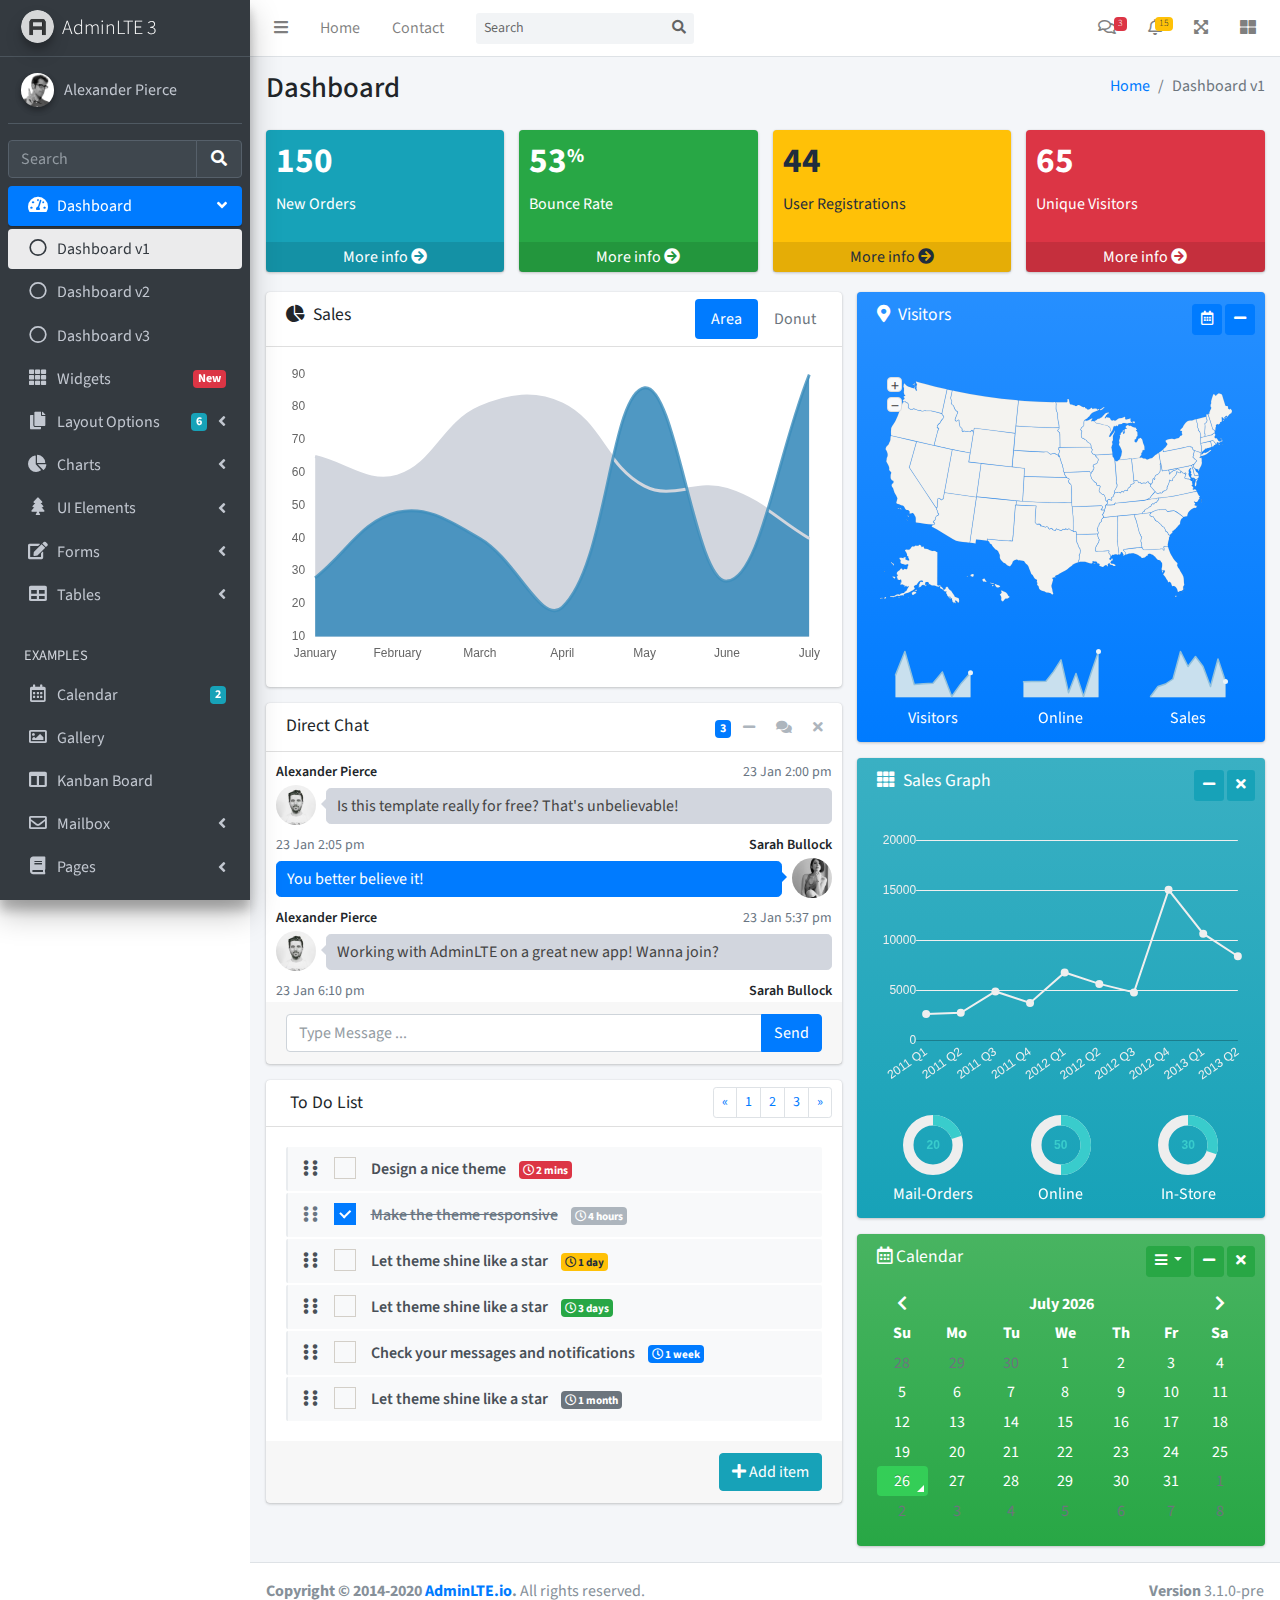
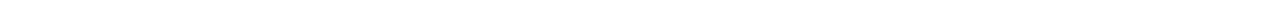
<file: Admin Panel/AdminLTE-master/index.html>
<!DOCTYPE html>
<html lang="en">
<head>
  <meta charset="utf-8">
  <meta name="viewport" content="width=device-width, initial-scale=1">
  <title>AdminLTE 3 | Dashboard</title>

  <!-- Google Font: Source Sans Pro -->
  <link rel="stylesheet" href="https://fonts.googleapis.com/css?family=Source+Sans+Pro:300,400,400i,700&display=fallback">
  <!-- Font Awesome -->
  <link rel="stylesheet" href="plugins/fontawesome-free/css/all.min.css">
  <!-- Ionicons -->
  <link rel="stylesheet" href="https://code.ionicframework.com/ionicons/2.0.1/css/ionicons.min.css">
  <!-- Tempusdominus Bootstrap 4 -->
  <link rel="stylesheet" href="plugins/tempusdominus-bootstrap-4/css/tempusdominus-bootstrap-4.min.css">
  <!-- iCheck -->
  <link rel="stylesheet" href="plugins/icheck-bootstrap/icheck-bootstrap.min.css">
  <!-- JQVMap -->
  <link rel="stylesheet" href="plugins/jqvmap/jqvmap.min.css">
  <!-- Theme style -->
  <link rel="stylesheet" href="dist/css/adminlte.min.css">
  <!-- overlayScrollbars -->
  <link rel="stylesheet" href="plugins/overlayScrollbars/css/OverlayScrollbars.min.css">
  <!-- Daterange picker -->
  <link rel="stylesheet" href="plugins/daterangepicker/daterangepicker.css">
  <!-- summernote -->
  <link rel="stylesheet" href="plugins/summernote/summernote-bs4.min.css">
</head>
<body class="hold-transition sidebar-mini layout-fixed">
<div class="wrapper">

  <!-- Navbar -->
  <nav class="main-header navbar navbar-expand navbar-white navbar-light">
    <!-- Left navbar links -->
    <ul class="navbar-nav">
      <li class="nav-item">
        <a class="nav-link" data-widget="pushmenu" href="#" role="button"><i class="fas fa-bars"></i></a>
      </li>
      <li class="nav-item d-none d-sm-inline-block">
        <a href="index3.html" class="nav-link">Home</a>
      </li>
      <li class="nav-item d-none d-sm-inline-block">
        <a href="#" class="nav-link">Contact</a>
      </li>
    </ul>

    <!-- SEARCH FORM -->
    <form class="form-inline ml-3">
      <div class="input-group input-group-sm">
        <input class="form-control form-control-navbar" type="search" placeholder="Search" aria-label="Search">
        <div class="input-group-append">
          <button class="btn btn-navbar" type="submit">
            <i class="fas fa-search"></i>
          </button>
        </div>
      </div>
    </form>

    <!-- Right navbar links -->
    <ul class="navbar-nav ml-auto">
      <!-- Messages Dropdown Menu -->
      <li class="nav-item dropdown">
        <a class="nav-link" data-toggle="dropdown" href="#">
          <i class="far fa-comments"></i>
          <span class="badge badge-danger navbar-badge">3</span>
        </a>
        <div class="dropdown-menu dropdown-menu-lg dropdown-menu-right">
          <a href="#" class="dropdown-item">
            <!-- Message Start -->
            <div class="media">
              <img src="dist/img/user1-128x128.jpg" alt="User Avatar" class="img-size-50 mr-3 img-circle">
              <div class="media-body">
                <h3 class="dropdown-item-title">
                  Brad Diesel
                  <span class="float-right text-sm text-danger"><i class="fas fa-star"></i></span>
                </h3>
                <p class="text-sm">Call me whenever you can...</p>
                <p class="text-sm text-muted"><i class="far fa-clock mr-1"></i> 4 Hours Ago</p>
              </div>
            </div>
            <!-- Message End -->
          </a>
          <div class="dropdown-divider"></div>
          <a href="#" class="dropdown-item">
            <!-- Message Start -->
            <div class="media">
              <img src="dist/img/user8-128x128.jpg" alt="User Avatar" class="img-size-50 img-circle mr-3">
              <div class="media-body">
                <h3 class="dropdown-item-title">
                  John Pierce
                  <span class="float-right text-sm text-muted"><i class="fas fa-star"></i></span>
                </h3>
                <p class="text-sm">I got your message bro</p>
                <p class="text-sm text-muted"><i class="far fa-clock mr-1"></i> 4 Hours Ago</p>
              </div>
            </div>
            <!-- Message End -->
          </a>
          <div class="dropdown-divider"></div>
          <a href="#" class="dropdown-item">
            <!-- Message Start -->
            <div class="media">
              <img src="dist/img/user3-128x128.jpg" alt="User Avatar" class="img-size-50 img-circle mr-3">
              <div class="media-body">
                <h3 class="dropdown-item-title">
                  Nora Silvester
                  <span class="float-right text-sm text-warning"><i class="fas fa-star"></i></span>
                </h3>
                <p class="text-sm">The subject goes here</p>
                <p class="text-sm text-muted"><i class="far fa-clock mr-1"></i> 4 Hours Ago</p>
              </div>
            </div>
            <!-- Message End -->
          </a>
          <div class="dropdown-divider"></div>
          <a href="#" class="dropdown-item dropdown-footer">See All Messages</a>
        </div>
      </li>
      <!-- Notifications Dropdown Menu -->
      <li class="nav-item dropdown">
        <a class="nav-link" data-toggle="dropdown" href="#">
          <i class="far fa-bell"></i>
          <span class="badge badge-warning navbar-badge">15</span>
        </a>
        <div class="dropdown-menu dropdown-menu-lg dropdown-menu-right">
          <span class="dropdown-item dropdown-header">15 Notifications</span>
          <div class="dropdown-divider"></div>
          <a href="#" class="dropdown-item">
            <i class="fas fa-envelope mr-2"></i> 4 new messages
            <span class="float-right text-muted text-sm">3 mins</span>
          </a>
          <div class="dropdown-divider"></div>
          <a href="#" class="dropdown-item">
            <i class="fas fa-users mr-2"></i> 8 friend requests
            <span class="float-right text-muted text-sm">12 hours</span>
          </a>
          <div class="dropdown-divider"></div>
          <a href="#" class="dropdown-item">
            <i class="fas fa-file mr-2"></i> 3 new reports
            <span class="float-right text-muted text-sm">2 days</span>
          </a>
          <div class="dropdown-divider"></div>
          <a href="#" class="dropdown-item dropdown-footer">See All Notifications</a>
        </div>
      </li>
      <li class="nav-item">
        <a class="nav-link" data-widget="fullscreen" href="#" role="button">
          <i class="fas fa-expand-arrows-alt"></i>
        </a>
      </li>
      <li class="nav-item">
        <a class="nav-link" data-widget="control-sidebar" data-slide="true" href="#" role="button">
          <i class="fas fa-th-large"></i>
        </a>
      </li>
    </ul>
  </nav>
  <!-- /.navbar -->

  <!-- Main Sidebar Container -->
  <aside class="main-sidebar sidebar-dark-primary elevation-4">
    <!-- Brand Logo -->
    <a href="index3.html" class="brand-link">
      <img src="dist/img/AdminLTELogo.png" alt="AdminLTE Logo" class="brand-image img-circle elevation-3" style="opacity: .8">
      <span class="brand-text font-weight-light">AdminLTE 3</span>
    </a>

    <!-- Sidebar -->
    <div class="sidebar">
      <!-- Sidebar user panel (optional) -->
      <div class="user-panel mt-3 pb-3 mb-3 d-flex">
        <div class="image">
          <img src="dist/img/user2-160x160.jpg" class="img-circle elevation-2" alt="User Image">
        </div>
        <div class="info">
          <a href="#" class="d-block">Alexander Pierce</a>
        </div>
      </div>

      <!-- SidebarSearch Form -->
      <div class="form-inline">
        <div class="input-group" data-widget="sidebar-search">
          <input class="form-control form-control-sidebar" type="search" placeholder="Search" aria-label="Search">
          <div class="input-group-append">
            <button class="btn btn-sidebar">
              <i class="fas fa-search fa-fw"></i>
            </button>
          </div>
        </div>
      </div>

      <!-- Sidebar Menu -->
      <nav class="mt-2">
        <ul class="nav nav-pills nav-sidebar flex-column" data-widget="treeview" role="menu" data-accordion="false">
          <!-- Add icons to the links using the .nav-icon class
               with font-awesome or any other icon font library -->
          <li class="nav-item menu-open">
            <a href="#" class="nav-link active">
              <i class="nav-icon fas fa-tachometer-alt"></i>
              <p>
                Dashboard
                <i class="right fas fa-angle-left"></i>
              </p>
            </a>
            <ul class="nav nav-treeview">
              <li class="nav-item">
                <a href="./index.html" class="nav-link active">
                  <i class="far fa-circle nav-icon"></i>
                  <p>Dashboard v1</p>
                </a>
              </li>
              <li class="nav-item">
                <a href="./index2.html" class="nav-link">
                  <i class="far fa-circle nav-icon"></i>
                  <p>Dashboard v2</p>
                </a>
              </li>
              <li class="nav-item">
                <a href="./index3.html" class="nav-link">
                  <i class="far fa-circle nav-icon"></i>
                  <p>Dashboard v3</p>
                </a>
              </li>
            </ul>
          </li>
          <li class="nav-item">
            <a href="pages/widgets.html" class="nav-link">
              <i class="nav-icon fas fa-th"></i>
              <p>
                Widgets
                <span class="right badge badge-danger">New</span>
              </p>
            </a>
          </li>
          <li class="nav-item">
            <a href="#" class="nav-link">
              <i class="nav-icon fas fa-copy"></i>
              <p>
                Layout Options
                <i class="fas fa-angle-left right"></i>
                <span class="badge badge-info right">6</span>
              </p>
            </a>
            <ul class="nav nav-treeview">
              <li class="nav-item">
                <a href="pages/layout/top-nav.html" class="nav-link">
                  <i class="far fa-circle nav-icon"></i>
                  <p>Top Navigation</p>
                </a>
              </li>
              <li class="nav-item">
                <a href="pages/layout/top-nav-sidebar.html" class="nav-link">
                  <i class="far fa-circle nav-icon"></i>
                  <p>Top Navigation + Sidebar</p>
                </a>
              </li>
              <li class="nav-item">
                <a href="pages/layout/boxed.html" class="nav-link">
                  <i class="far fa-circle nav-icon"></i>
                  <p>Boxed</p>
                </a>
              </li>
              <li class="nav-item">
                <a href="pages/layout/fixed-sidebar.html" class="nav-link">
                  <i class="far fa-circle nav-icon"></i>
                  <p>Fixed Sidebar</p>
                </a>
              </li>
              <li class="nav-item">
                <a href="pages/layout/fixed-sidebar-custom.html" class="nav-link">
                  <i class="far fa-circle nav-icon"></i>
                  <p>Fixed Sidebar <small>+ Custom Area</small></p>
                </a>
              </li>
              <li class="nav-item">
                <a href="pages/layout/fixed-topnav.html" class="nav-link">
                  <i class="far fa-circle nav-icon"></i>
                  <p>Fixed Navbar</p>
                </a>
              </li>
              <li class="nav-item">
                <a href="pages/layout/fixed-footer.html" class="nav-link">
                  <i class="far fa-circle nav-icon"></i>
                  <p>Fixed Footer</p>
                </a>
              </li>
              <li class="nav-item">
                <a href="pages/layout/collapsed-sidebar.html" class="nav-link">
                  <i class="far fa-circle nav-icon"></i>
                  <p>Collapsed Sidebar</p>
                </a>
              </li>
            </ul>
          </li>
          <li class="nav-item">
            <a href="#" class="nav-link">
              <i class="nav-icon fas fa-chart-pie"></i>
              <p>
                Charts
                <i class="right fas fa-angle-left"></i>
              </p>
            </a>
            <ul class="nav nav-treeview">
              <li class="nav-item">
                <a href="pages/charts/chartjs.html" class="nav-link">
                  <i class="far fa-circle nav-icon"></i>
                  <p>ChartJS</p>
                </a>
              </li>
              <li class="nav-item">
                <a href="pages/charts/flot.html" class="nav-link">
                  <i class="far fa-circle nav-icon"></i>
                  <p>Flot</p>
                </a>
              </li>
              <li class="nav-item">
                <a href="pages/charts/inline.html" class="nav-link">
                  <i class="far fa-circle nav-icon"></i>
                  <p>Inline</p>
                </a>
              </li>
            </ul>
          </li>
          <li class="nav-item">
            <a href="#" class="nav-link">
              <i class="nav-icon fas fa-tree"></i>
              <p>
                UI Elements
                <i class="fas fa-angle-left right"></i>
              </p>
            </a>
            <ul class="nav nav-treeview">
              <li class="nav-item">
                <a href="pages/UI/general.html" class="nav-link">
                  <i class="far fa-circle nav-icon"></i>
                  <p>General</p>
                </a>
              </li>
              <li class="nav-item">
                <a href="pages/UI/icons.html" class="nav-link">
                  <i class="far fa-circle nav-icon"></i>
                  <p>Icons</p>
                </a>
              </li>
              <li class="nav-item">
                <a href="pages/UI/buttons.html" class="nav-link">
                  <i class="far fa-circle nav-icon"></i>
                  <p>Buttons</p>
                </a>
              </li>
              <li class="nav-item">
                <a href="pages/UI/sliders.html" class="nav-link">
                  <i class="far fa-circle nav-icon"></i>
                  <p>Sliders</p>
                </a>
              </li>
              <li class="nav-item">
                <a href="pages/UI/modals.html" class="nav-link">
                  <i class="far fa-circle nav-icon"></i>
                  <p>Modals & Alerts</p>
                </a>
              </li>
              <li class="nav-item">
                <a href="pages/UI/navbar.html" class="nav-link">
                  <i class="far fa-circle nav-icon"></i>
                  <p>Navbar & Tabs</p>
                </a>
              </li>
              <li class="nav-item">
                <a href="pages/UI/timeline.html" class="nav-link">
                  <i class="far fa-circle nav-icon"></i>
                  <p>Timeline</p>
                </a>
              </li>
              <li class="nav-item">
                <a href="pages/UI/ribbons.html" class="nav-link">
                  <i class="far fa-circle nav-icon"></i>
                  <p>Ribbons</p>
                </a>
              </li>
            </ul>
          </li>
          <li class="nav-item">
            <a href="#" class="nav-link">
              <i class="nav-icon fas fa-edit"></i>
              <p>
                Forms
                <i class="fas fa-angle-left right"></i>
              </p>
            </a>
            <ul class="nav nav-treeview">
              <li class="nav-item">
                <a href="pages/forms/general.html" class="nav-link">
                  <i class="far fa-circle nav-icon"></i>
                  <p>General Elements</p>
                </a>
              </li>
              <li class="nav-item">
                <a href="pages/forms/advanced.html" class="nav-link">
                  <i class="far fa-circle nav-icon"></i>
                  <p>Advanced Elements</p>
                </a>
              </li>
              <li class="nav-item">
                <a href="pages/forms/editors.html" class="nav-link">
                  <i class="far fa-circle nav-icon"></i>
                  <p>Editors</p>
                </a>
              </li>
              <li class="nav-item">
                <a href="pages/forms/validation.html" class="nav-link">
                  <i class="far fa-circle nav-icon"></i>
                  <p>Validation</p>
                </a>
              </li>
            </ul>
          </li>
          <li class="nav-item">
            <a href="#" class="nav-link">
              <i class="nav-icon fas fa-table"></i>
              <p>
                Tables
                <i class="fas fa-angle-left right"></i>
              </p>
            </a>
            <ul class="nav nav-treeview">
              <li class="nav-item">
                <a href="pages/tables/simple.html" class="nav-link">
                  <i class="far fa-circle nav-icon"></i>
                  <p>Simple Tables</p>
                </a>
              </li>
              <li class="nav-item">
                <a href="pages/tables/data.html" class="nav-link">
                  <i class="far fa-circle nav-icon"></i>
                  <p>DataTables</p>
                </a>
              </li>
              <li class="nav-item">
                <a href="pages/tables/jsgrid.html" class="nav-link">
                  <i class="far fa-circle nav-icon"></i>
                  <p>jsGrid</p>
                </a>
              </li>
            </ul>
          </li>
          <li class="nav-header">EXAMPLES</li>
          <li class="nav-item">
            <a href="pages/calendar.html" class="nav-link">
              <i class="nav-icon far fa-calendar-alt"></i>
              <p>
                Calendar
                <span class="badge badge-info right">2</span>
              </p>
            </a>
          </li>
          <li class="nav-item">
            <a href="pages/gallery.html" class="nav-link">
              <i class="nav-icon far fa-image"></i>
              <p>
                Gallery
              </p>
            </a>
          </li>
          <li class="nav-item">
            <a href="pages/kanban.html" class="nav-link">
              <i class="nav-icon fas fa-columns"></i>
              <p>
                Kanban Board
              </p>
            </a>
          </li>
          <li class="nav-item">
            <a href="#" class="nav-link">
              <i class="nav-icon far fa-envelope"></i>
              <p>
                Mailbox
                <i class="fas fa-angle-left right"></i>
              </p>
            </a>
            <ul class="nav nav-treeview">
              <li class="nav-item">
                <a href="pages/mailbox/mailbox.html" class="nav-link">
                  <i class="far fa-circle nav-icon"></i>
                  <p>Inbox</p>
                </a>
              </li>
              <li class="nav-item">
                <a href="pages/mailbox/compose.html" class="nav-link">
                  <i class="far fa-circle nav-icon"></i>
                  <p>Compose</p>
                </a>
              </li>
              <li class="nav-item">
                <a href="pages/mailbox/read-mail.html" class="nav-link">
                  <i class="far fa-circle nav-icon"></i>
                  <p>Read</p>
                </a>
              </li>
            </ul>
          </li>
          <li class="nav-item">
            <a href="#" class="nav-link">
              <i class="nav-icon fas fa-book"></i>
              <p>
                Pages
                <i class="fas fa-angle-left right"></i>
              </p>
            </a>
            <ul class="nav nav-treeview">
              <li class="nav-item">
                <a href="pages/examples/invoice.html" class="nav-link">
                  <i class="far fa-circle nav-icon"></i>
                  <p>Invoice</p>
                </a>
              </li>
              <li class="nav-item">
                <a href="pages/examples/profile.html" class="nav-link">
                  <i class="far fa-circle nav-icon"></i>
                  <p>Profile</p>
                </a>
              </li>
              <li class="nav-item">
                <a href="pages/examples/e-commerce.html" class="nav-link">
                  <i class="far fa-circle nav-icon"></i>
                  <p>E-commerce</p>
                </a>
              </li>
              <li class="nav-item">
                <a href="pages/examples/projects.html" class="nav-link">
                  <i class="far fa-circle nav-icon"></i>
                  <p>Projects</p>
                </a>
              </li>
              <li class="nav-item">
                <a href="pages/examples/project-add.html" class="nav-link">
                  <i class="far fa-circle nav-icon"></i>
                  <p>Project Add</p>
                </a>
              </li>
              <li class="nav-item">
                <a href="pages/examples/project-edit.html" class="nav-link">
                  <i class="far fa-circle nav-icon"></i>
                  <p>Project Edit</p>
                </a>
              </li>
              <li class="nav-item">
                <a href="pages/examples/project-detail.html" class="nav-link">
                  <i class="far fa-circle nav-icon"></i>
                  <p>Project Detail</p>
                </a>
              </li>
              <li class="nav-item">
                <a href="pages/examples/contacts.html" class="nav-link">
                  <i class="far fa-circle nav-icon"></i>
                  <p>Contacts</p>
                </a>
              </li>
              <li class="nav-item">
                <a href="pages/examples/faq.html" class="nav-link active">
                  <i class="far fa-circle nav-icon"></i>
                  <p>FAQ</p>
                </a>
              </li>
              <li class="nav-item">
                <a href="pages/examples/contact-us.html" class="nav-link">
                  <i class="far fa-circle nav-icon"></i>
                  <p>Contact us</p>
                </a>
              </li>
            </ul>
          </li>
          <li class="nav-item">
            <a href="#" class="nav-link">
              <i class="nav-icon far fa-plus-square"></i>
              <p>
                Extras
                <i class="fas fa-angle-left right"></i>
              </p>
            </a>
            <ul class="nav nav-treeview">
              <li class="nav-item">
                <a href="#" class="nav-link">
                  <i class="far fa-circle nav-icon"></i>
                  <p>
                    Login & Register v1
                    <i class="fas fa-angle-left right"></i>
                  </p>
                </a>
                <ul class="nav nav-treeview">
                  <li class="nav-item">
                    <a href="pages/examples/login.html" class="nav-link">
                      <i class="far fa-circle nav-icon"></i>
                      <p>Login v1</p>
                    </a>
                  </li>
                  <li class="nav-item">
                    <a href="pages/examples/register.html" class="nav-link">
                      <i class="far fa-circle nav-icon"></i>
                      <p>Register v1</p>
                    </a>
                  </li>
                  <li class="nav-item">
                    <a href="pages/examples/forgot-password.html" class="nav-link">
                      <i class="far fa-circle nav-icon"></i>
                      <p>Forgot Password v1</p>
                    </a>
                  </li>
                  <li class="nav-item">
                    <a href="pages/examples/recover-password.html" class="nav-link">
                      <i class="far fa-circle nav-icon"></i>
                      <p>Recover Password v1</p>
                    </a>
                  </li>
                </ul>
              </li>
              <li class="nav-item">
                <a href="#" class="nav-link">
                  <i class="far fa-circle nav-icon"></i>
                  <p>
                    Login & Register v2
                    <i class="fas fa-angle-left right"></i>
                  </p>
                </a>
                <ul class="nav nav-treeview">
                  <li class="nav-item">
                    <a href="pages/examples/login-v2.html" class="nav-link">
                      <i class="far fa-circle nav-icon"></i>
                      <p>Login v2</p>
                    </a>
                  </li>
                  <li class="nav-item">
                    <a href="pages/examples/register-v2.html" class="nav-link">
                      <i class="far fa-circle nav-icon"></i>
                      <p>Register v2</p>
                    </a>
                  </li>
                  <li class="nav-item">
                    <a href="pages/examples/forgot-password-v2.html" class="nav-link">
                      <i class="far fa-circle nav-icon"></i>
                      <p>Forgot Password v2</p>
                    </a>
                  </li>
                  <li class="nav-item">
                    <a href="pages/examples/recover-password-v2.html" class="nav-link">
                      <i class="far fa-circle nav-icon"></i>
                      <p>Recover Password v2</p>
                    </a>
                  </li>
                </ul>
              </li>
              <li class="nav-item">
                <a href="pages/examples/lockscreen.html" class="nav-link">
                  <i class="far fa-circle nav-icon"></i>
                  <p>Lockscreen</p>
                </a>
              </li>
              <li class="nav-item">
                <a href="pages/examples/legacy-user-menu.html" class="nav-link">
                  <i class="far fa-circle nav-icon"></i>
                  <p>Legacy User Menu</p>
                </a>
              </li>
              <li class="nav-item">
                <a href="pages/examples/language-menu.html" class="nav-link">
                  <i class="far fa-circle nav-icon"></i>
                  <p>Language Menu</p>
                </a>
              </li>
              <li class="nav-item">
                <a href="pages/examples/404.html" class="nav-link">
                  <i class="far fa-circle nav-icon"></i>
                  <p>Error 404</p>
                </a>
              </li>
              <li class="nav-item">
                <a href="pages/examples/500.html" class="nav-link">
                  <i class="far fa-circle nav-icon"></i>
                  <p>Error 500</p>
                </a>
              </li>
              <li class="nav-item">
                <a href="pages/examples/pace.html" class="nav-link">
                  <i class="far fa-circle nav-icon"></i>
                  <p>Pace</p>
                </a>
              </li>
              <li class="nav-item">
                <a href="pages/examples/blank.html" class="nav-link">
                  <i class="far fa-circle nav-icon"></i>
                  <p>Blank Page</p>
                </a>
              </li>
              <li class="nav-item">
                <a href="starter.html" class="nav-link">
                  <i class="far fa-circle nav-icon"></i>
                  <p>Starter Page</p>
                </a>
              </li>
            </ul>
          </li>
          <li class="nav-item">
            <a href="#" class="nav-link">
              <i class="nav-icon fas fa-search"></i>
              <p>
                Search
                <i class="fas fa-angle-left right"></i>
              </p>
            </a>
            <ul class="nav nav-treeview">
              <li class="nav-item">
                <a href="pages/search/simple.html" class="nav-link">
                  <i class="far fa-circle nav-icon"></i>
                  <p>Simple Search</p>
                </a>
              </li>
              <li class="nav-item">
                <a href="pages/search/enhanced.html" class="nav-link">
                  <i class="far fa-circle nav-icon"></i>
                  <p>Enhanced</p>
                </a>
              </li>
            </ul>
          </li>
          <li class="nav-header">MISCELLANEOUS</li>
          <li class="nav-item">
            <a href="https://adminlte.io/docs/3.0/" class="nav-link">
              <i class="nav-icon fas fa-file"></i>
              <p>Documentation</p>
            </a>
          </li>
          <li class="nav-header">MULTI LEVEL EXAMPLE</li>
          <li class="nav-item">
            <a href="#" class="nav-link">
              <i class="fas fa-circle nav-icon"></i>
              <p>Level 1</p>
            </a>
          </li>
          <li class="nav-item">
            <a href="#" class="nav-link">
              <i class="nav-icon fas fa-circle"></i>
              <p>
                Level 1
                <i class="right fas fa-angle-left"></i>
              </p>
            </a>
            <ul class="nav nav-treeview">
              <li class="nav-item">
                <a href="#" class="nav-link">
                  <i class="far fa-circle nav-icon"></i>
                  <p>Level 2</p>
                </a>
              </li>
              <li class="nav-item">
                <a href="#" class="nav-link">
                  <i class="far fa-circle nav-icon"></i>
                  <p>
                    Level 2
                    <i class="right fas fa-angle-left"></i>
                  </p>
                </a>
                <ul class="nav nav-treeview">
                  <li class="nav-item">
                    <a href="#" class="nav-link">
                      <i class="far fa-dot-circle nav-icon"></i>
                      <p>Level 3</p>
                    </a>
                  </li>
                  <li class="nav-item">
                    <a href="#" class="nav-link">
                      <i class="far fa-dot-circle nav-icon"></i>
                      <p>Level 3</p>
                    </a>
                  </li>
                  <li class="nav-item">
                    <a href="#" class="nav-link">
                      <i class="far fa-dot-circle nav-icon"></i>
                      <p>Level 3</p>
                    </a>
                  </li>
                </ul>
              </li>
              <li class="nav-item">
                <a href="#" class="nav-link">
                  <i class="far fa-circle nav-icon"></i>
                  <p>Level 2</p>
                </a>
              </li>
            </ul>
          </li>
          <li class="nav-item">
            <a href="#" class="nav-link">
              <i class="fas fa-circle nav-icon"></i>
              <p>Level 1</p>
            </a>
          </li>
          <li class="nav-header">LABELS</li>
          <li class="nav-item">
            <a href="#" class="nav-link">
              <i class="nav-icon far fa-circle text-danger"></i>
              <p class="text">Important</p>
            </a>
          </li>
          <li class="nav-item">
            <a href="#" class="nav-link">
              <i class="nav-icon far fa-circle text-warning"></i>
              <p>Warning</p>
            </a>
          </li>
          <li class="nav-item">
            <a href="#" class="nav-link">
              <i class="nav-icon far fa-circle text-info"></i>
              <p>Informational</p>
            </a>
          </li>
        </ul>
      </nav>
      <!-- /.sidebar-menu -->
    </div>
    <!-- /.sidebar -->
  </aside>

  <!-- Content Wrapper. Contains page content -->
  <div class="content-wrapper">
    <!-- Content Header (Page header) -->
    <div class="content-header">
      <div class="container-fluid">
        <div class="row mb-2">
          <div class="col-sm-6">
            <h1 class="m-0">Dashboard</h1>
          </div><!-- /.col -->
          <div class="col-sm-6">
            <ol class="breadcrumb float-sm-right">
              <li class="breadcrumb-item"><a href="#">Home</a></li>
              <li class="breadcrumb-item active">Dashboard v1</li>
            </ol>
          </div><!-- /.col -->
        </div><!-- /.row -->
      </div><!-- /.container-fluid -->
    </div>
    <!-- /.content-header -->

    <!-- Main content -->
    <section class="content">
      <div class="container-fluid">
        <!-- Small boxes (Stat box) -->
        <div class="row">
          <div class="col-lg-3 col-6">
            <!-- small box -->
            <div class="small-box bg-info">
              <div class="inner">
                <h3>150</h3>

                <p>New Orders</p>
              </div>
              <div class="icon">
                <i class="ion ion-bag"></i>
              </div>
              <a href="#" class="small-box-footer">More info <i class="fas fa-arrow-circle-right"></i></a>
            </div>
          </div>
          <!-- ./col -->
          <div class="col-lg-3 col-6">
            <!-- small box -->
            <div class="small-box bg-success">
              <div class="inner">
                <h3>53<sup style="font-size: 20px">%</sup></h3>

                <p>Bounce Rate</p>
              </div>
              <div class="icon">
                <i class="ion ion-stats-bars"></i>
              </div>
              <a href="#" class="small-box-footer">More info <i class="fas fa-arrow-circle-right"></i></a>
            </div>
          </div>
          <!-- ./col -->
          <div class="col-lg-3 col-6">
            <!-- small box -->
            <div class="small-box bg-warning">
              <div class="inner">
                <h3>44</h3>

                <p>User Registrations</p>
              </div>
              <div class="icon">
                <i class="ion ion-person-add"></i>
              </div>
              <a href="#" class="small-box-footer">More info <i class="fas fa-arrow-circle-right"></i></a>
            </div>
          </div>
          <!-- ./col -->
          <div class="col-lg-3 col-6">
            <!-- small box -->
            <div class="small-box bg-danger">
              <div class="inner">
                <h3>65</h3>

                <p>Unique Visitors</p>
              </div>
              <div class="icon">
                <i class="ion ion-pie-graph"></i>
              </div>
              <a href="#" class="small-box-footer">More info <i class="fas fa-arrow-circle-right"></i></a>
            </div>
          </div>
          <!-- ./col -->
        </div>
        <!-- /.row -->
        <!-- Main row -->
        <div class="row">
          <!-- Left col -->
          <section class="col-lg-7 connectedSortable">
            <!-- Custom tabs (Charts with tabs)-->
            <div class="card">
              <div class="card-header">
                <h3 class="card-title">
                  <i class="fas fa-chart-pie mr-1"></i>
                  Sales
                </h3>
                <div class="card-tools">
                  <ul class="nav nav-pills ml-auto">
                    <li class="nav-item">
                      <a class="nav-link active" href="#revenue-chart" data-toggle="tab">Area</a>
                    </li>
                    <li class="nav-item">
                      <a class="nav-link" href="#sales-chart" data-toggle="tab">Donut</a>
                    </li>
                  </ul>
                </div>
              </div><!-- /.card-header -->
              <div class="card-body">
                <div class="tab-content p-0">
                  <!-- Morris chart - Sales -->
                  <div class="chart tab-pane active" id="revenue-chart"
                       style="position: relative; height: 300px;">
                      <canvas id="revenue-chart-canvas" height="300" style="height: 300px;"></canvas>
                   </div>
                  <div class="chart tab-pane" id="sales-chart" style="position: relative; height: 300px;">
                    <canvas id="sales-chart-canvas" height="300" style="height: 300px;"></canvas>
                  </div>
                </div>
              </div><!-- /.card-body -->
            </div>
            <!-- /.card -->

            <!-- DIRECT CHAT -->
            <div class="card direct-chat direct-chat-primary">
              <div class="card-header">
                <h3 class="card-title">Direct Chat</h3>

                <div class="card-tools">
                  <span title="3 New Messages" class="badge badge-primary">3</span>
                  <button type="button" class="btn btn-tool" data-card-widget="collapse">
                    <i class="fas fa-minus"></i>
                  </button>
                  <button type="button" class="btn btn-tool" title="Contacts" data-widget="chat-pane-toggle">
                    <i class="fas fa-comments"></i>
                  </button>
                  <button type="button" class="btn btn-tool" data-card-widget="remove">
                    <i class="fas fa-times"></i>
                  </button>
                </div>
              </div>
              <!-- /.card-header -->
              <div class="card-body">
                <!-- Conversations are loaded here -->
                <div class="direct-chat-messages">
                  <!-- Message. Default to the left -->
                  <div class="direct-chat-msg">
                    <div class="direct-chat-infos clearfix">
                      <span class="direct-chat-name float-left">Alexander Pierce</span>
                      <span class="direct-chat-timestamp float-right">23 Jan 2:00 pm</span>
                    </div>
                    <!-- /.direct-chat-infos -->
                    <img class="direct-chat-img" src="dist/img/user1-128x128.jpg" alt="message user image">
                    <!-- /.direct-chat-img -->
                    <div class="direct-chat-text">
                      Is this template really for free? That's unbelievable!
                    </div>
                    <!-- /.direct-chat-text -->
                  </div>
                  <!-- /.direct-chat-msg -->

                  <!-- Message to the right -->
                  <div class="direct-chat-msg right">
                    <div class="direct-chat-infos clearfix">
                      <span class="direct-chat-name float-right">Sarah Bullock</span>
                      <span class="direct-chat-timestamp float-left">23 Jan 2:05 pm</span>
                    </div>
                    <!-- /.direct-chat-infos -->
                    <img class="direct-chat-img" src="dist/img/user3-128x128.jpg" alt="message user image">
                    <!-- /.direct-chat-img -->
                    <div class="direct-chat-text">
                      You better believe it!
                    </div>
                    <!-- /.direct-chat-text -->
                  </div>
                  <!-- /.direct-chat-msg -->

                  <!-- Message. Default to the left -->
                  <div class="direct-chat-msg">
                    <div class="direct-chat-infos clearfix">
                      <span class="direct-chat-name float-left">Alexander Pierce</span>
                      <span class="direct-chat-timestamp float-right">23 Jan 5:37 pm</span>
                    </div>
                    <!-- /.direct-chat-infos -->
                    <img class="direct-chat-img" src="dist/img/user1-128x128.jpg" alt="message user image">
                    <!-- /.direct-chat-img -->
                    <div class="direct-chat-text">
                      Working with AdminLTE on a great new app! Wanna join?
                    </div>
                    <!-- /.direct-chat-text -->
                  </div>
                  <!-- /.direct-chat-msg -->

                  <!-- Message to the right -->
                  <div class="direct-chat-msg right">
                    <div class="direct-chat-infos clearfix">
                      <span class="direct-chat-name float-right">Sarah Bullock</span>
                      <span class="direct-chat-timestamp float-left">23 Jan 6:10 pm</span>
                    </div>
                    <!-- /.direct-chat-infos -->
                    <img class="direct-chat-img" src="dist/img/user3-128x128.jpg" alt="message user image">
                    <!-- /.direct-chat-img -->
                    <div class="direct-chat-text">
                      I would love to.
                    </div>
                    <!-- /.direct-chat-text -->
                  </div>
                  <!-- /.direct-chat-msg -->

                </div>
                <!--/.direct-chat-messages-->

                <!-- Contacts are loaded here -->
                <div class="direct-chat-contacts">
                  <ul class="contacts-list">
                    <li>
                      <a href="#">
                        <img class="contacts-list-img" src="dist/img/user1-128x128.jpg" alt="User Avatar">

                        <div class="contacts-list-info">
                          <span class="contacts-list-name">
                            Count Dracula
                            <small class="contacts-list-date float-right">2/28/2015</small>
                          </span>
                          <span class="contacts-list-msg">How have you been? I was...</span>
                        </div>
                        <!-- /.contacts-list-info -->
                      </a>
                    </li>
                    <!-- End Contact Item -->
                    <li>
                      <a href="#">
                        <img class="contacts-list-img" src="dist/img/user7-128x128.jpg" alt="User Avatar">

                        <div class="contacts-list-info">
                          <span class="contacts-list-name">
                            Sarah Doe
                            <small class="contacts-list-date float-right">2/23/2015</small>
                          </span>
                          <span class="contacts-list-msg">I will be waiting for...</span>
                        </div>
                        <!-- /.contacts-list-info -->
                      </a>
                    </li>
                    <!-- End Contact Item -->
                    <li>
                      <a href="#">
                        <img class="contacts-list-img" src="dist/img/user3-128x128.jpg" alt="User Avatar">

                        <div class="contacts-list-info">
                          <span class="contacts-list-name">
                            Nadia Jolie
                            <small class="contacts-list-date float-right">2/20/2015</small>
                          </span>
                          <span class="contacts-list-msg">I'll call you back at...</span>
                        </div>
                        <!-- /.contacts-list-info -->
                      </a>
                    </li>
                    <!-- End Contact Item -->
                    <li>
                      <a href="#">
                        <img class="contacts-list-img" src="dist/img/user5-128x128.jpg" alt="User Avatar">

                        <div class="contacts-list-info">
                          <span class="contacts-list-name">
                            Nora S. Vans
                            <small class="contacts-list-date float-right">2/10/2015</small>
                          </span>
                          <span class="contacts-list-msg">Where is your new...</span>
                        </div>
                        <!-- /.contacts-list-info -->
                      </a>
                    </li>
                    <!-- End Contact Item -->
                    <li>
                      <a href="#">
                        <img class="contacts-list-img" src="dist/img/user6-128x128.jpg" alt="User Avatar">

                        <div class="contacts-list-info">
                          <span class="contacts-list-name">
                            John K.
                            <small class="contacts-list-date float-right">1/27/2015</small>
                          </span>
                          <span class="contacts-list-msg">Can I take a look at...</span>
                        </div>
                        <!-- /.contacts-list-info -->
                      </a>
                    </li>
                    <!-- End Contact Item -->
                    <li>
                      <a href="#">
                        <img class="contacts-list-img" src="dist/img/user8-128x128.jpg" alt="User Avatar">

                        <div class="contacts-list-info">
                          <span class="contacts-list-name">
                            Kenneth M.
                            <small class="contacts-list-date float-right">1/4/2015</small>
                          </span>
                          <span class="contacts-list-msg">Never mind I found...</span>
                        </div>
                        <!-- /.contacts-list-info -->
                      </a>
                    </li>
                    <!-- End Contact Item -->
                  </ul>
                  <!-- /.contacts-list -->
                </div>
                <!-- /.direct-chat-pane -->
              </div>
              <!-- /.card-body -->
              <div class="card-footer">
                <form action="#" method="post">
                  <div class="input-group">
                    <input type="text" name="message" placeholder="Type Message ..." class="form-control">
                    <span class="input-group-append">
                      <button type="button" class="btn btn-primary">Send</button>
                    </span>
                  </div>
                </form>
              </div>
              <!-- /.card-footer-->
            </div>
            <!--/.direct-chat -->

            <!-- TO DO List -->
            <div class="card">
              <div class="card-header">
                <h3 class="card-title">
                  <i class="ion ion-clipboard mr-1"></i>
                  To Do List
                </h3>

                <div class="card-tools">
                  <ul class="pagination pagination-sm">
                    <li class="page-item"><a href="#" class="page-link">&laquo;</a></li>
                    <li class="page-item"><a href="#" class="page-link">1</a></li>
                    <li class="page-item"><a href="#" class="page-link">2</a></li>
                    <li class="page-item"><a href="#" class="page-link">3</a></li>
                    <li class="page-item"><a href="#" class="page-link">&raquo;</a></li>
                  </ul>
                </div>
              </div>
              <!-- /.card-header -->
              <div class="card-body">
                <ul class="todo-list" data-widget="todo-list">
                  <li>
                    <!-- drag handle -->
                    <span class="handle">
                      <i class="fas fa-ellipsis-v"></i>
                      <i class="fas fa-ellipsis-v"></i>
                    </span>
                    <!-- checkbox -->
                    <div  class="icheck-primary d-inline ml-2">
                      <input type="checkbox" value="" name="todo1" id="todoCheck1">
                      <label for="todoCheck1"></label>
                    </div>
                    <!-- todo text -->
                    <span class="text">Design a nice theme</span>
                    <!-- Emphasis label -->
                    <small class="badge badge-danger"><i class="far fa-clock"></i> 2 mins</small>
                    <!-- General tools such as edit or delete-->
                    <div class="tools">
                      <i class="fas fa-edit"></i>
                      <i class="fas fa-trash-o"></i>
                    </div>
                  </li>
                  <li>
                    <span class="handle">
                      <i class="fas fa-ellipsis-v"></i>
                      <i class="fas fa-ellipsis-v"></i>
                    </span>
                    <div  class="icheck-primary d-inline ml-2">
                      <input type="checkbox" value="" name="todo2" id="todoCheck2" checked>
                      <label for="todoCheck2"></label>
                    </div>
                    <span class="text">Make the theme responsive</span>
                    <small class="badge badge-info"><i class="far fa-clock"></i> 4 hours</small>
                    <div class="tools">
                      <i class="fas fa-edit"></i>
                      <i class="fas fa-trash-o"></i>
                    </div>
                  </li>
                  <li>
                    <span class="handle">
                      <i class="fas fa-ellipsis-v"></i>
                      <i class="fas fa-ellipsis-v"></i>
                    </span>
                    <div  class="icheck-primary d-inline ml-2">
                      <input type="checkbox" value="" name="todo3" id="todoCheck3">
                      <label for="todoCheck3"></label>
                    </div>
                    <span class="text">Let theme shine like a star</span>
                    <small class="badge badge-warning"><i class="far fa-clock"></i> 1 day</small>
                    <div class="tools">
                      <i class="fas fa-edit"></i>
                      <i class="fas fa-trash-o"></i>
                    </div>
                  </li>
                  <li>
                    <span class="handle">
                      <i class="fas fa-ellipsis-v"></i>
                      <i class="fas fa-ellipsis-v"></i>
                    </span>
                    <div  class="icheck-primary d-inline ml-2">
                      <input type="checkbox" value="" name="todo4" id="todoCheck4">
                      <label for="todoCheck4"></label>
                    </div>
                    <span class="text">Let theme shine like a star</span>
                    <small class="badge badge-success"><i class="far fa-clock"></i> 3 days</small>
                    <div class="tools">
                      <i class="fas fa-edit"></i>
                      <i class="fas fa-trash-o"></i>
                    </div>
                  </li>
                  <li>
                    <span class="handle">
                      <i class="fas fa-ellipsis-v"></i>
                      <i class="fas fa-ellipsis-v"></i>
                    </span>
                    <div  class="icheck-primary d-inline ml-2">
                      <input type="checkbox" value="" name="todo5" id="todoCheck5">
                      <label for="todoCheck5"></label>
                    </div>
                    <span class="text">Check your messages and notifications</span>
                    <small class="badge badge-primary"><i class="far fa-clock"></i> 1 week</small>
                    <div class="tools">
                      <i class="fas fa-edit"></i>
                      <i class="fas fa-trash-o"></i>
                    </div>
                  </li>
                  <li>
                    <span class="handle">
                      <i class="fas fa-ellipsis-v"></i>
                      <i class="fas fa-ellipsis-v"></i>
                    </span>
                    <div  class="icheck-primary d-inline ml-2">
                      <input type="checkbox" value="" name="todo6" id="todoCheck6">
                      <label for="todoCheck6"></label>
                    </div>
                    <span class="text">Let theme shine like a star</span>
                    <small class="badge badge-secondary"><i class="far fa-clock"></i> 1 month</small>
                    <div class="tools">
                      <i class="fas fa-edit"></i>
                      <i class="fas fa-trash-o"></i>
                    </div>
                  </li>
                </ul>
              </div>
              <!-- /.card-body -->
              <div class="card-footer clearfix">
                <button type="button" class="btn btn-info float-right"><i class="fas fa-plus"></i> Add item</button>
              </div>
            </div>
            <!-- /.card -->
          </section>
          <!-- /.Left col -->
          <!-- right col (We are only adding the ID to make the widgets sortable)-->
          <section class="col-lg-5 connectedSortable">

            <!-- Map card -->
            <div class="card bg-gradient-primary">
              <div class="card-header border-0">
                <h3 class="card-title">
                  <i class="fas fa-map-marker-alt mr-1"></i>
                  Visitors
                </h3>
                <!-- card tools -->
                <div class="card-tools">
                  <button type="button" class="btn btn-primary btn-sm daterange" title="Date range">
                    <i class="far fa-calendar-alt"></i>
                  </button>
                  <button type="button" class="btn btn-primary btn-sm" data-card-widget="collapse" title="Collapse">
                    <i class="fas fa-minus"></i>
                  </button>
                </div>
                <!-- /.card-tools -->
              </div>
              <div class="card-body">
                <div id="world-map" style="height: 250px; width: 100%;"></div>
              </div>
              <!-- /.card-body-->
              <div class="card-footer bg-transparent">
                <div class="row">
                  <div class="col-4 text-center">
                    <div id="sparkline-1"></div>
                    <div class="text-white">Visitors</div>
                  </div>
                  <!-- ./col -->
                  <div class="col-4 text-center">
                    <div id="sparkline-2"></div>
                    <div class="text-white">Online</div>
                  </div>
                  <!-- ./col -->
                  <div class="col-4 text-center">
                    <div id="sparkline-3"></div>
                    <div class="text-white">Sales</div>
                  </div>
                  <!-- ./col -->
                </div>
                <!-- /.row -->
              </div>
            </div>
            <!-- /.card -->

            <!-- solid sales graph -->
            <div class="card bg-gradient-info">
              <div class="card-header border-0">
                <h3 class="card-title">
                  <i class="fas fa-th mr-1"></i>
                  Sales Graph
                </h3>

                <div class="card-tools">
                  <button type="button" class="btn bg-info btn-sm" data-card-widget="collapse">
                    <i class="fas fa-minus"></i>
                  </button>
                  <button type="button" class="btn bg-info btn-sm" data-card-widget="remove">
                    <i class="fas fa-times"></i>
                  </button>
                </div>
              </div>
              <div class="card-body">
                <canvas class="chart" id="line-chart" style="min-height: 250px; height: 250px; max-height: 250px; max-width: 100%;"></canvas>
              </div>
              <!-- /.card-body -->
              <div class="card-footer bg-transparent">
                <div class="row">
                  <div class="col-4 text-center">
                    <input type="text" class="knob" data-readonly="true" value="20" data-width="60" data-height="60"
                           data-fgColor="#39CCCC">

                    <div class="text-white">Mail-Orders</div>
                  </div>
                  <!-- ./col -->
                  <div class="col-4 text-center">
                    <input type="text" class="knob" data-readonly="true" value="50" data-width="60" data-height="60"
                           data-fgColor="#39CCCC">

                    <div class="text-white">Online</div>
                  </div>
                  <!-- ./col -->
                  <div class="col-4 text-center">
                    <input type="text" class="knob" data-readonly="true" value="30" data-width="60" data-height="60"
                           data-fgColor="#39CCCC">

                    <div class="text-white">In-Store</div>
                  </div>
                  <!-- ./col -->
                </div>
                <!-- /.row -->
              </div>
              <!-- /.card-footer -->
            </div>
            <!-- /.card -->

            <!-- Calendar -->
            <div class="card bg-gradient-success">
              <div class="card-header border-0">

                <h3 class="card-title">
                  <i class="far fa-calendar-alt"></i>
                  Calendar
                </h3>
                <!-- tools card -->
                <div class="card-tools">
                  <!-- button with a dropdown -->
                  <div class="btn-group">
                    <button type="button" class="btn btn-success btn-sm dropdown-toggle" data-toggle="dropdown" data-offset="-52">
                      <i class="fas fa-bars"></i>
                    </button>
                    <div class="dropdown-menu" role="menu">
                      <a href="#" class="dropdown-item">Add new event</a>
                      <a href="#" class="dropdown-item">Clear events</a>
                      <div class="dropdown-divider"></div>
                      <a href="#" class="dropdown-item">View calendar</a>
                    </div>
                  </div>
                  <button type="button" class="btn btn-success btn-sm" data-card-widget="collapse">
                    <i class="fas fa-minus"></i>
                  </button>
                  <button type="button" class="btn btn-success btn-sm" data-card-widget="remove">
                    <i class="fas fa-times"></i>
                  </button>
                </div>
                <!-- /. tools -->
              </div>
              <!-- /.card-header -->
              <div class="card-body pt-0">
                <!--The calendar -->
                <div id="calendar" style="width: 100%"></div>
              </div>
              <!-- /.card-body -->
            </div>
            <!-- /.card -->
          </section>
          <!-- right col -->
        </div>
        <!-- /.row (main row) -->
      </div><!-- /.container-fluid -->
    </section>
    <!-- /.content -->
  </div>
  <!-- /.content-wrapper -->
  <footer class="main-footer">
    <strong>Copyright &copy; 2014-2020 <a href="https://adminlte.io">AdminLTE.io</a>.</strong>
    All rights reserved.
    <div class="float-right d-none d-sm-inline-block">
      <b>Version</b> 3.1.0-pre
    </div>
  </footer>

  <!-- Control Sidebar -->
  <aside class="control-sidebar control-sidebar-dark">
    <!-- Control sidebar content goes here -->
  </aside>
  <!-- /.control-sidebar -->
</div>
<!-- ./wrapper -->

<!-- jQuery -->
<script src="plugins/jquery/jquery.min.js"></script>
<!-- jQuery UI 1.11.4 -->
<script src="plugins/jquery-ui/jquery-ui.min.js"></script>
<!-- Resolve conflict in jQuery UI tooltip with Bootstrap tooltip -->
<script>
  $.widget.bridge('uibutton', $.ui.button)
</script>
<!-- Bootstrap 4 -->
<script src="plugins/bootstrap/js/bootstrap.bundle.min.js"></script>
<!-- ChartJS -->
<script src="plugins/chart.js/Chart.min.js"></script>
<!-- Sparkline -->
<script src="plugins/sparklines/sparkline.js"></script>
<!-- JQVMap -->
<script src="plugins/jqvmap/jquery.vmap.min.js"></script>
<script src="plugins/jqvmap/maps/jquery.vmap.usa.js"></script>
<!-- jQuery Knob Chart -->
<script src="plugins/jquery-knob/jquery.knob.min.js"></script>
<!-- daterangepicker -->
<script src="plugins/moment/moment.min.js"></script>
<script src="plugins/daterangepicker/daterangepicker.js"></script>
<!-- Tempusdominus Bootstrap 4 -->
<script src="plugins/tempusdominus-bootstrap-4/js/tempusdominus-bootstrap-4.min.js"></script>
<!-- Summernote -->
<script src="plugins/summernote/summernote-bs4.min.js"></script>
<!-- overlayScrollbars -->
<script src="plugins/overlayScrollbars/js/jquery.overlayScrollbars.min.js"></script>
<!-- AdminLTE App -->
<script src="dist/js/adminlte.js"></script>
<!-- AdminLTE for demo purposes -->
<script src="dist/js/demo.js"></script>
<!-- AdminLTE dashboard demo (This is only for demo purposes) -->
<script src="dist/js/pages/dashboard.js"></script>
</body>
</html>
</file>
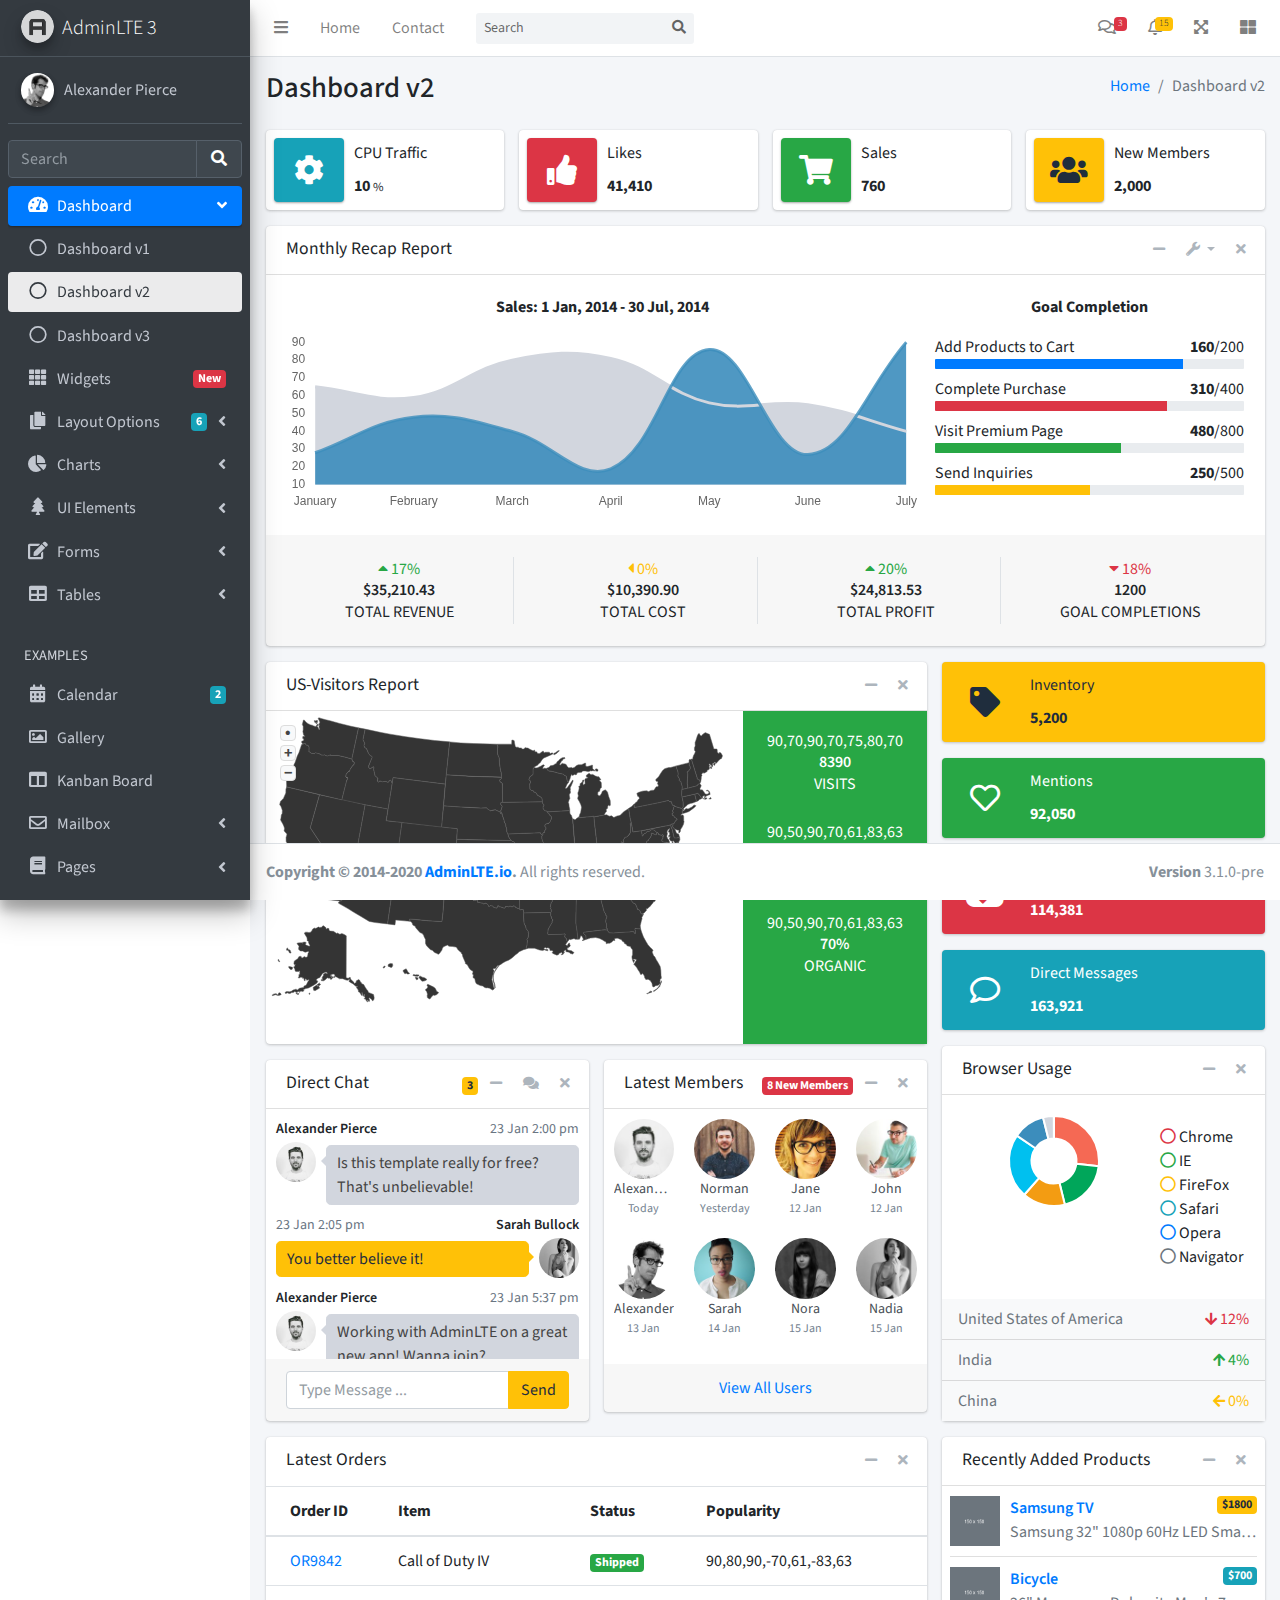
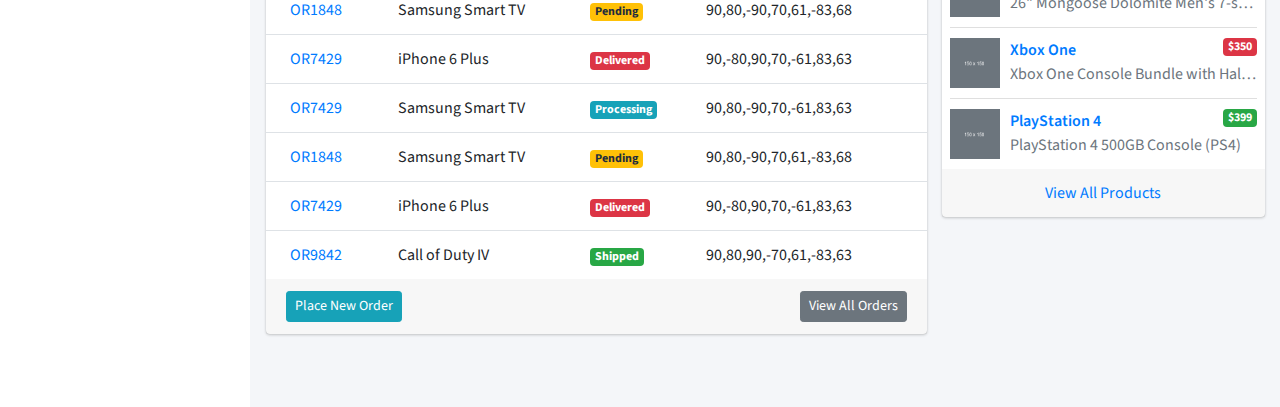
<file: Admin Panel/AdminLTE-master/index2.html>
<!DOCTYPE html>
<html lang="en">
<head>
  <meta charset="utf-8">
  <meta name="viewport" content="width=device-width, initial-scale=1">
  <title>AdminLTE 3 | Dashboard 2</title>

  <!-- Google Font: Source Sans Pro -->
  <link rel="stylesheet" href="https://fonts.googleapis.com/css?family=Source+Sans+Pro:300,400,400i,700&display=fallback">
  <!-- Font Awesome Icons -->
  <link rel="stylesheet" href="plugins/fontawesome-free/css/all.min.css">
  <!-- overlayScrollbars -->
  <link rel="stylesheet" href="plugins/overlayScrollbars/css/OverlayScrollbars.min.css">
  <!-- Theme style -->
  <link rel="stylesheet" href="dist/css/adminlte.min.css">
</head>
<body class="hold-transition sidebar-mini layout-fixed layout-navbar-fixed layout-footer-fixed">
<div class="wrapper">
  <!-- Navbar -->
  <nav class="main-header navbar navbar-expand navbar-white navbar-light">
    <!-- Left navbar links -->
    <ul class="navbar-nav">
      <li class="nav-item">
        <a class="nav-link" data-widget="pushmenu" href="#" role="button"><i class="fas fa-bars"></i></a>
      </li>
      <li class="nav-item d-none d-sm-inline-block">
        <a href="index3.html" class="nav-link">Home</a>
      </li>
      <li class="nav-item d-none d-sm-inline-block">
        <a href="#" class="nav-link">Contact</a>
      </li>
    </ul>

    <!-- SEARCH FORM -->
    <form class="form-inline ml-3">
      <div class="input-group input-group-sm">
        <input class="form-control form-control-navbar" type="search" placeholder="Search" aria-label="Search">
        <div class="input-group-append">
          <button class="btn btn-navbar" type="submit">
            <i class="fas fa-search"></i>
          </button>
        </div>
      </div>
    </form>

    <!-- Right navbar links -->
    <ul class="navbar-nav ml-auto">
      <!-- Messages Dropdown Menu -->
      <li class="nav-item dropdown">
        <a class="nav-link" data-toggle="dropdown" href="#">
          <i class="far fa-comments"></i>
          <span class="badge badge-danger navbar-badge">3</span>
        </a>
        <div class="dropdown-menu dropdown-menu-lg dropdown-menu-right">
          <a href="#" class="dropdown-item">
            <!-- Message Start -->
            <div class="media">
              <img src="dist/img/user1-128x128.jpg" alt="User Avatar" class="img-size-50 mr-3 img-circle">
              <div class="media-body">
                <h3 class="dropdown-item-title">
                  Brad Diesel
                  <span class="float-right text-sm text-danger"><i class="fas fa-star"></i></span>
                </h3>
                <p class="text-sm">Call me whenever you can...</p>
                <p class="text-sm text-muted"><i class="far fa-clock mr-1"></i> 4 Hours Ago</p>
              </div>
            </div>
            <!-- Message End -->
          </a>
          <div class="dropdown-divider"></div>
          <a href="#" class="dropdown-item">
            <!-- Message Start -->
            <div class="media">
              <img src="dist/img/user8-128x128.jpg" alt="User Avatar" class="img-size-50 img-circle mr-3">
              <div class="media-body">
                <h3 class="dropdown-item-title">
                  John Pierce
                  <span class="float-right text-sm text-muted"><i class="fas fa-star"></i></span>
                </h3>
                <p class="text-sm">I got your message bro</p>
                <p class="text-sm text-muted"><i class="far fa-clock mr-1"></i> 4 Hours Ago</p>
              </div>
            </div>
            <!-- Message End -->
          </a>
          <div class="dropdown-divider"></div>
          <a href="#" class="dropdown-item">
            <!-- Message Start -->
            <div class="media">
              <img src="dist/img/user3-128x128.jpg" alt="User Avatar" class="img-size-50 img-circle mr-3">
              <div class="media-body">
                <h3 class="dropdown-item-title">
                  Nora Silvester
                  <span class="float-right text-sm text-warning"><i class="fas fa-star"></i></span>
                </h3>
                <p class="text-sm">The subject goes here</p>
                <p class="text-sm text-muted"><i class="far fa-clock mr-1"></i> 4 Hours Ago</p>
              </div>
            </div>
            <!-- Message End -->
          </a>
          <div class="dropdown-divider"></div>
          <a href="#" class="dropdown-item dropdown-footer">See All Messages</a>
        </div>
      </li>
      <!-- Notifications Dropdown Menu -->
      <li class="nav-item dropdown">
        <a class="nav-link" data-toggle="dropdown" href="#">
          <i class="far fa-bell"></i>
          <span class="badge badge-warning navbar-badge">15</span>
        </a>
        <div class="dropdown-menu dropdown-menu-lg dropdown-menu-right">
          <span class="dropdown-item dropdown-header">15 Notifications</span>
          <div class="dropdown-divider"></div>
          <a href="#" class="dropdown-item">
            <i class="fas fa-envelope mr-2"></i> 4 new messages
            <span class="float-right text-muted text-sm">3 mins</span>
          </a>
          <div class="dropdown-divider"></div>
          <a href="#" class="dropdown-item">
            <i class="fas fa-users mr-2"></i> 8 friend requests
            <span class="float-right text-muted text-sm">12 hours</span>
          </a>
          <div class="dropdown-divider"></div>
          <a href="#" class="dropdown-item">
            <i class="fas fa-file mr-2"></i> 3 new reports
            <span class="float-right text-muted text-sm">2 days</span>
          </a>
          <div class="dropdown-divider"></div>
          <a href="#" class="dropdown-item dropdown-footer">See All Notifications</a>
        </div>
      </li>
      <li class="nav-item">
        <a class="nav-link" data-widget="fullscreen" href="#" role="button">
          <i class="fas fa-expand-arrows-alt"></i>
        </a>
      </li>
      <li class="nav-item">
        <a class="nav-link" data-widget="control-sidebar" data-slide="true" href="#" role="button">
          <i class="fas fa-th-large"></i>
        </a>
      </li>
    </ul>
  </nav>
  <!-- /.navbar -->

  <!-- Main Sidebar Container -->
  <aside class="main-sidebar sidebar-dark-primary elevation-4">
    <!-- Brand Logo -->
    <a href="index3.html" class="brand-link">
      <img src="dist/img/AdminLTELogo.png" alt="AdminLTE Logo" class="brand-image img-circle elevation-3" style="opacity: .8">
      <span class="brand-text font-weight-light">AdminLTE 3</span>
    </a>

    <!-- Sidebar -->
    <div class="sidebar">
      <!-- Sidebar user panel (optional) -->
      <div class="user-panel mt-3 pb-3 mb-3 d-flex">
        <div class="image">
          <img src="dist/img/user2-160x160.jpg" class="img-circle elevation-2" alt="User Image">
        </div>
        <div class="info">
          <a href="#" class="d-block">Alexander Pierce</a>
        </div>
      </div>

      <!-- SidebarSearch Form -->
      <div class="form-inline">
        <div class="input-group" data-widget="sidebar-search">
          <input class="form-control form-control-sidebar" type="search" placeholder="Search" aria-label="Search">
          <div class="input-group-append">
            <button class="btn btn-sidebar">
              <i class="fas fa-search fa-fw"></i>
            </button>
          </div>
        </div>
      </div>

      <!-- Sidebar Menu -->
      <nav class="mt-2">
        <ul class="nav nav-pills nav-sidebar flex-column" data-widget="treeview" role="menu" data-accordion="false">
          <!-- Add icons to the links using the .nav-icon class
               with font-awesome or any other icon font library -->
          <li class="nav-item menu-open">
            <a href="#" class="nav-link active">
              <i class="nav-icon fas fa-tachometer-alt"></i>
              <p>
                Dashboard
                <i class="right fas fa-angle-left"></i>
              </p>
            </a>
            <ul class="nav nav-treeview">
              <li class="nav-item">
                <a href="./index.html" class="nav-link">
                  <i class="far fa-circle nav-icon"></i>
                  <p>Dashboard v1</p>
                </a>
              </li>
              <li class="nav-item">
                <a href="./index2.html" class="nav-link active">
                  <i class="far fa-circle nav-icon"></i>
                  <p>Dashboard v2</p>
                </a>
              </li>
              <li class="nav-item">
                <a href="./index3.html" class="nav-link">
                  <i class="far fa-circle nav-icon"></i>
                  <p>Dashboard v3</p>
                </a>
              </li>
            </ul>
          </li>
          <li class="nav-item">
            <a href="pages/widgets.html" class="nav-link">
              <i class="nav-icon fas fa-th"></i>
              <p>
                Widgets
                <span class="right badge badge-danger">New</span>
              </p>
            </a>
          </li>
          <li class="nav-item">
            <a href="#" class="nav-link">
              <i class="nav-icon fas fa-copy"></i>
              <p>
                Layout Options
                <i class="fas fa-angle-left right"></i>
                <span class="badge badge-info right">6</span>
              </p>
            </a>
            <ul class="nav nav-treeview">
              <li class="nav-item">
                <a href="pages/layout/top-nav.html" class="nav-link">
                  <i class="far fa-circle nav-icon"></i>
                  <p>Top Navigation</p>
                </a>
              </li>
              <li class="nav-item">
                <a href="pages/layout/top-nav-sidebar.html" class="nav-link">
                  <i class="far fa-circle nav-icon"></i>
                  <p>Top Navigation + Sidebar</p>
                </a>
              </li>
              <li class="nav-item">
                <a href="pages/layout/boxed.html" class="nav-link">
                  <i class="far fa-circle nav-icon"></i>
                  <p>Boxed</p>
                </a>
              </li>
              <li class="nav-item">
                <a href="pages/layout/fixed-sidebar.html" class="nav-link">
                  <i class="far fa-circle nav-icon"></i>
                  <p>Fixed Sidebar</p>
                </a>
              </li>
              <li class="nav-item">
                <a href="pages/layout/fixed-sidebar-custom.html" class="nav-link">
                  <i class="far fa-circle nav-icon"></i>
                  <p>Fixed Sidebar <small>+ Custom Area</small></p>
                </a>
              </li>
              <li class="nav-item">
                <a href="pages/layout/fixed-topnav.html" class="nav-link">
                  <i class="far fa-circle nav-icon"></i>
                  <p>Fixed Navbar</p>
                </a>
              </li>
              <li class="nav-item">
                <a href="pages/layout/fixed-footer.html" class="nav-link">
                  <i class="far fa-circle nav-icon"></i>
                  <p>Fixed Footer</p>
                </a>
              </li>
              <li class="nav-item">
                <a href="pages/layout/collapsed-sidebar.html" class="nav-link">
                  <i class="far fa-circle nav-icon"></i>
                  <p>Collapsed Sidebar</p>
                </a>
              </li>
            </ul>
          </li>
          <li class="nav-item">
            <a href="#" class="nav-link">
              <i class="nav-icon fas fa-chart-pie"></i>
              <p>
                Charts
                <i class="right fas fa-angle-left"></i>
              </p>
            </a>
            <ul class="nav nav-treeview">
              <li class="nav-item">
                <a href="pages/charts/chartjs.html" class="nav-link">
                  <i class="far fa-circle nav-icon"></i>
                  <p>ChartJS</p>
                </a>
              </li>
              <li class="nav-item">
                <a href="pages/charts/flot.html" class="nav-link">
                  <i class="far fa-circle nav-icon"></i>
                  <p>Flot</p>
                </a>
              </li>
              <li class="nav-item">
                <a href="pages/charts/inline.html" class="nav-link">
                  <i class="far fa-circle nav-icon"></i>
                  <p>Inline</p>
                </a>
              </li>
            </ul>
          </li>
          <li class="nav-item">
            <a href="#" class="nav-link">
              <i class="nav-icon fas fa-tree"></i>
              <p>
                UI Elements
                <i class="fas fa-angle-left right"></i>
              </p>
            </a>
            <ul class="nav nav-treeview">
              <li class="nav-item">
                <a href="pages/UI/general.html" class="nav-link">
                  <i class="far fa-circle nav-icon"></i>
                  <p>General</p>
                </a>
              </li>
              <li class="nav-item">
                <a href="pages/UI/icons.html" class="nav-link">
                  <i class="far fa-circle nav-icon"></i>
                  <p>Icons</p>
                </a>
              </li>
              <li class="nav-item">
                <a href="pages/UI/buttons.html" class="nav-link">
                  <i class="far fa-circle nav-icon"></i>
                  <p>Buttons</p>
                </a>
              </li>
              <li class="nav-item">
                <a href="pages/UI/sliders.html" class="nav-link">
                  <i class="far fa-circle nav-icon"></i>
                  <p>Sliders</p>
                </a>
              </li>
              <li class="nav-item">
                <a href="pages/UI/modals.html" class="nav-link">
                  <i class="far fa-circle nav-icon"></i>
                  <p>Modals & Alerts</p>
                </a>
              </li>
              <li class="nav-item">
                <a href="pages/UI/navbar.html" class="nav-link">
                  <i class="far fa-circle nav-icon"></i>
                  <p>Navbar & Tabs</p>
                </a>
              </li>
              <li class="nav-item">
                <a href="pages/UI/timeline.html" class="nav-link">
                  <i class="far fa-circle nav-icon"></i>
                  <p>Timeline</p>
                </a>
              </li>
              <li class="nav-item">
                <a href="pages/UI/ribbons.html" class="nav-link">
                  <i class="far fa-circle nav-icon"></i>
                  <p>Ribbons</p>
                </a>
              </li>
            </ul>
          </li>
          <li class="nav-item">
            <a href="#" class="nav-link">
              <i class="nav-icon fas fa-edit"></i>
              <p>
                Forms
                <i class="fas fa-angle-left right"></i>
              </p>
            </a>
            <ul class="nav nav-treeview">
              <li class="nav-item">
                <a href="pages/forms/general.html" class="nav-link">
                  <i class="far fa-circle nav-icon"></i>
                  <p>General Elements</p>
                </a>
              </li>
              <li class="nav-item">
                <a href="pages/forms/advanced.html" class="nav-link">
                  <i class="far fa-circle nav-icon"></i>
                  <p>Advanced Elements</p>
                </a>
              </li>
              <li class="nav-item">
                <a href="pages/forms/editors.html" class="nav-link">
                  <i class="far fa-circle nav-icon"></i>
                  <p>Editors</p>
                </a>
              </li>
              <li class="nav-item">
                <a href="pages/forms/validation.html" class="nav-link">
                  <i class="far fa-circle nav-icon"></i>
                  <p>Validation</p>
                </a>
              </li>
            </ul>
          </li>
          <li class="nav-item">
            <a href="#" class="nav-link">
              <i class="nav-icon fas fa-table"></i>
              <p>
                Tables
                <i class="fas fa-angle-left right"></i>
              </p>
            </a>
            <ul class="nav nav-treeview">
              <li class="nav-item">
                <a href="pages/tables/simple.html" class="nav-link">
                  <i class="far fa-circle nav-icon"></i>
                  <p>Simple Tables</p>
                </a>
              </li>
              <li class="nav-item">
                <a href="pages/tables/data.html" class="nav-link">
                  <i class="far fa-circle nav-icon"></i>
                  <p>DataTables</p>
                </a>
              </li>
              <li class="nav-item">
                <a href="pages/tables/jsgrid.html" class="nav-link">
                  <i class="far fa-circle nav-icon"></i>
                  <p>jsGrid</p>
                </a>
              </li>
            </ul>
          </li>
          <li class="nav-header">EXAMPLES</li>
          <li class="nav-item">
            <a href="pages/calendar.html" class="nav-link">
              <i class="nav-icon fas fa-calendar-alt"></i>
              <p>
                Calendar
                <span class="badge badge-info right">2</span>
              </p>
            </a>
          </li>
          <li class="nav-item">
            <a href="pages/gallery.html" class="nav-link">
              <i class="nav-icon far fa-image"></i>
              <p>
                Gallery
              </p>
            </a>
          </li>
          <li class="nav-item">
            <a href="pages/kanban.html" class="nav-link">
              <i class="nav-icon fas fa-columns"></i>
              <p>
                Kanban Board
              </p>
            </a>
          </li>
          <li class="nav-item">
            <a href="#" class="nav-link">
              <i class="nav-icon far fa-envelope"></i>
              <p>
                Mailbox
                <i class="fas fa-angle-left right"></i>
              </p>
            </a>
            <ul class="nav nav-treeview">
              <li class="nav-item">
                <a href="pages/mailbox/mailbox.html" class="nav-link">
                  <i class="far fa-circle nav-icon"></i>
                  <p>Inbox</p>
                </a>
              </li>
              <li class="nav-item">
                <a href="pages/mailbox/compose.html" class="nav-link">
                  <i class="far fa-circle nav-icon"></i>
                  <p>Compose</p>
                </a>
              </li>
              <li class="nav-item">
                <a href="pages/mailbox/read-mail.html" class="nav-link">
                  <i class="far fa-circle nav-icon"></i>
                  <p>Read</p>
                </a>
              </li>
            </ul>
          </li>
          <li class="nav-item">
            <a href="#" class="nav-link">
              <i class="nav-icon fas fa-book"></i>
              <p>
                Pages
                <i class="fas fa-angle-left right"></i>
              </p>
            </a>
            <ul class="nav nav-treeview">
              <li class="nav-item">
                <a href="pages/examples/invoice.html" class="nav-link">
                  <i class="far fa-circle nav-icon"></i>
                  <p>Invoice</p>
                </a>
              </li>
              <li class="nav-item">
                <a href="pages/examples/profile.html" class="nav-link">
                  <i class="far fa-circle nav-icon"></i>
                  <p>Profile</p>
                </a>
              </li>
              <li class="nav-item">
                <a href="pages/examples/e-commerce.html" class="nav-link">
                  <i class="far fa-circle nav-icon"></i>
                  <p>E-commerce</p>
                </a>
              </li>
              <li class="nav-item">
                <a href="pages/examples/projects.html" class="nav-link">
                  <i class="far fa-circle nav-icon"></i>
                  <p>Projects</p>
                </a>
              </li>
              <li class="nav-item">
                <a href="pages/examples/project-add.html" class="nav-link">
                  <i class="far fa-circle nav-icon"></i>
                  <p>Project Add</p>
                </a>
              </li>
              <li class="nav-item">
                <a href="pages/examples/project-edit.html" class="nav-link">
                  <i class="far fa-circle nav-icon"></i>
                  <p>Project Edit</p>
                </a>
              </li>
              <li class="nav-item">
                <a href="pages/examples/project-detail.html" class="nav-link">
                  <i class="far fa-circle nav-icon"></i>
                  <p>Project Detail</p>
                </a>
              </li>
              <li class="nav-item">
                <a href="pages/examples/contacts.html" class="nav-link">
                  <i class="far fa-circle nav-icon"></i>
                  <p>Contacts</p>
                </a>
              </li>
              <li class="nav-item">
                <a href="pages/examples/faq.html" class="nav-link active">
                  <i class="far fa-circle nav-icon"></i>
                  <p>FAQ</p>
                </a>
              </li>
              <li class="nav-item">
                <a href="pages/examples/contact-us.html" class="nav-link">
                  <i class="far fa-circle nav-icon"></i>
                  <p>Contact us</p>
                </a>
              </li>
            </ul>
          </li>
          <li class="nav-item">
            <a href="#" class="nav-link">
              <i class="nav-icon far fa-plus-square"></i>
              <p>
                Extras
                <i class="fas fa-angle-left right"></i>
              </p>
            </a>
            <ul class="nav nav-treeview">
              <li class="nav-item">
                <a href="#" class="nav-link">
                  <i class="far fa-circle nav-icon"></i>
                  <p>
                    Login & Register v1
                    <i class="fas fa-angle-left right"></i>
                  </p>
                </a>
                <ul class="nav nav-treeview">
                  <li class="nav-item">
                    <a href="pages/examples/login.html" class="nav-link">
                      <i class="far fa-circle nav-icon"></i>
                      <p>Login v1</p>
                    </a>
                  </li>
                  <li class="nav-item">
                    <a href="pages/examples/register.html" class="nav-link">
                      <i class="far fa-circle nav-icon"></i>
                      <p>Register v1</p>
                    </a>
                  </li>
                  <li class="nav-item">
                    <a href="pages/examples/forgot-password.html" class="nav-link">
                      <i class="far fa-circle nav-icon"></i>
                      <p>Forgot Password v1</p>
                    </a>
                  </li>
                  <li class="nav-item">
                    <a href="pages/examples/recover-password.html" class="nav-link">
                      <i class="far fa-circle nav-icon"></i>
                      <p>Recover Password v1</p>
                    </a>
                  </li>
                </ul>
              </li>
              <li class="nav-item">
                <a href="#" class="nav-link">
                  <i class="far fa-circle nav-icon"></i>
                  <p>
                    Login & Register v2
                    <i class="fas fa-angle-left right"></i>
                  </p>
                </a>
                <ul class="nav nav-treeview">
                  <li class="nav-item">
                    <a href="pages/examples/login-v2.html" class="nav-link">
                      <i class="far fa-circle nav-icon"></i>
                      <p>Login v2</p>
                    </a>
                  </li>
                  <li class="nav-item">
                    <a href="pages/examples/register-v2.html" class="nav-link">
                      <i class="far fa-circle nav-icon"></i>
                      <p>Register v2</p>
                    </a>
                  </li>
                  <li class="nav-item">
                    <a href="pages/examples/forgot-password-v2.html" class="nav-link">
                      <i class="far fa-circle nav-icon"></i>
                      <p>Forgot Password v2</p>
                    </a>
                  </li>
                  <li class="nav-item">
                    <a href="pages/examples/recover-password-v2.html" class="nav-link">
                      <i class="far fa-circle nav-icon"></i>
                      <p>Recover Password v2</p>
                    </a>
                  </li>
                </ul>
              </li>
              <li class="nav-item">
                <a href="pages/examples/lockscreen.html" class="nav-link">
                  <i class="far fa-circle nav-icon"></i>
                  <p>Lockscreen</p>
                </a>
              </li>
              <li class="nav-item">
                <a href="pages/examples/legacy-user-menu.html" class="nav-link">
                  <i class="far fa-circle nav-icon"></i>
                  <p>Legacy User Menu</p>
                </a>
              </li>
              <li class="nav-item">
                <a href="pages/examples/language-menu.html" class="nav-link">
                  <i class="far fa-circle nav-icon"></i>
                  <p>Language Menu</p>
                </a>
              </li>
              <li class="nav-item">
                <a href="pages/examples/404.html" class="nav-link">
                  <i class="far fa-circle nav-icon"></i>
                  <p>Error 404</p>
                </a>
              </li>
              <li class="nav-item">
                <a href="pages/examples/500.html" class="nav-link">
                  <i class="far fa-circle nav-icon"></i>
                  <p>Error 500</p>
                </a>
              </li>
              <li class="nav-item">
                <a href="pages/examples/pace.html" class="nav-link">
                  <i class="far fa-circle nav-icon"></i>
                  <p>Pace</p>
                </a>
              </li>
              <li class="nav-item">
                <a href="pages/examples/blank.html" class="nav-link">
                  <i class="far fa-circle nav-icon"></i>
                  <p>Blank Page</p>
                </a>
              </li>
              <li class="nav-item">
                <a href="starter.html" class="nav-link">
                  <i class="far fa-circle nav-icon"></i>
                  <p>Starter Page</p>
                </a>
              </li>
            </ul>
          </li>
          <li class="nav-item">
            <a href="#" class="nav-link">
              <i class="nav-icon fas fa-search"></i>
              <p>
                Search
                <i class="fas fa-angle-left right"></i>
              </p>
            </a>
            <ul class="nav nav-treeview">
              <li class="nav-item">
                <a href="pages/search/simple.html" class="nav-link">
                  <i class="far fa-circle nav-icon"></i>
                  <p>Simple Search</p>
                </a>
              </li>
              <li class="nav-item">
                <a href="pages/search/enhanced.html" class="nav-link">
                  <i class="far fa-circle nav-icon"></i>
                  <p>Enhanced</p>
                </a>
              </li>
            </ul>
          </li>
          <li class="nav-header">MISCELLANEOUS</li>
          <li class="nav-item">
            <a href="https://adminlte.io/docs/3.0/" class="nav-link">
              <i class="nav-icon fas fa-file"></i>
              <p>Documentation</p>
            </a>
          </li>
          <li class="nav-header">MULTI LEVEL EXAMPLE</li>
          <li class="nav-item">
            <a href="#" class="nav-link">
              <i class="fas fa-circle nav-icon"></i>
              <p>Level 1</p>
            </a>
          </li>
          <li class="nav-item">
            <a href="#" class="nav-link">
              <i class="nav-icon fas fa-circle"></i>
              <p>
                Level 1
                <i class="right fas fa-angle-left"></i>
              </p>
            </a>
            <ul class="nav nav-treeview">
              <li class="nav-item">
                <a href="#" class="nav-link">
                  <i class="far fa-circle nav-icon"></i>
                  <p>Level 2</p>
                </a>
              </li>
              <li class="nav-item">
                <a href="#" class="nav-link">
                  <i class="far fa-circle nav-icon"></i>
                  <p>
                    Level 2
                    <i class="right fas fa-angle-left"></i>
                  </p>
                </a>
                <ul class="nav nav-treeview">
                  <li class="nav-item">
                    <a href="#" class="nav-link">
                      <i class="far fa-dot-circle nav-icon"></i>
                      <p>Level 3</p>
                    </a>
                  </li>
                  <li class="nav-item">
                    <a href="#" class="nav-link">
                      <i class="far fa-dot-circle nav-icon"></i>
                      <p>Level 3</p>
                    </a>
                  </li>
                  <li class="nav-item">
                    <a href="#" class="nav-link">
                      <i class="far fa-dot-circle nav-icon"></i>
                      <p>Level 3</p>
                    </a>
                  </li>
                </ul>
              </li>
              <li class="nav-item">
                <a href="#" class="nav-link">
                  <i class="far fa-circle nav-icon"></i>
                  <p>Level 2</p>
                </a>
              </li>
            </ul>
          </li>
          <li class="nav-item">
            <a href="#" class="nav-link">
              <i class="fas fa-circle nav-icon"></i>
              <p>Level 1</p>
            </a>
          </li>
          <li class="nav-header">LABELS</li>
          <li class="nav-item">
            <a href="#" class="nav-link">
              <i class="nav-icon far fa-circle text-danger"></i>
              <p class="text">Important</p>
            </a>
          </li>
          <li class="nav-item">
            <a href="#" class="nav-link">
              <i class="nav-icon far fa-circle text-warning"></i>
              <p>Warning</p>
            </a>
          </li>
          <li class="nav-item">
            <a href="#" class="nav-link">
              <i class="nav-icon far fa-circle text-info"></i>
              <p>Informational</p>
            </a>
          </li>
        </ul>
      </nav>
      <!-- /.sidebar-menu -->
    </div>
    <!-- /.sidebar -->
  </aside>

  <!-- Content Wrapper. Contains page content -->
  <div class="content-wrapper">
    <!-- Content Header (Page header) -->
    <div class="content-header">
      <div class="container-fluid">
        <div class="row mb-2">
          <div class="col-sm-6">
            <h1 class="m-0">Dashboard v2</h1>
          </div><!-- /.col -->
          <div class="col-sm-6">
            <ol class="breadcrumb float-sm-right">
              <li class="breadcrumb-item"><a href="#">Home</a></li>
              <li class="breadcrumb-item active">Dashboard v2</li>
            </ol>
          </div><!-- /.col -->
        </div><!-- /.row -->
      </div><!-- /.container-fluid -->
    </div>
    <!-- /.content-header -->

    <!-- Main content -->
    <section class="content">
      <div class="container-fluid">
        <!-- Info boxes -->
        <div class="row">
          <div class="col-12 col-sm-6 col-md-3">
            <div class="info-box">
              <span class="info-box-icon bg-info elevation-1"><i class="fas fa-cog"></i></span>

              <div class="info-box-content">
                <span class="info-box-text">CPU Traffic</span>
                <span class="info-box-number">
                  10
                  <small>%</small>
                </span>
              </div>
              <!-- /.info-box-content -->
            </div>
            <!-- /.info-box -->
          </div>
          <!-- /.col -->
          <div class="col-12 col-sm-6 col-md-3">
            <div class="info-box mb-3">
              <span class="info-box-icon bg-danger elevation-1"><i class="fas fa-thumbs-up"></i></span>

              <div class="info-box-content">
                <span class="info-box-text">Likes</span>
                <span class="info-box-number">41,410</span>
              </div>
              <!-- /.info-box-content -->
            </div>
            <!-- /.info-box -->
          </div>
          <!-- /.col -->

          <!-- fix for small devices only -->
          <div class="clearfix hidden-md-up"></div>

          <div class="col-12 col-sm-6 col-md-3">
            <div class="info-box mb-3">
              <span class="info-box-icon bg-success elevation-1"><i class="fas fa-shopping-cart"></i></span>

              <div class="info-box-content">
                <span class="info-box-text">Sales</span>
                <span class="info-box-number">760</span>
              </div>
              <!-- /.info-box-content -->
            </div>
            <!-- /.info-box -->
          </div>
          <!-- /.col -->
          <div class="col-12 col-sm-6 col-md-3">
            <div class="info-box mb-3">
              <span class="info-box-icon bg-warning elevation-1"><i class="fas fa-users"></i></span>

              <div class="info-box-content">
                <span class="info-box-text">New Members</span>
                <span class="info-box-number">2,000</span>
              </div>
              <!-- /.info-box-content -->
            </div>
            <!-- /.info-box -->
          </div>
          <!-- /.col -->
        </div>
        <!-- /.row -->

        <div class="row">
          <div class="col-md-12">
            <div class="card">
              <div class="card-header">
                <h5 class="card-title">Monthly Recap Report</h5>

                <div class="card-tools">
                  <button type="button" class="btn btn-tool" data-card-widget="collapse">
                    <i class="fas fa-minus"></i>
                  </button>
                  <div class="btn-group">
                    <button type="button" class="btn btn-tool dropdown-toggle" data-toggle="dropdown">
                      <i class="fas fa-wrench"></i>
                    </button>
                    <div class="dropdown-menu dropdown-menu-right" role="menu">
                      <a href="#" class="dropdown-item">Action</a>
                      <a href="#" class="dropdown-item">Another action</a>
                      <a href="#" class="dropdown-item">Something else here</a>
                      <a class="dropdown-divider"></a>
                      <a href="#" class="dropdown-item">Separated link</a>
                    </div>
                  </div>
                  <button type="button" class="btn btn-tool" data-card-widget="remove">
                    <i class="fas fa-times"></i>
                  </button>
                </div>
              </div>
              <!-- /.card-header -->
              <div class="card-body">
                <div class="row">
                  <div class="col-md-8">
                    <p class="text-center">
                      <strong>Sales: 1 Jan, 2014 - 30 Jul, 2014</strong>
                    </p>

                    <div class="chart">
                      <!-- Sales Chart Canvas -->
                      <canvas id="salesChart" height="180" style="height: 180px;"></canvas>
                    </div>
                    <!-- /.chart-responsive -->
                  </div>
                  <!-- /.col -->
                  <div class="col-md-4">
                    <p class="text-center">
                      <strong>Goal Completion</strong>
                    </p>

                    <div class="progress-group">
                      Add Products to Cart
                      <span class="float-right"><b>160</b>/200</span>
                      <div class="progress progress-sm">
                        <div class="progress-bar bg-primary" style="width: 80%"></div>
                      </div>
                    </div>
                    <!-- /.progress-group -->

                    <div class="progress-group">
                      Complete Purchase
                      <span class="float-right"><b>310</b>/400</span>
                      <div class="progress progress-sm">
                        <div class="progress-bar bg-danger" style="width: 75%"></div>
                      </div>
                    </div>

                    <!-- /.progress-group -->
                    <div class="progress-group">
                      <span class="progress-text">Visit Premium Page</span>
                      <span class="float-right"><b>480</b>/800</span>
                      <div class="progress progress-sm">
                        <div class="progress-bar bg-success" style="width: 60%"></div>
                      </div>
                    </div>

                    <!-- /.progress-group -->
                    <div class="progress-group">
                      Send Inquiries
                      <span class="float-right"><b>250</b>/500</span>
                      <div class="progress progress-sm">
                        <div class="progress-bar bg-warning" style="width: 50%"></div>
                      </div>
                    </div>
                    <!-- /.progress-group -->
                  </div>
                  <!-- /.col -->
                </div>
                <!-- /.row -->
              </div>
              <!-- ./card-body -->
              <div class="card-footer">
                <div class="row">
                  <div class="col-sm-3 col-6">
                    <div class="description-block border-right">
                      <span class="description-percentage text-success"><i class="fas fa-caret-up"></i> 17%</span>
                      <h5 class="description-header">$35,210.43</h5>
                      <span class="description-text">TOTAL REVENUE</span>
                    </div>
                    <!-- /.description-block -->
                  </div>
                  <!-- /.col -->
                  <div class="col-sm-3 col-6">
                    <div class="description-block border-right">
                      <span class="description-percentage text-warning"><i class="fas fa-caret-left"></i> 0%</span>
                      <h5 class="description-header">$10,390.90</h5>
                      <span class="description-text">TOTAL COST</span>
                    </div>
                    <!-- /.description-block -->
                  </div>
                  <!-- /.col -->
                  <div class="col-sm-3 col-6">
                    <div class="description-block border-right">
                      <span class="description-percentage text-success"><i class="fas fa-caret-up"></i> 20%</span>
                      <h5 class="description-header">$24,813.53</h5>
                      <span class="description-text">TOTAL PROFIT</span>
                    </div>
                    <!-- /.description-block -->
                  </div>
                  <!-- /.col -->
                  <div class="col-sm-3 col-6">
                    <div class="description-block">
                      <span class="description-percentage text-danger"><i class="fas fa-caret-down"></i> 18%</span>
                      <h5 class="description-header">1200</h5>
                      <span class="description-text">GOAL COMPLETIONS</span>
                    </div>
                    <!-- /.description-block -->
                  </div>
                </div>
                <!-- /.row -->
              </div>
              <!-- /.card-footer -->
            </div>
            <!-- /.card -->
          </div>
          <!-- /.col -->
        </div>
        <!-- /.row -->

        <!-- Main row -->
        <div class="row">
          <!-- Left col -->
          <div class="col-md-8">
            <!-- MAP & BOX PANE -->
            <div class="card">
              <div class="card-header">
                <h3 class="card-title">US-Visitors Report</h3>

                <div class="card-tools">
                  <button type="button" class="btn btn-tool" data-card-widget="collapse">
                    <i class="fas fa-minus"></i>
                  </button>
                  <button type="button" class="btn btn-tool" data-card-widget="remove">
                    <i class="fas fa-times"></i>
                  </button>
                </div>
              </div>
              <!-- /.card-header -->
              <div class="card-body p-0">
                <div class="d-md-flex">
                  <div class="p-1 flex-fill" style="overflow: hidden">
                    <!-- Map will be created here -->
                    <div id="world-map-markers" style="height: 325px; overflow: hidden">
                      <div class="map"></div>
                    </div>
                  </div>
                  <div class="card-pane-right bg-success pt-2 pb-2 pl-4 pr-4">
                    <div class="description-block mb-4">
                      <div class="sparkbar pad" data-color="#fff">90,70,90,70,75,80,70</div>
                      <h5 class="description-header">8390</h5>
                      <span class="description-text">Visits</span>
                    </div>
                    <!-- /.description-block -->
                    <div class="description-block mb-4">
                      <div class="sparkbar pad" data-color="#fff">90,50,90,70,61,83,63</div>
                      <h5 class="description-header">30%</h5>
                      <span class="description-text">Referrals</span>
                    </div>
                    <!-- /.description-block -->
                    <div class="description-block">
                      <div class="sparkbar pad" data-color="#fff">90,50,90,70,61,83,63</div>
                      <h5 class="description-header">70%</h5>
                      <span class="description-text">Organic</span>
                    </div>
                    <!-- /.description-block -->
                  </div><!-- /.card-pane-right -->
                </div><!-- /.d-md-flex -->
              </div>
              <!-- /.card-body -->
            </div>
            <!-- /.card -->
            <div class="row">
              <div class="col-md-6">
                <!-- DIRECT CHAT -->
                <div class="card direct-chat direct-chat-warning">
                  <div class="card-header">
                    <h3 class="card-title">Direct Chat</h3>

                    <div class="card-tools">
                      <span title="3 New Messages" class="badge badge-warning">3</span>
                      <button type="button" class="btn btn-tool" data-card-widget="collapse">
                        <i class="fas fa-minus"></i>
                      </button>
                      <button type="button" class="btn btn-tool" title="Contacts" data-widget="chat-pane-toggle">
                        <i class="fas fa-comments"></i>
                      </button>
                      <button type="button" class="btn btn-tool" data-card-widget="remove">
                        <i class="fas fa-times"></i>
                      </button>
                    </div>
                  </div>
                  <!-- /.card-header -->
                  <div class="card-body">
                    <!-- Conversations are loaded here -->
                    <div class="direct-chat-messages">
                      <!-- Message. Default to the left -->
                      <div class="direct-chat-msg">
                        <div class="direct-chat-infos clearfix">
                          <span class="direct-chat-name float-left">Alexander Pierce</span>
                          <span class="direct-chat-timestamp float-right">23 Jan 2:00 pm</span>
                        </div>
                        <!-- /.direct-chat-infos -->
                        <img class="direct-chat-img" src="dist/img/user1-128x128.jpg" alt="message user image">
                        <!-- /.direct-chat-img -->
                        <div class="direct-chat-text">
                          Is this template really for free? That's unbelievable!
                        </div>
                        <!-- /.direct-chat-text -->
                      </div>
                      <!-- /.direct-chat-msg -->

                      <!-- Message to the right -->
                      <div class="direct-chat-msg right">
                        <div class="direct-chat-infos clearfix">
                          <span class="direct-chat-name float-right">Sarah Bullock</span>
                          <span class="direct-chat-timestamp float-left">23 Jan 2:05 pm</span>
                        </div>
                        <!-- /.direct-chat-infos -->
                        <img class="direct-chat-img" src="dist/img/user3-128x128.jpg" alt="message user image">
                        <!-- /.direct-chat-img -->
                        <div class="direct-chat-text">
                          You better believe it!
                        </div>
                        <!-- /.direct-chat-text -->
                      </div>
                      <!-- /.direct-chat-msg -->

                      <!-- Message. Default to the left -->
                      <div class="direct-chat-msg">
                        <div class="direct-chat-infos clearfix">
                          <span class="direct-chat-name float-left">Alexander Pierce</span>
                          <span class="direct-chat-timestamp float-right">23 Jan 5:37 pm</span>
                        </div>
                        <!-- /.direct-chat-infos -->
                        <img class="direct-chat-img" src="dist/img/user1-128x128.jpg" alt="message user image">
                        <!-- /.direct-chat-img -->
                        <div class="direct-chat-text">
                          Working with AdminLTE on a great new app! Wanna join?
                        </div>
                        <!-- /.direct-chat-text -->
                      </div>
                      <!-- /.direct-chat-msg -->

                      <!-- Message to the right -->
                      <div class="direct-chat-msg right">
                        <div class="direct-chat-infos clearfix">
                          <span class="direct-chat-name float-right">Sarah Bullock</span>
                          <span class="direct-chat-timestamp float-left">23 Jan 6:10 pm</span>
                        </div>
                        <!-- /.direct-chat-infos -->
                        <img class="direct-chat-img" src="dist/img/user3-128x128.jpg" alt="message user image">
                        <!-- /.direct-chat-img -->
                        <div class="direct-chat-text">
                          I would love to.
                        </div>
                        <!-- /.direct-chat-text -->
                      </div>
                      <!-- /.direct-chat-msg -->

                    </div>
                    <!--/.direct-chat-messages-->

                    <!-- Contacts are loaded here -->
                    <div class="direct-chat-contacts">
                      <ul class="contacts-list">
                        <li>
                          <a href="#">
                            <img class="contacts-list-img" src="dist/img/user1-128x128.jpg" alt="User Avatar">

                            <div class="contacts-list-info">
                              <span class="contacts-list-name">
                                Count Dracula
                                <small class="contacts-list-date float-right">2/28/2015</small>
                              </span>
                              <span class="contacts-list-msg">How have you been? I was...</span>
                            </div>
                            <!-- /.contacts-list-info -->
                          </a>
                        </li>
                        <!-- End Contact Item -->
                        <li>
                          <a href="#">
                            <img class="contacts-list-img" src="dist/img/user7-128x128.jpg" alt="User Avatar">

                            <div class="contacts-list-info">
                              <span class="contacts-list-name">
                                Sarah Doe
                                <small class="contacts-list-date float-right">2/23/2015</small>
                              </span>
                              <span class="contacts-list-msg">I will be waiting for...</span>
                            </div>
                            <!-- /.contacts-list-info -->
                          </a>
                        </li>
                        <!-- End Contact Item -->
                        <li>
                          <a href="#">
                            <img class="contacts-list-img" src="dist/img/user3-128x128.jpg" alt="User Avatar">

                            <div class="contacts-list-info">
                              <span class="contacts-list-name">
                                Nadia Jolie
                                <small class="contacts-list-date float-right">2/20/2015</small>
                              </span>
                              <span class="contacts-list-msg">I'll call you back at...</span>
                            </div>
                            <!-- /.contacts-list-info -->
                          </a>
                        </li>
                        <!-- End Contact Item -->
                        <li>
                          <a href="#">
                            <img class="contacts-list-img" src="dist/img/user5-128x128.jpg" alt="User Avatar">

                            <div class="contacts-list-info">
                              <span class="contacts-list-name">
                                Nora S. Vans
                                <small class="contacts-list-date float-right">2/10/2015</small>
                              </span>
                              <span class="contacts-list-msg">Where is your new...</span>
                            </div>
                            <!-- /.contacts-list-info -->
                          </a>
                        </li>
                        <!-- End Contact Item -->
                        <li>
                          <a href="#">
                            <img class="contacts-list-img" src="dist/img/user6-128x128.jpg" alt="User Avatar">

                            <div class="contacts-list-info">
                              <span class="contacts-list-name">
                                John K.
                                <small class="contacts-list-date float-right">1/27/2015</small>
                              </span>
                              <span class="contacts-list-msg">Can I take a look at...</span>
                            </div>
                            <!-- /.contacts-list-info -->
                          </a>
                        </li>
                        <!-- End Contact Item -->
                        <li>
                          <a href="#">
                            <img class="contacts-list-img" src="dist/img/user8-128x128.jpg" alt="User Avatar">

                            <div class="contacts-list-info">
                              <span class="contacts-list-name">
                                Kenneth M.
                                <small class="contacts-list-date float-right">1/4/2015</small>
                              </span>
                              <span class="contacts-list-msg">Never mind I found...</span>
                            </div>
                            <!-- /.contacts-list-info -->
                          </a>
                        </li>
                        <!-- End Contact Item -->
                      </ul>
                      <!-- /.contacts-list -->
                    </div>
                    <!-- /.direct-chat-pane -->
                  </div>
                  <!-- /.card-body -->
                  <div class="card-footer">
                    <form action="#" method="post">
                      <div class="input-group">
                        <input type="text" name="message" placeholder="Type Message ..." class="form-control">
                        <span class="input-group-append">
                          <button type="button" class="btn btn-warning">Send</button>
                        </span>
                      </div>
                    </form>
                  </div>
                  <!-- /.card-footer-->
                </div>
                <!--/.direct-chat -->
              </div>
              <!-- /.col -->

              <div class="col-md-6">
                <!-- USERS LIST -->
                <div class="card">
                  <div class="card-header">
                    <h3 class="card-title">Latest Members</h3>

                    <div class="card-tools">
                      <span class="badge badge-danger">8 New Members</span>
                      <button type="button" class="btn btn-tool" data-card-widget="collapse">
                        <i class="fas fa-minus"></i>
                      </button>
                      <button type="button" class="btn btn-tool" data-card-widget="remove">
                        <i class="fas fa-times"></i>
                      </button>
                    </div>
                  </div>
                  <!-- /.card-header -->
                  <div class="card-body p-0">
                    <ul class="users-list clearfix">
                      <li>
                        <img src="dist/img/user1-128x128.jpg" alt="User Image">
                        <a class="users-list-name" href="#">Alexander Pierce</a>
                        <span class="users-list-date">Today</span>
                      </li>
                      <li>
                        <img src="dist/img/user8-128x128.jpg" alt="User Image">
                        <a class="users-list-name" href="#">Norman</a>
                        <span class="users-list-date">Yesterday</span>
                      </li>
                      <li>
                        <img src="dist/img/user7-128x128.jpg" alt="User Image">
                        <a class="users-list-name" href="#">Jane</a>
                        <span class="users-list-date">12 Jan</span>
                      </li>
                      <li>
                        <img src="dist/img/user6-128x128.jpg" alt="User Image">
                        <a class="users-list-name" href="#">John</a>
                        <span class="users-list-date">12 Jan</span>
                      </li>
                      <li>
                        <img src="dist/img/user2-160x160.jpg" alt="User Image">
                        <a class="users-list-name" href="#">Alexander</a>
                        <span class="users-list-date">13 Jan</span>
                      </li>
                      <li>
                        <img src="dist/img/user5-128x128.jpg" alt="User Image">
                        <a class="users-list-name" href="#">Sarah</a>
                        <span class="users-list-date">14 Jan</span>
                      </li>
                      <li>
                        <img src="dist/img/user4-128x128.jpg" alt="User Image">
                        <a class="users-list-name" href="#">Nora</a>
                        <span class="users-list-date">15 Jan</span>
                      </li>
                      <li>
                        <img src="dist/img/user3-128x128.jpg" alt="User Image">
                        <a class="users-list-name" href="#">Nadia</a>
                        <span class="users-list-date">15 Jan</span>
                      </li>
                    </ul>
                    <!-- /.users-list -->
                  </div>
                  <!-- /.card-body -->
                  <div class="card-footer text-center">
                    <a href="javascript:">View All Users</a>
                  </div>
                  <!-- /.card-footer -->
                </div>
                <!--/.card -->
              </div>
              <!-- /.col -->
            </div>
            <!-- /.row -->

            <!-- TABLE: LATEST ORDERS -->
            <div class="card">
              <div class="card-header border-transparent">
                <h3 class="card-title">Latest Orders</h3>

                <div class="card-tools">
                  <button type="button" class="btn btn-tool" data-card-widget="collapse">
                    <i class="fas fa-minus"></i>
                  </button>
                  <button type="button" class="btn btn-tool" data-card-widget="remove">
                    <i class="fas fa-times"></i>
                  </button>
                </div>
              </div>
              <!-- /.card-header -->
              <div class="card-body p-0">
                <div class="table-responsive">
                  <table class="table m-0">
                    <thead>
                    <tr>
                      <th>Order ID</th>
                      <th>Item</th>
                      <th>Status</th>
                      <th>Popularity</th>
                    </tr>
                    </thead>
                    <tbody>
                    <tr>
                      <td><a href="pages/examples/invoice.html">OR9842</a></td>
                      <td>Call of Duty IV</td>
                      <td><span class="badge badge-success">Shipped</span></td>
                      <td>
                        <div class="sparkbar" data-color="#00a65a" data-height="20">90,80,90,-70,61,-83,63</div>
                      </td>
                    </tr>
                    <tr>
                      <td><a href="pages/examples/invoice.html">OR1848</a></td>
                      <td>Samsung Smart TV</td>
                      <td><span class="badge badge-warning">Pending</span></td>
                      <td>
                        <div class="sparkbar" data-color="#f39c12" data-height="20">90,80,-90,70,61,-83,68</div>
                      </td>
                    </tr>
                    <tr>
                      <td><a href="pages/examples/invoice.html">OR7429</a></td>
                      <td>iPhone 6 Plus</td>
                      <td><span class="badge badge-danger">Delivered</span></td>
                      <td>
                        <div class="sparkbar" data-color="#f56954" data-height="20">90,-80,90,70,-61,83,63</div>
                      </td>
                    </tr>
                    <tr>
                      <td><a href="pages/examples/invoice.html">OR7429</a></td>
                      <td>Samsung Smart TV</td>
                      <td><span class="badge badge-info">Processing</span></td>
                      <td>
                        <div class="sparkbar" data-color="#00c0ef" data-height="20">90,80,-90,70,-61,83,63</div>
                      </td>
                    </tr>
                    <tr>
                      <td><a href="pages/examples/invoice.html">OR1848</a></td>
                      <td>Samsung Smart TV</td>
                      <td><span class="badge badge-warning">Pending</span></td>
                      <td>
                        <div class="sparkbar" data-color="#f39c12" data-height="20">90,80,-90,70,61,-83,68</div>
                      </td>
                    </tr>
                    <tr>
                      <td><a href="pages/examples/invoice.html">OR7429</a></td>
                      <td>iPhone 6 Plus</td>
                      <td><span class="badge badge-danger">Delivered</span></td>
                      <td>
                        <div class="sparkbar" data-color="#f56954" data-height="20">90,-80,90,70,-61,83,63</div>
                      </td>
                    </tr>
                    <tr>
                      <td><a href="pages/examples/invoice.html">OR9842</a></td>
                      <td>Call of Duty IV</td>
                      <td><span class="badge badge-success">Shipped</span></td>
                      <td>
                        <div class="sparkbar" data-color="#00a65a" data-height="20">90,80,90,-70,61,-83,63</div>
                      </td>
                    </tr>
                    </tbody>
                  </table>
                </div>
                <!-- /.table-responsive -->
              </div>
              <!-- /.card-body -->
              <div class="card-footer clearfix">
                <a href="javascript:void(0)" class="btn btn-sm btn-info float-left">Place New Order</a>
                <a href="javascript:void(0)" class="btn btn-sm btn-secondary float-right">View All Orders</a>
              </div>
              <!-- /.card-footer -->
            </div>
            <!-- /.card -->
          </div>
          <!-- /.col -->

          <div class="col-md-4">
            <!-- Info Boxes Style 2 -->
            <div class="info-box mb-3 bg-warning">
              <span class="info-box-icon"><i class="fas fa-tag"></i></span>

              <div class="info-box-content">
                <span class="info-box-text">Inventory</span>
                <span class="info-box-number">5,200</span>
              </div>
              <!-- /.info-box-content -->
            </div>
            <!-- /.info-box -->
            <div class="info-box mb-3 bg-success">
              <span class="info-box-icon"><i class="far fa-heart"></i></span>

              <div class="info-box-content">
                <span class="info-box-text">Mentions</span>
                <span class="info-box-number">92,050</span>
              </div>
              <!-- /.info-box-content -->
            </div>
            <!-- /.info-box -->
            <div class="info-box mb-3 bg-danger">
              <span class="info-box-icon"><i class="fas fa-cloud-download-alt"></i></span>

              <div class="info-box-content">
                <span class="info-box-text">Downloads</span>
                <span class="info-box-number">114,381</span>
              </div>
              <!-- /.info-box-content -->
            </div>
            <!-- /.info-box -->
            <div class="info-box mb-3 bg-info">
              <span class="info-box-icon"><i class="far fa-comment"></i></span>

              <div class="info-box-content">
                <span class="info-box-text">Direct Messages</span>
                <span class="info-box-number">163,921</span>
              </div>
              <!-- /.info-box-content -->
            </div>
            <!-- /.info-box -->

            <div class="card">
              <div class="card-header">
                <h3 class="card-title">Browser Usage</h3>

                <div class="card-tools">
                  <button type="button" class="btn btn-tool" data-card-widget="collapse">
                    <i class="fas fa-minus"></i>
                  </button>
                  <button type="button" class="btn btn-tool" data-card-widget="remove">
                    <i class="fas fa-times"></i>
                  </button>
                </div>
              </div>
              <!-- /.card-header -->
              <div class="card-body">
                <div class="row">
                  <div class="col-md-8">
                    <div class="chart-responsive">
                      <canvas id="pieChart" height="150"></canvas>
                    </div>
                    <!-- ./chart-responsive -->
                  </div>
                  <!-- /.col -->
                  <div class="col-md-4">
                    <ul class="chart-legend clearfix">
                      <li><i class="far fa-circle text-danger"></i> Chrome</li>
                      <li><i class="far fa-circle text-success"></i> IE</li>
                      <li><i class="far fa-circle text-warning"></i> FireFox</li>
                      <li><i class="far fa-circle text-info"></i> Safari</li>
                      <li><i class="far fa-circle text-primary"></i> Opera</li>
                      <li><i class="far fa-circle text-secondary"></i> Navigator</li>
                    </ul>
                  </div>
                  <!-- /.col -->
                </div>
                <!-- /.row -->
              </div>
              <!-- /.card-body -->
              <div class="card-footer bg-light p-0">
                <ul class="nav nav-pills flex-column">
                  <li class="nav-item">
                    <a href="#" class="nav-link">
                      United States of America
                      <span class="float-right text-danger">
                        <i class="fas fa-arrow-down text-sm"></i>
                        12%</span>
                    </a>
                  </li>
                  <li class="nav-item">
                    <a href="#" class="nav-link">
                      India
                      <span class="float-right text-success">
                        <i class="fas fa-arrow-up text-sm"></i> 4%
                      </span>
                    </a>
                  </li>
                  <li class="nav-item">
                    <a href="#" class="nav-link">
                      China
                      <span class="float-right text-warning">
                        <i class="fas fa-arrow-left text-sm"></i> 0%
                      </span>
                    </a>
                  </li>
                </ul>
              </div>
              <!-- /.footer -->
            </div>
            <!-- /.card -->

            <!-- PRODUCT LIST -->
            <div class="card">
              <div class="card-header">
                <h3 class="card-title">Recently Added Products</h3>

                <div class="card-tools">
                  <button type="button" class="btn btn-tool" data-card-widget="collapse">
                    <i class="fas fa-minus"></i>
                  </button>
                  <button type="button" class="btn btn-tool" data-card-widget="remove">
                    <i class="fas fa-times"></i>
                  </button>
                </div>
              </div>
              <!-- /.card-header -->
              <div class="card-body p-0">
                <ul class="products-list product-list-in-card pl-2 pr-2">
                  <li class="item">
                    <div class="product-img">
                      <img src="dist/img/default-150x150.png" alt="Product Image" class="img-size-50">
                    </div>
                    <div class="product-info">
                      <a href="javascript:void(0)" class="product-title">Samsung TV
                        <span class="badge badge-warning float-right">$1800</span></a>
                      <span class="product-description">
                        Samsung 32" 1080p 60Hz LED Smart HDTV.
                      </span>
                    </div>
                  </li>
                  <!-- /.item -->
                  <li class="item">
                    <div class="product-img">
                      <img src="dist/img/default-150x150.png" alt="Product Image" class="img-size-50">
                    </div>
                    <div class="product-info">
                      <a href="javascript:void(0)" class="product-title">Bicycle
                        <span class="badge badge-info float-right">$700</span></a>
                      <span class="product-description">
                        26" Mongoose Dolomite Men's 7-speed, Navy Blue.
                      </span>
                    </div>
                  </li>
                  <!-- /.item -->
                  <li class="item">
                    <div class="product-img">
                      <img src="dist/img/default-150x150.png" alt="Product Image" class="img-size-50">
                    </div>
                    <div class="product-info">
                      <a href="javascript:void(0)" class="product-title">
                        Xbox One <span class="badge badge-danger float-right">
                        $350
                      </span>
                      </a>
                      <span class="product-description">
                        Xbox One Console Bundle with Halo Master Chief Collection.
                      </span>
                    </div>
                  </li>
                  <!-- /.item -->
                  <li class="item">
                    <div class="product-img">
                      <img src="dist/img/default-150x150.png" alt="Product Image" class="img-size-50">
                    </div>
                    <div class="product-info">
                      <a href="javascript:void(0)" class="product-title">PlayStation 4
                        <span class="badge badge-success float-right">$399</span></a>
                      <span class="product-description">
                        PlayStation 4 500GB Console (PS4)
                      </span>
                    </div>
                  </li>
                  <!-- /.item -->
                </ul>
              </div>
              <!-- /.card-body -->
              <div class="card-footer text-center">
                <a href="javascript:void(0)" class="uppercase">View All Products</a>
              </div>
              <!-- /.card-footer -->
            </div>
            <!-- /.card -->
          </div>
          <!-- /.col -->
        </div>
        <!-- /.row -->
      </div><!--/. container-fluid -->
    </section>
    <!-- /.content -->
  </div>
  <!-- /.content-wrapper -->

  <!-- Control Sidebar -->
  <aside class="control-sidebar control-sidebar-dark">
    <!-- Control sidebar content goes here -->
  </aside>
  <!-- /.control-sidebar -->

  <!-- Main Footer -->
  <footer class="main-footer">
    <strong>Copyright &copy; 2014-2020 <a href="https://adminlte.io">AdminLTE.io</a>.</strong>
    All rights reserved.
    <div class="float-right d-none d-sm-inline-block">
      <b>Version</b> 3.1.0-pre
    </div>
  </footer>
</div>
<!-- ./wrapper -->

<!-- REQUIRED SCRIPTS -->
<!-- jQuery -->
<script src="plugins/jquery/jquery.min.js"></script>
<!-- Bootstrap -->
<script src="plugins/bootstrap/js/bootstrap.bundle.min.js"></script>
<!-- overlayScrollbars -->
<script src="plugins/overlayScrollbars/js/jquery.overlayScrollbars.min.js"></script>
<!-- AdminLTE App -->
<script src="dist/js/adminlte.js"></script>

<!-- PAGE PLUGINS -->
<!-- jQuery Mapael -->
<script src="plugins/jquery-mousewheel/jquery.mousewheel.js"></script>
<script src="plugins/raphael/raphael.min.js"></script>
<script src="plugins/jquery-mapael/jquery.mapael.min.js"></script>
<script src="plugins/jquery-mapael/maps/usa_states.min.js"></script>
<!-- ChartJS -->
<script src="plugins/chart.js/Chart.min.js"></script>

<!-- AdminLTE for demo purposes -->
<script src="dist/js/demo.js"></script>
<!-- AdminLTE dashboard demo (This is only for demo purposes) -->
<script src="dist/js/pages/dashboard2.js"></script>
</body>
</html>
</file>
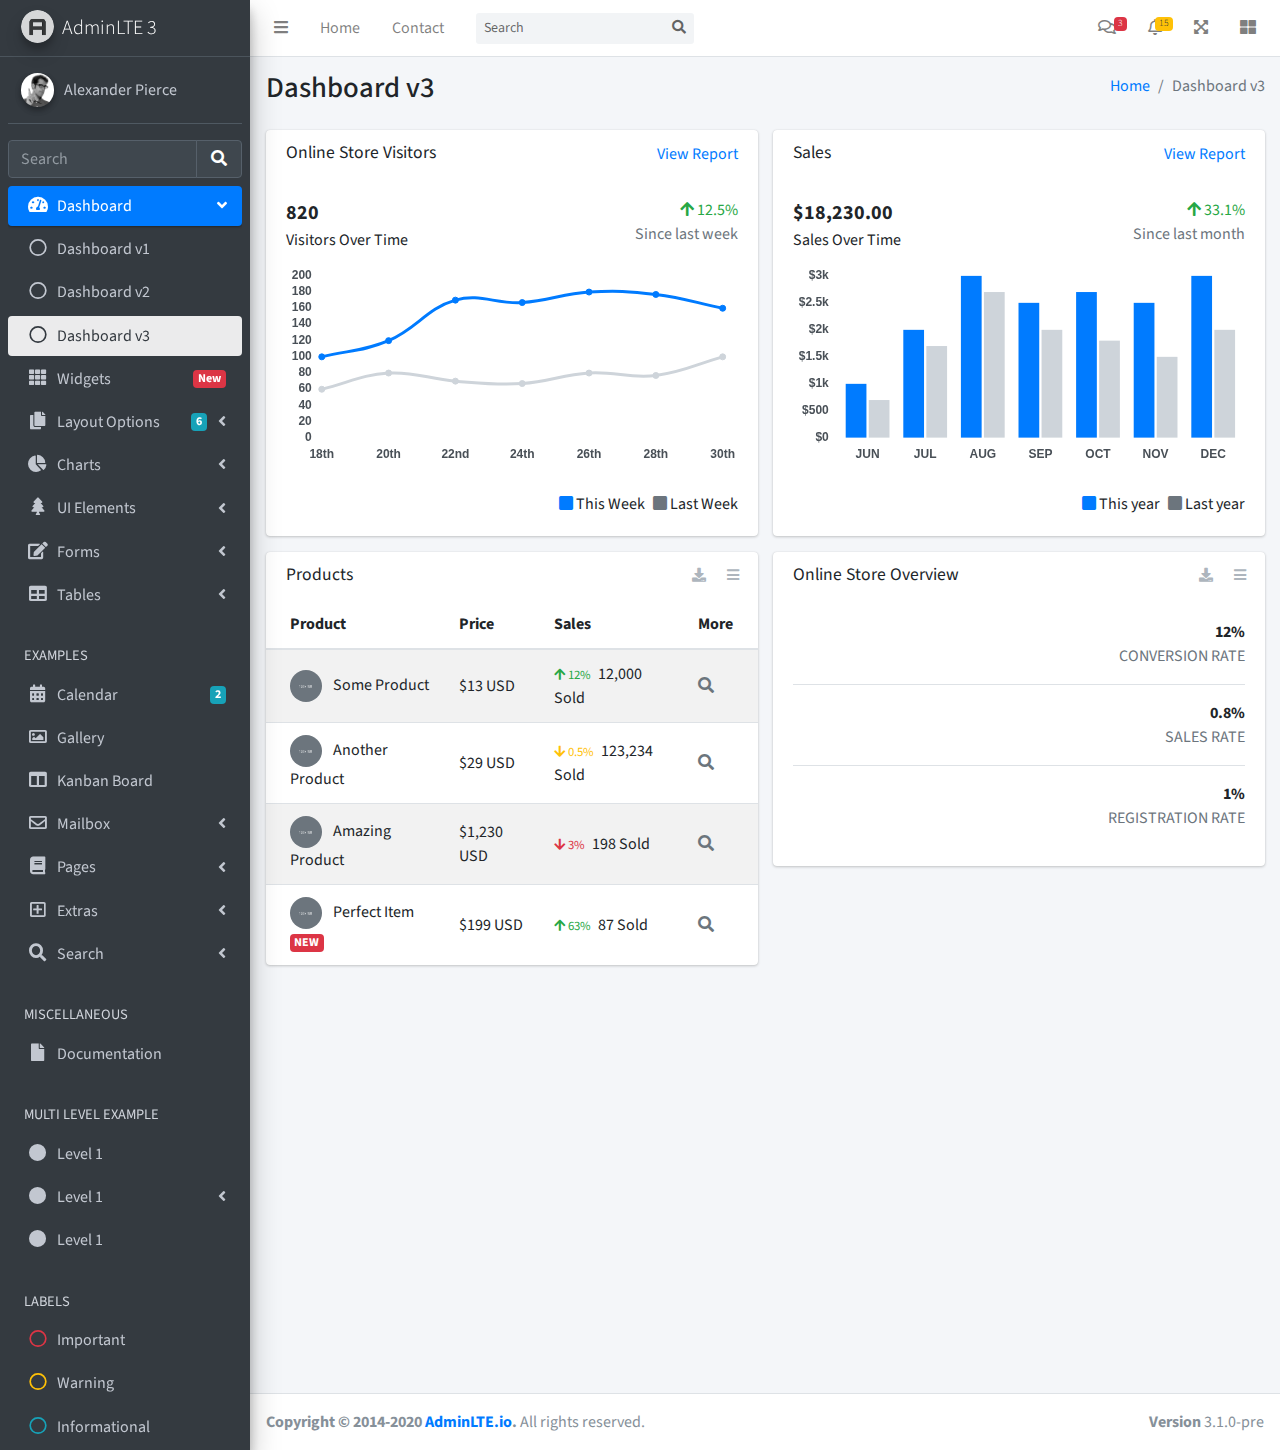
<file: Admin Panel/AdminLTE-master/index3.html>
<!DOCTYPE html>
<html lang="en">
<head>
  <meta charset="utf-8">
  <meta name="viewport" content="width=device-width, initial-scale=1">
  <title>AdminLTE 3 | Dashboard 3</title>

  <!-- Google Font: Source Sans Pro -->
  <link rel="stylesheet" href="https://fonts.googleapis.com/css?family=Source+Sans+Pro:300,400,400i,700&display=fallback">
  <!-- Font Awesome Icons -->
  <link rel="stylesheet" href="plugins/fontawesome-free/css/all.min.css">
  <!-- IonIcons -->
  <link rel="stylesheet" href="https://code.ionicframework.com/ionicons/2.0.1/css/ionicons.min.css">
  <!-- Theme style -->
  <link rel="stylesheet" href="dist/css/adminlte.min.css">
</head>
<!--
`body` tag options:

  Apply one or more of the following classes to to the body tag
  to get the desired effect

  * sidebar-collapse
  * sidebar-mini
-->
<body class="hold-transition sidebar-mini">
<div class="wrapper">
  <!-- Navbar -->
  <nav class="main-header navbar navbar-expand navbar-white navbar-light">
    <!-- Left navbar links -->
    <ul class="navbar-nav">
      <li class="nav-item">
        <a class="nav-link" data-widget="pushmenu" href="#" role="button"><i class="fas fa-bars"></i></a>
      </li>
      <li class="nav-item d-none d-sm-inline-block">
        <a href="index3.html" class="nav-link">Home</a>
      </li>
      <li class="nav-item d-none d-sm-inline-block">
        <a href="#" class="nav-link">Contact</a>
      </li>
    </ul>

    <!-- SEARCH FORM -->
    <form class="form-inline ml-3">
      <div class="input-group input-group-sm">
        <input class="form-control form-control-navbar" type="search" placeholder="Search" aria-label="Search">
        <div class="input-group-append">
          <button class="btn btn-navbar" type="submit">
            <i class="fas fa-search"></i>
          </button>
        </div>
      </div>
    </form>

    <!-- Right navbar links -->
    <ul class="navbar-nav ml-auto">
      <!-- Messages Dropdown Menu -->
      <li class="nav-item dropdown">
        <a class="nav-link" data-toggle="dropdown" href="#">
          <i class="far fa-comments"></i>
          <span class="badge badge-danger navbar-badge">3</span>
        </a>
        <div class="dropdown-menu dropdown-menu-lg dropdown-menu-right">
          <a href="#" class="dropdown-item">
            <!-- Message Start -->
            <div class="media">
              <img src="dist/img/user1-128x128.jpg" alt="User Avatar" class="img-size-50 mr-3 img-circle">
              <div class="media-body">
                <h3 class="dropdown-item-title">
                  Brad Diesel
                  <span class="float-right text-sm text-danger"><i class="fas fa-star"></i></span>
                </h3>
                <p class="text-sm">Call me whenever you can...</p>
                <p class="text-sm text-muted"><i class="far fa-clock mr-1"></i> 4 Hours Ago</p>
              </div>
            </div>
            <!-- Message End -->
          </a>
          <div class="dropdown-divider"></div>
          <a href="#" class="dropdown-item">
            <!-- Message Start -->
            <div class="media">
              <img src="dist/img/user8-128x128.jpg" alt="User Avatar" class="img-size-50 img-circle mr-3">
              <div class="media-body">
                <h3 class="dropdown-item-title">
                  John Pierce
                  <span class="float-right text-sm text-muted"><i class="fas fa-star"></i></span>
                </h3>
                <p class="text-sm">I got your message bro</p>
                <p class="text-sm text-muted"><i class="far fa-clock mr-1"></i> 4 Hours Ago</p>
              </div>
            </div>
            <!-- Message End -->
          </a>
          <div class="dropdown-divider"></div>
          <a href="#" class="dropdown-item">
            <!-- Message Start -->
            <div class="media">
              <img src="dist/img/user3-128x128.jpg" alt="User Avatar" class="img-size-50 img-circle mr-3">
              <div class="media-body">
                <h3 class="dropdown-item-title">
                  Nora Silvester
                  <span class="float-right text-sm text-warning"><i class="fas fa-star"></i></span>
                </h3>
                <p class="text-sm">The subject goes here</p>
                <p class="text-sm text-muted"><i class="far fa-clock mr-1"></i> 4 Hours Ago</p>
              </div>
            </div>
            <!-- Message End -->
          </a>
          <div class="dropdown-divider"></div>
          <a href="#" class="dropdown-item dropdown-footer">See All Messages</a>
        </div>
      </li>
      <!-- Notifications Dropdown Menu -->
      <li class="nav-item dropdown">
        <a class="nav-link" data-toggle="dropdown" href="#">
          <i class="far fa-bell"></i>
          <span class="badge badge-warning navbar-badge">15</span>
        </a>
        <div class="dropdown-menu dropdown-menu-lg dropdown-menu-right">
          <span class="dropdown-item dropdown-header">15 Notifications</span>
          <div class="dropdown-divider"></div>
          <a href="#" class="dropdown-item">
            <i class="fas fa-envelope mr-2"></i> 4 new messages
            <span class="float-right text-muted text-sm">3 mins</span>
          </a>
          <div class="dropdown-divider"></div>
          <a href="#" class="dropdown-item">
            <i class="fas fa-users mr-2"></i> 8 friend requests
            <span class="float-right text-muted text-sm">12 hours</span>
          </a>
          <div class="dropdown-divider"></div>
          <a href="#" class="dropdown-item">
            <i class="fas fa-file mr-2"></i> 3 new reports
            <span class="float-right text-muted text-sm">2 days</span>
          </a>
          <div class="dropdown-divider"></div>
          <a href="#" class="dropdown-item dropdown-footer">See All Notifications</a>
        </div>
      </li>
      <li class="nav-item">
        <a class="nav-link" data-widget="fullscreen" href="#" role="button">
          <i class="fas fa-expand-arrows-alt"></i>
        </a>
      </li>
      <li class="nav-item">
        <a class="nav-link" data-widget="control-sidebar" data-slide="true" href="#" role="button">
          <i class="fas fa-th-large"></i>
        </a>
      </li>
    </ul>
  </nav>
  <!-- /.navbar -->

  <!-- Main Sidebar Container -->
  <aside class="main-sidebar sidebar-dark-primary elevation-4">
    <!-- Brand Logo -->
    <a href="index3.html" class="brand-link">
      <img src="dist/img/AdminLTELogo.png" alt="AdminLTE Logo" class="brand-image img-circle elevation-3" style="opacity: .8">
      <span class="brand-text font-weight-light">AdminLTE 3</span>
    </a>

    <!-- Sidebar -->
    <div class="sidebar">
      <!-- Sidebar user panel (optional) -->
      <div class="user-panel mt-3 pb-3 mb-3 d-flex">
        <div class="image">
          <img src="dist/img/user2-160x160.jpg" class="img-circle elevation-2" alt="User Image">
        </div>
        <div class="info">
          <a href="#" class="d-block">Alexander Pierce</a>
        </div>
      </div>

      <!-- SidebarSearch Form -->
      <div class="form-inline">
        <div class="input-group" data-widget="sidebar-search">
          <input class="form-control form-control-sidebar" type="search" placeholder="Search" aria-label="Search">
          <div class="input-group-append">
            <button class="btn btn-sidebar">
              <i class="fas fa-search fa-fw"></i>
            </button>
          </div>
        </div>
      </div>

      <!-- Sidebar Menu -->
      <nav class="mt-2">
        <ul class="nav nav-pills nav-sidebar flex-column" data-widget="treeview" role="menu" data-accordion="false">
          <!-- Add icons to the links using the .nav-icon class
               with font-awesome or any other icon font library -->
          <li class="nav-item menu-open">
            <a href="#" class="nav-link active">
              <i class="nav-icon fas fa-tachometer-alt"></i>
              <p>
                Dashboard
                <i class="right fas fa-angle-left"></i>
              </p>
            </a>
            <ul class="nav nav-treeview">
              <li class="nav-item">
                <a href="./index.html" class="nav-link">
                  <i class="far fa-circle nav-icon"></i>
                  <p>Dashboard v1</p>
                </a>
              </li>
              <li class="nav-item">
                <a href="./index2.html" class="nav-link">
                  <i class="far fa-circle nav-icon"></i>
                  <p>Dashboard v2</p>
                </a>
              </li>
              <li class="nav-item">
                <a href="./index3.html" class="nav-link active">
                  <i class="far fa-circle nav-icon"></i>
                  <p>Dashboard v3</p>
                </a>
              </li>
            </ul>
          </li>
          <li class="nav-item">
            <a href="pages/widgets.html" class="nav-link">
              <i class="nav-icon fas fa-th"></i>
              <p>
                Widgets
                <span class="right badge badge-danger">New</span>
              </p>
            </a>
          </li>
          <li class="nav-item">
            <a href="#" class="nav-link">
              <i class="nav-icon fas fa-copy"></i>
              <p>
                Layout Options
                <i class="fas fa-angle-left right"></i>
                <span class="badge badge-info right">6</span>
              </p>
            </a>
            <ul class="nav nav-treeview">
              <li class="nav-item">
                <a href="pages/layout/top-nav.html" class="nav-link">
                  <i class="far fa-circle nav-icon"></i>
                  <p>Top Navigation</p>
                </a>
              </li>
              <li class="nav-item">
                <a href="pages/layout/top-nav-sidebar.html" class="nav-link">
                  <i class="far fa-circle nav-icon"></i>
                  <p>Top Navigation + Sidebar</p>
                </a>
              </li>
              <li class="nav-item">
                <a href="pages/layout/boxed.html" class="nav-link">
                  <i class="far fa-circle nav-icon"></i>
                  <p>Boxed</p>
                </a>
              </li>
              <li class="nav-item">
                <a href="pages/layout/fixed-sidebar.html" class="nav-link">
                  <i class="far fa-circle nav-icon"></i>
                  <p>Fixed Sidebar</p>
                </a>
              </li>
              <li class="nav-item">
                <a href="pages/layout/fixed-sidebar-custom.html" class="nav-link">
                  <i class="far fa-circle nav-icon"></i>
                  <p>Fixed Sidebar <small>+ Custom Area</small></p>
                </a>
              </li>
              <li class="nav-item">
                <a href="pages/layout/fixed-topnav.html" class="nav-link">
                  <i class="far fa-circle nav-icon"></i>
                  <p>Fixed Navbar</p>
                </a>
              </li>
              <li class="nav-item">
                <a href="pages/layout/fixed-footer.html" class="nav-link">
                  <i class="far fa-circle nav-icon"></i>
                  <p>Fixed Footer</p>
                </a>
              </li>
              <li class="nav-item">
                <a href="pages/layout/collapsed-sidebar.html" class="nav-link">
                  <i class="far fa-circle nav-icon"></i>
                  <p>Collapsed Sidebar</p>
                </a>
              </li>
            </ul>
          </li>
          <li class="nav-item">
            <a href="#" class="nav-link">
              <i class="nav-icon fas fa-chart-pie"></i>
              <p>
                Charts
                <i class="right fas fa-angle-left"></i>
              </p>
            </a>
            <ul class="nav nav-treeview">
              <li class="nav-item">
                <a href="pages/charts/chartjs.html" class="nav-link">
                  <i class="far fa-circle nav-icon"></i>
                  <p>ChartJS</p>
                </a>
              </li>
              <li class="nav-item">
                <a href="pages/charts/flot.html" class="nav-link">
                  <i class="far fa-circle nav-icon"></i>
                  <p>Flot</p>
                </a>
              </li>
              <li class="nav-item">
                <a href="pages/charts/inline.html" class="nav-link">
                  <i class="far fa-circle nav-icon"></i>
                  <p>Inline</p>
                </a>
              </li>
            </ul>
          </li>
          <li class="nav-item">
            <a href="#" class="nav-link">
              <i class="nav-icon fas fa-tree"></i>
              <p>
                UI Elements
                <i class="fas fa-angle-left right"></i>
              </p>
            </a>
            <ul class="nav nav-treeview">
              <li class="nav-item">
                <a href="pages/UI/general.html" class="nav-link">
                  <i class="far fa-circle nav-icon"></i>
                  <p>General</p>
                </a>
              </li>
              <li class="nav-item">
                <a href="pages/UI/icons.html" class="nav-link">
                  <i class="far fa-circle nav-icon"></i>
                  <p>Icons</p>
                </a>
              </li>
              <li class="nav-item">
                <a href="pages/UI/buttons.html" class="nav-link">
                  <i class="far fa-circle nav-icon"></i>
                  <p>Buttons</p>
                </a>
              </li>
              <li class="nav-item">
                <a href="pages/UI/sliders.html" class="nav-link">
                  <i class="far fa-circle nav-icon"></i>
                  <p>Sliders</p>
                </a>
              </li>
              <li class="nav-item">
                <a href="pages/UI/modals.html" class="nav-link">
                  <i class="far fa-circle nav-icon"></i>
                  <p>Modals & Alerts</p>
                </a>
              </li>
              <li class="nav-item">
                <a href="pages/UI/navbar.html" class="nav-link">
                  <i class="far fa-circle nav-icon"></i>
                  <p>Navbar & Tabs</p>
                </a>
              </li>
              <li class="nav-item">
                <a href="pages/UI/timeline.html" class="nav-link">
                  <i class="far fa-circle nav-icon"></i>
                  <p>Timeline</p>
                </a>
              </li>
              <li class="nav-item">
                <a href="pages/UI/ribbons.html" class="nav-link">
                  <i class="far fa-circle nav-icon"></i>
                  <p>Ribbons</p>
                </a>
              </li>
            </ul>
          </li>
          <li class="nav-item">
            <a href="#" class="nav-link">
              <i class="nav-icon fas fa-edit"></i>
              <p>
                Forms
                <i class="fas fa-angle-left right"></i>
              </p>
            </a>
            <ul class="nav nav-treeview">
              <li class="nav-item">
                <a href="pages/forms/general.html" class="nav-link">
                  <i class="far fa-circle nav-icon"></i>
                  <p>General Elements</p>
                </a>
              </li>
              <li class="nav-item">
                <a href="pages/forms/advanced.html" class="nav-link">
                  <i class="far fa-circle nav-icon"></i>
                  <p>Advanced Elements</p>
                </a>
              </li>
              <li class="nav-item">
                <a href="pages/forms/editors.html" class="nav-link">
                  <i class="far fa-circle nav-icon"></i>
                  <p>Editors</p>
                </a>
              </li>
              <li class="nav-item">
                <a href="pages/forms/validation.html" class="nav-link">
                  <i class="far fa-circle nav-icon"></i>
                  <p>Validation</p>
                </a>
              </li>
            </ul>
          </li>
          <li class="nav-item">
            <a href="#" class="nav-link">
              <i class="nav-icon fas fa-table"></i>
              <p>
                Tables
                <i class="fas fa-angle-left right"></i>
              </p>
            </a>
            <ul class="nav nav-treeview">
              <li class="nav-item">
                <a href="pages/tables/simple.html" class="nav-link">
                  <i class="far fa-circle nav-icon"></i>
                  <p>Simple Tables</p>
                </a>
              </li>
              <li class="nav-item">
                <a href="pages/tables/data.html" class="nav-link">
                  <i class="far fa-circle nav-icon"></i>
                  <p>DataTables</p>
                </a>
              </li>
              <li class="nav-item">
                <a href="pages/tables/jsgrid.html" class="nav-link">
                  <i class="far fa-circle nav-icon"></i>
                  <p>jsGrid</p>
                </a>
              </li>
            </ul>
          </li>
          <li class="nav-header">EXAMPLES</li>
          <li class="nav-item">
            <a href="pages/calendar.html" class="nav-link">
              <i class="nav-icon fas fa-calendar-alt"></i>
              <p>
                Calendar
                <span class="badge badge-info right">2</span>
              </p>
            </a>
          </li>
          <li class="nav-item">
            <a href="pages/gallery.html" class="nav-link">
              <i class="nav-icon far fa-image"></i>
              <p>
                Gallery
              </p>
            </a>
          </li>
          <li class="nav-item">
            <a href="pages/kanban.html" class="nav-link">
              <i class="nav-icon fas fa-columns"></i>
              <p>
                Kanban Board
              </p>
            </a>
          </li>
          <li class="nav-item">
            <a href="#" class="nav-link">
              <i class="nav-icon far fa-envelope"></i>
              <p>
                Mailbox
                <i class="fas fa-angle-left right"></i>
              </p>
            </a>
            <ul class="nav nav-treeview">
              <li class="nav-item">
                <a href="pages/mailbox/mailbox.html" class="nav-link">
                  <i class="far fa-circle nav-icon"></i>
                  <p>Inbox</p>
                </a>
              </li>
              <li class="nav-item">
                <a href="pages/mailbox/compose.html" class="nav-link">
                  <i class="far fa-circle nav-icon"></i>
                  <p>Compose</p>
                </a>
              </li>
              <li class="nav-item">
                <a href="pages/mailbox/read-mail.html" class="nav-link">
                  <i class="far fa-circle nav-icon"></i>
                  <p>Read</p>
                </a>
              </li>
            </ul>
          </li>
          <li class="nav-item">
            <a href="#" class="nav-link">
              <i class="nav-icon fas fa-book"></i>
              <p>
                Pages
                <i class="fas fa-angle-left right"></i>
              </p>
            </a>
            <ul class="nav nav-treeview">
              <li class="nav-item">
                <a href="pages/examples/invoice.html" class="nav-link">
                  <i class="far fa-circle nav-icon"></i>
                  <p>Invoice</p>
                </a>
              </li>
              <li class="nav-item">
                <a href="pages/examples/profile.html" class="nav-link">
                  <i class="far fa-circle nav-icon"></i>
                  <p>Profile</p>
                </a>
              </li>
              <li class="nav-item">
                <a href="pages/examples/e-commerce.html" class="nav-link">
                  <i class="far fa-circle nav-icon"></i>
                  <p>E-commerce</p>
                </a>
              </li>
              <li class="nav-item">
                <a href="pages/examples/projects.html" class="nav-link">
                  <i class="far fa-circle nav-icon"></i>
                  <p>Projects</p>
                </a>
              </li>
              <li class="nav-item">
                <a href="pages/examples/project-add.html" class="nav-link">
                  <i class="far fa-circle nav-icon"></i>
                  <p>Project Add</p>
                </a>
              </li>
              <li class="nav-item">
                <a href="pages/examples/project-edit.html" class="nav-link">
                  <i class="far fa-circle nav-icon"></i>
                  <p>Project Edit</p>
                </a>
              </li>
              <li class="nav-item">
                <a href="pages/examples/project-detail.html" class="nav-link">
                  <i class="far fa-circle nav-icon"></i>
                  <p>Project Detail</p>
                </a>
              </li>
              <li class="nav-item">
                <a href="pages/examples/contacts.html" class="nav-link">
                  <i class="far fa-circle nav-icon"></i>
                  <p>Contacts</p>
                </a>
              </li>
              <li class="nav-item">
                <a href="pages/examples/faq.html" class="nav-link active">
                  <i class="far fa-circle nav-icon"></i>
                  <p>FAQ</p>
                </a>
              </li>
              <li class="nav-item">
                <a href="pages/examples/contact-us.html" class="nav-link">
                  <i class="far fa-circle nav-icon"></i>
                  <p>Contact us</p>
                </a>
              </li>
            </ul>
          </li>
          <li class="nav-item">
            <a href="#" class="nav-link">
              <i class="nav-icon far fa-plus-square"></i>
              <p>
                Extras
                <i class="fas fa-angle-left right"></i>
              </p>
            </a>
            <ul class="nav nav-treeview">
              <li class="nav-item">
                <a href="#" class="nav-link">
                  <i class="far fa-circle nav-icon"></i>
                  <p>
                    Login & Register v1
                    <i class="fas fa-angle-left right"></i>
                  </p>
                </a>
                <ul class="nav nav-treeview">
                  <li class="nav-item">
                    <a href="pages/examples/login.html" class="nav-link">
                      <i class="far fa-circle nav-icon"></i>
                      <p>Login v1</p>
                    </a>
                  </li>
                  <li class="nav-item">
                    <a href="pages/examples/register.html" class="nav-link">
                      <i class="far fa-circle nav-icon"></i>
                      <p>Register v1</p>
                    </a>
                  </li>
                  <li class="nav-item">
                    <a href="pages/examples/forgot-password.html" class="nav-link">
                      <i class="far fa-circle nav-icon"></i>
                      <p>Forgot Password v1</p>
                    </a>
                  </li>
                  <li class="nav-item">
                    <a href="pages/examples/recover-password.html" class="nav-link">
                      <i class="far fa-circle nav-icon"></i>
                      <p>Recover Password v1</p>
                    </a>
                  </li>
                </ul>
              </li>
              <li class="nav-item">
                <a href="#" class="nav-link">
                  <i class="far fa-circle nav-icon"></i>
                  <p>
                    Login & Register v2
                    <i class="fas fa-angle-left right"></i>
                  </p>
                </a>
                <ul class="nav nav-treeview">
                  <li class="nav-item">
                    <a href="pages/examples/login-v2.html" class="nav-link">
                      <i class="far fa-circle nav-icon"></i>
                      <p>Login v2</p>
                    </a>
                  </li>
                  <li class="nav-item">
                    <a href="pages/examples/register-v2.html" class="nav-link">
                      <i class="far fa-circle nav-icon"></i>
                      <p>Register v2</p>
                    </a>
                  </li>
                  <li class="nav-item">
                    <a href="pages/examples/forgot-password-v2.html" class="nav-link">
                      <i class="far fa-circle nav-icon"></i>
                      <p>Forgot Password v2</p>
                    </a>
                  </li>
                  <li class="nav-item">
                    <a href="pages/examples/recover-password-v2.html" class="nav-link">
                      <i class="far fa-circle nav-icon"></i>
                      <p>Recover Password v2</p>
                    </a>
                  </li>
                </ul>
              </li>
              <li class="nav-item">
                <a href="pages/examples/lockscreen.html" class="nav-link">
                  <i class="far fa-circle nav-icon"></i>
                  <p>Lockscreen</p>
                </a>
              </li>
              <li class="nav-item">
                <a href="pages/examples/legacy-user-menu.html" class="nav-link">
                  <i class="far fa-circle nav-icon"></i>
                  <p>Legacy User Menu</p>
                </a>
              </li>
              <li class="nav-item">
                <a href="pages/examples/language-menu.html" class="nav-link">
                  <i class="far fa-circle nav-icon"></i>
                  <p>Language Menu</p>
                </a>
              </li>
              <li class="nav-item">
                <a href="pages/examples/404.html" class="nav-link">
                  <i class="far fa-circle nav-icon"></i>
                  <p>Error 404</p>
                </a>
              </li>
              <li class="nav-item">
                <a href="pages/examples/500.html" class="nav-link">
                  <i class="far fa-circle nav-icon"></i>
                  <p>Error 500</p>
                </a>
              </li>
              <li class="nav-item">
                <a href="pages/examples/pace.html" class="nav-link">
                  <i class="far fa-circle nav-icon"></i>
                  <p>Pace</p>
                </a>
              </li>
              <li class="nav-item">
                <a href="pages/examples/blank.html" class="nav-link">
                  <i class="far fa-circle nav-icon"></i>
                  <p>Blank Page</p>
                </a>
              </li>
              <li class="nav-item">
                <a href="starter.html" class="nav-link">
                  <i class="far fa-circle nav-icon"></i>
                  <p>Starter Page</p>
                </a>
              </li>
            </ul>
          </li>
          <li class="nav-item">
            <a href="#" class="nav-link">
              <i class="nav-icon fas fa-search"></i>
              <p>
                Search
                <i class="fas fa-angle-left right"></i>
              </p>
            </a>
            <ul class="nav nav-treeview">
              <li class="nav-item">
                <a href="pages/search/simple.html" class="nav-link">
                  <i class="far fa-circle nav-icon"></i>
                  <p>Simple Search</p>
                </a>
              </li>
              <li class="nav-item">
                <a href="pages/search/enhanced.html" class="nav-link">
                  <i class="far fa-circle nav-icon"></i>
                  <p>Enhanced</p>
                </a>
              </li>
            </ul>
          </li>
          <li class="nav-header">MISCELLANEOUS</li>
          <li class="nav-item">
            <a href="https://adminlte.io/docs/3.0/" class="nav-link">
              <i class="nav-icon fas fa-file"></i>
              <p>Documentation</p>
            </a>
          </li>
          <li class="nav-header">MULTI LEVEL EXAMPLE</li>
          <li class="nav-item">
            <a href="#" class="nav-link">
              <i class="fas fa-circle nav-icon"></i>
              <p>Level 1</p>
            </a>
          </li>
          <li class="nav-item">
            <a href="#" class="nav-link">
              <i class="nav-icon fas fa-circle"></i>
              <p>
                Level 1
                <i class="right fas fa-angle-left"></i>
              </p>
            </a>
            <ul class="nav nav-treeview">
              <li class="nav-item">
                <a href="#" class="nav-link">
                  <i class="far fa-circle nav-icon"></i>
                  <p>Level 2</p>
                </a>
              </li>
              <li class="nav-item">
                <a href="#" class="nav-link">
                  <i class="far fa-circle nav-icon"></i>
                  <p>
                    Level 2
                    <i class="right fas fa-angle-left"></i>
                  </p>
                </a>
                <ul class="nav nav-treeview">
                  <li class="nav-item">
                    <a href="#" class="nav-link">
                      <i class="far fa-dot-circle nav-icon"></i>
                      <p>Level 3</p>
                    </a>
                  </li>
                  <li class="nav-item">
                    <a href="#" class="nav-link">
                      <i class="far fa-dot-circle nav-icon"></i>
                      <p>Level 3</p>
                    </a>
                  </li>
                  <li class="nav-item">
                    <a href="#" class="nav-link">
                      <i class="far fa-dot-circle nav-icon"></i>
                      <p>Level 3</p>
                    </a>
                  </li>
                </ul>
              </li>
              <li class="nav-item">
                <a href="#" class="nav-link">
                  <i class="far fa-circle nav-icon"></i>
                  <p>Level 2</p>
                </a>
              </li>
            </ul>
          </li>
          <li class="nav-item">
            <a href="#" class="nav-link">
              <i class="fas fa-circle nav-icon"></i>
              <p>Level 1</p>
            </a>
          </li>
          <li class="nav-header">LABELS</li>
          <li class="nav-item">
            <a href="#" class="nav-link">
              <i class="nav-icon far fa-circle text-danger"></i>
              <p class="text">Important</p>
            </a>
          </li>
          <li class="nav-item">
            <a href="#" class="nav-link">
              <i class="nav-icon far fa-circle text-warning"></i>
              <p>Warning</p>
            </a>
          </li>
          <li class="nav-item">
            <a href="#" class="nav-link">
              <i class="nav-icon far fa-circle text-info"></i>
              <p>Informational</p>
            </a>
          </li>
        </ul>
      </nav>
      <!-- /.sidebar-menu -->
    </div>
    <!-- /.sidebar -->
  </aside>

  <!-- Content Wrapper. Contains page content -->
  <div class="content-wrapper">
    <!-- Content Header (Page header) -->
    <div class="content-header">
      <div class="container-fluid">
        <div class="row mb-2">
          <div class="col-sm-6">
            <h1 class="m-0">Dashboard v3</h1>
          </div><!-- /.col -->
          <div class="col-sm-6">
            <ol class="breadcrumb float-sm-right">
              <li class="breadcrumb-item"><a href="#">Home</a></li>
              <li class="breadcrumb-item active">Dashboard v3</li>
            </ol>
          </div><!-- /.col -->
        </div><!-- /.row -->
      </div><!-- /.container-fluid -->
    </div>
    <!-- /.content-header -->

    <!-- Main content -->
    <div class="content">
      <div class="container-fluid">
        <div class="row">
          <div class="col-lg-6">
            <div class="card">
              <div class="card-header border-0">
                <div class="d-flex justify-content-between">
                  <h3 class="card-title">Online Store Visitors</h3>
                  <a href="javascript:void(0);">View Report</a>
                </div>
              </div>
              <div class="card-body">
                <div class="d-flex">
                  <p class="d-flex flex-column">
                    <span class="text-bold text-lg">820</span>
                    <span>Visitors Over Time</span>
                  </p>
                  <p class="ml-auto d-flex flex-column text-right">
                    <span class="text-success">
                      <i class="fas fa-arrow-up"></i> 12.5%
                    </span>
                    <span class="text-muted">Since last week</span>
                  </p>
                </div>
                <!-- /.d-flex -->

                <div class="position-relative mb-4">
                  <canvas id="visitors-chart" height="200"></canvas>
                </div>

                <div class="d-flex flex-row justify-content-end">
                  <span class="mr-2">
                    <i class="fas fa-square text-primary"></i> This Week
                  </span>

                  <span>
                    <i class="fas fa-square text-gray"></i> Last Week
                  </span>
                </div>
              </div>
            </div>
            <!-- /.card -->

            <div class="card">
              <div class="card-header border-0">
                <h3 class="card-title">Products</h3>
                <div class="card-tools">
                  <a href="#" class="btn btn-tool btn-sm">
                    <i class="fas fa-download"></i>
                  </a>
                  <a href="#" class="btn btn-tool btn-sm">
                    <i class="fas fa-bars"></i>
                  </a>
                </div>
              </div>
              <div class="card-body table-responsive p-0">
                <table class="table table-striped table-valign-middle">
                  <thead>
                  <tr>
                    <th>Product</th>
                    <th>Price</th>
                    <th>Sales</th>
                    <th>More</th>
                  </tr>
                  </thead>
                  <tbody>
                  <tr>
                    <td>
                      <img src="dist/img/default-150x150.png" alt="Product 1" class="img-circle img-size-32 mr-2">
                      Some Product
                    </td>
                    <td>$13 USD</td>
                    <td>
                      <small class="text-success mr-1">
                        <i class="fas fa-arrow-up"></i>
                        12%
                      </small>
                      12,000 Sold
                    </td>
                    <td>
                      <a href="#" class="text-muted">
                        <i class="fas fa-search"></i>
                      </a>
                    </td>
                  </tr>
                  <tr>
                    <td>
                      <img src="dist/img/default-150x150.png" alt="Product 1" class="img-circle img-size-32 mr-2">
                      Another Product
                    </td>
                    <td>$29 USD</td>
                    <td>
                      <small class="text-warning mr-1">
                        <i class="fas fa-arrow-down"></i>
                        0.5%
                      </small>
                      123,234 Sold
                    </td>
                    <td>
                      <a href="#" class="text-muted">
                        <i class="fas fa-search"></i>
                      </a>
                    </td>
                  </tr>
                  <tr>
                    <td>
                      <img src="dist/img/default-150x150.png" alt="Product 1" class="img-circle img-size-32 mr-2">
                      Amazing Product
                    </td>
                    <td>$1,230 USD</td>
                    <td>
                      <small class="text-danger mr-1">
                        <i class="fas fa-arrow-down"></i>
                        3%
                      </small>
                      198 Sold
                    </td>
                    <td>
                      <a href="#" class="text-muted">
                        <i class="fas fa-search"></i>
                      </a>
                    </td>
                  </tr>
                  <tr>
                    <td>
                      <img src="dist/img/default-150x150.png" alt="Product 1" class="img-circle img-size-32 mr-2">
                      Perfect Item
                      <span class="badge bg-danger">NEW</span>
                    </td>
                    <td>$199 USD</td>
                    <td>
                      <small class="text-success mr-1">
                        <i class="fas fa-arrow-up"></i>
                        63%
                      </small>
                      87 Sold
                    </td>
                    <td>
                      <a href="#" class="text-muted">
                        <i class="fas fa-search"></i>
                      </a>
                    </td>
                  </tr>
                  </tbody>
                </table>
              </div>
            </div>
            <!-- /.card -->
          </div>
          <!-- /.col-md-6 -->
          <div class="col-lg-6">
            <div class="card">
              <div class="card-header border-0">
                <div class="d-flex justify-content-between">
                  <h3 class="card-title">Sales</h3>
                  <a href="javascript:void(0);">View Report</a>
                </div>
              </div>
              <div class="card-body">
                <div class="d-flex">
                  <p class="d-flex flex-column">
                    <span class="text-bold text-lg">$18,230.00</span>
                    <span>Sales Over Time</span>
                  </p>
                  <p class="ml-auto d-flex flex-column text-right">
                    <span class="text-success">
                      <i class="fas fa-arrow-up"></i> 33.1%
                    </span>
                    <span class="text-muted">Since last month</span>
                  </p>
                </div>
                <!-- /.d-flex -->

                <div class="position-relative mb-4">
                  <canvas id="sales-chart" height="200"></canvas>
                </div>

                <div class="d-flex flex-row justify-content-end">
                  <span class="mr-2">
                    <i class="fas fa-square text-primary"></i> This year
                  </span>

                  <span>
                    <i class="fas fa-square text-gray"></i> Last year
                  </span>
                </div>
              </div>
            </div>
            <!-- /.card -->

            <div class="card">
              <div class="card-header border-0">
                <h3 class="card-title">Online Store Overview</h3>
                <div class="card-tools">
                  <a href="#" class="btn btn-sm btn-tool">
                    <i class="fas fa-download"></i>
                  </a>
                  <a href="#" class="btn btn-sm btn-tool">
                    <i class="fas fa-bars"></i>
                  </a>
                </div>
              </div>
              <div class="card-body">
                <div class="d-flex justify-content-between align-items-center border-bottom mb-3">
                  <p class="text-success text-xl">
                    <i class="ion ion-ios-refresh-empty"></i>
                  </p>
                  <p class="d-flex flex-column text-right">
                    <span class="font-weight-bold">
                      <i class="ion ion-android-arrow-up text-success"></i> 12%
                    </span>
                    <span class="text-muted">CONVERSION RATE</span>
                  </p>
                </div>
                <!-- /.d-flex -->
                <div class="d-flex justify-content-between align-items-center border-bottom mb-3">
                  <p class="text-warning text-xl">
                    <i class="ion ion-ios-cart-outline"></i>
                  </p>
                  <p class="d-flex flex-column text-right">
                    <span class="font-weight-bold">
                      <i class="ion ion-android-arrow-up text-warning"></i> 0.8%
                    </span>
                    <span class="text-muted">SALES RATE</span>
                  </p>
                </div>
                <!-- /.d-flex -->
                <div class="d-flex justify-content-between align-items-center mb-0">
                  <p class="text-danger text-xl">
                    <i class="ion ion-ios-people-outline"></i>
                  </p>
                  <p class="d-flex flex-column text-right">
                    <span class="font-weight-bold">
                      <i class="ion ion-android-arrow-down text-danger"></i> 1%
                    </span>
                    <span class="text-muted">REGISTRATION RATE</span>
                  </p>
                </div>
                <!-- /.d-flex -->
              </div>
            </div>
          </div>
          <!-- /.col-md-6 -->
        </div>
        <!-- /.row -->
      </div>
      <!-- /.container-fluid -->
    </div>
    <!-- /.content -->
  </div>
  <!-- /.content-wrapper -->

  <!-- Control Sidebar -->
  <aside class="control-sidebar control-sidebar-dark">
    <!-- Control sidebar content goes here -->
  </aside>
  <!-- /.control-sidebar -->

  <!-- Main Footer -->
  <footer class="main-footer">
    <strong>Copyright &copy; 2014-2020 <a href="https://adminlte.io">AdminLTE.io</a>.</strong>
    All rights reserved.
    <div class="float-right d-none d-sm-inline-block">
      <b>Version</b> 3.1.0-pre
    </div>
  </footer>
</div>
<!-- ./wrapper -->

<!-- REQUIRED SCRIPTS -->

<!-- jQuery -->
<script src="plugins/jquery/jquery.min.js"></script>
<!-- Bootstrap -->
<script src="plugins/bootstrap/js/bootstrap.bundle.min.js"></script>
<!-- AdminLTE -->
<script src="dist/js/adminlte.js"></script>

<!-- OPTIONAL SCRIPTS -->
<script src="plugins/chart.js/Chart.min.js"></script>
<!-- AdminLTE for demo purposes -->
<script src="dist/js/demo.js"></script>
<!-- AdminLTE dashboard demo (This is only for demo purposes) -->
<script src="dist/js/pages/dashboard3.js"></script>
</body>
</html>
</file>
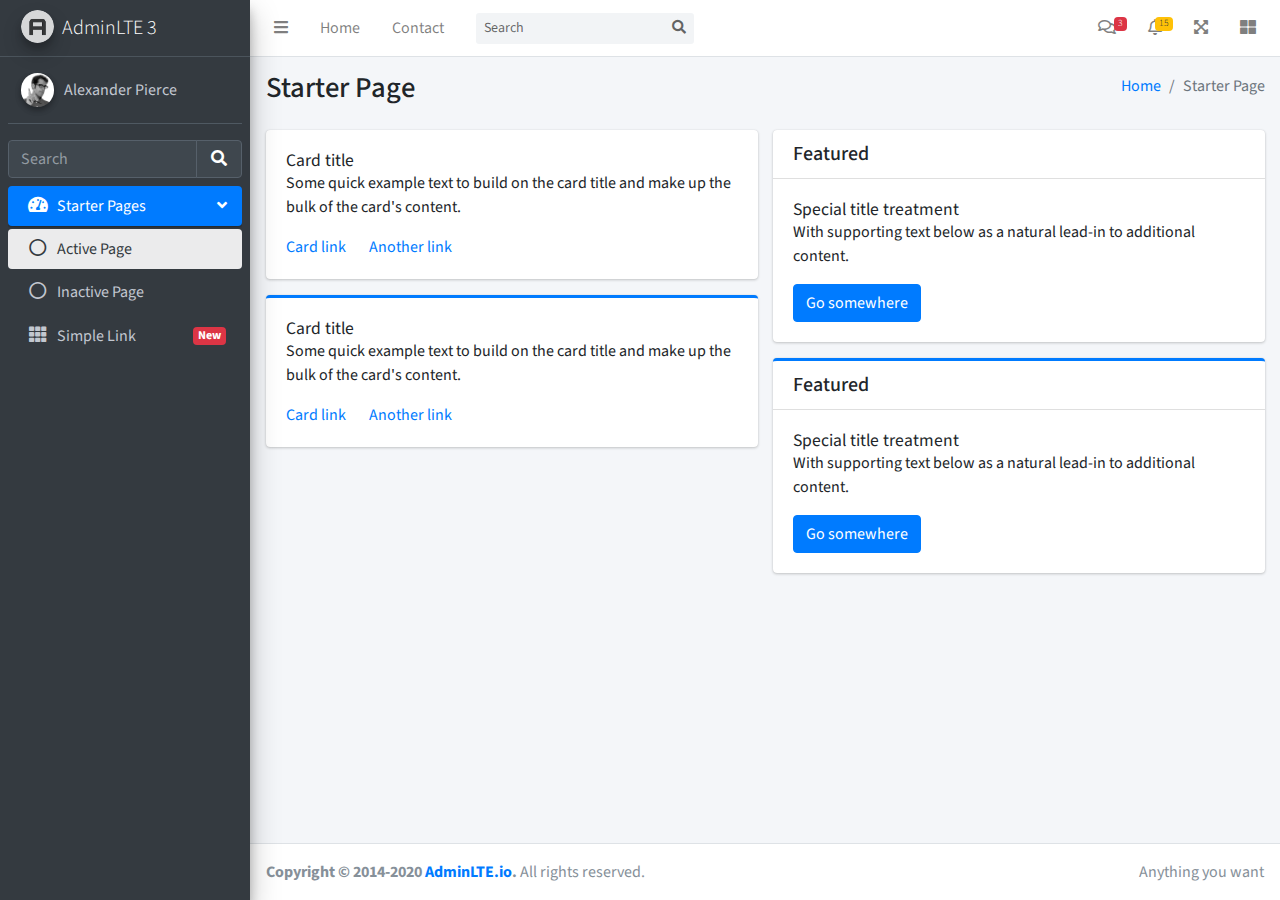
<file: Admin Panel/AdminLTE-master/starter.html>
<!DOCTYPE html>
<!--
This is a starter template page. Use this page to start your new project from
scratch. This page gets rid of all links and provides the needed markup only.
-->
<html lang="en">
<head>
  <meta charset="utf-8">
  <meta name="viewport" content="width=device-width, initial-scale=1">
  <title>AdminLTE 3 | Starter</title>

  <!-- Google Font: Source Sans Pro -->
  <link rel="stylesheet" href="https://fonts.googleapis.com/css?family=Source+Sans+Pro:300,400,400i,700&display=fallback">
  <!-- Font Awesome Icons -->
  <link rel="stylesheet" href="plugins/fontawesome-free/css/all.min.css">
  <!-- Theme style -->
  <link rel="stylesheet" href="dist/css/adminlte.min.css">
</head>
<body class="hold-transition sidebar-mini">
<div class="wrapper">

  <!-- Navbar -->
  <nav class="main-header navbar navbar-expand navbar-white navbar-light">
    <!-- Left navbar links -->
    <ul class="navbar-nav">
      <li class="nav-item">
        <a class="nav-link" data-widget="pushmenu" href="#" role="button"><i class="fas fa-bars"></i></a>
      </li>
      <li class="nav-item d-none d-sm-inline-block">
        <a href="index3.html" class="nav-link">Home</a>
      </li>
      <li class="nav-item d-none d-sm-inline-block">
        <a href="#" class="nav-link">Contact</a>
      </li>
    </ul>

    <!-- SEARCH FORM -->
    <form class="form-inline ml-3">
      <div class="input-group input-group-sm">
        <input class="form-control form-control-navbar" type="search" placeholder="Search" aria-label="Search">
        <div class="input-group-append">
          <button class="btn btn-navbar" type="submit">
            <i class="fas fa-search"></i>
          </button>
        </div>
      </div>
    </form>

    <!-- Right navbar links -->
    <ul class="navbar-nav ml-auto">
      <!-- Messages Dropdown Menu -->
      <li class="nav-item dropdown">
        <a class="nav-link" data-toggle="dropdown" href="#">
          <i class="far fa-comments"></i>
          <span class="badge badge-danger navbar-badge">3</span>
        </a>
        <div class="dropdown-menu dropdown-menu-lg dropdown-menu-right">
          <a href="#" class="dropdown-item">
            <!-- Message Start -->
            <div class="media">
              <img src="dist/img/user1-128x128.jpg" alt="User Avatar" class="img-size-50 mr-3 img-circle">
              <div class="media-body">
                <h3 class="dropdown-item-title">
                  Brad Diesel
                  <span class="float-right text-sm text-danger"><i class="fas fa-star"></i></span>
                </h3>
                <p class="text-sm">Call me whenever you can...</p>
                <p class="text-sm text-muted"><i class="far fa-clock mr-1"></i> 4 Hours Ago</p>
              </div>
            </div>
            <!-- Message End -->
          </a>
          <div class="dropdown-divider"></div>
          <a href="#" class="dropdown-item">
            <!-- Message Start -->
            <div class="media">
              <img src="dist/img/user8-128x128.jpg" alt="User Avatar" class="img-size-50 img-circle mr-3">
              <div class="media-body">
                <h3 class="dropdown-item-title">
                  John Pierce
                  <span class="float-right text-sm text-muted"><i class="fas fa-star"></i></span>
                </h3>
                <p class="text-sm">I got your message bro</p>
                <p class="text-sm text-muted"><i class="far fa-clock mr-1"></i> 4 Hours Ago</p>
              </div>
            </div>
            <!-- Message End -->
          </a>
          <div class="dropdown-divider"></div>
          <a href="#" class="dropdown-item">
            <!-- Message Start -->
            <div class="media">
              <img src="dist/img/user3-128x128.jpg" alt="User Avatar" class="img-size-50 img-circle mr-3">
              <div class="media-body">
                <h3 class="dropdown-item-title">
                  Nora Silvester
                  <span class="float-right text-sm text-warning"><i class="fas fa-star"></i></span>
                </h3>
                <p class="text-sm">The subject goes here</p>
                <p class="text-sm text-muted"><i class="far fa-clock mr-1"></i> 4 Hours Ago</p>
              </div>
            </div>
            <!-- Message End -->
          </a>
          <div class="dropdown-divider"></div>
          <a href="#" class="dropdown-item dropdown-footer">See All Messages</a>
        </div>
      </li>
      <!-- Notifications Dropdown Menu -->
      <li class="nav-item dropdown">
        <a class="nav-link" data-toggle="dropdown" href="#">
          <i class="far fa-bell"></i>
          <span class="badge badge-warning navbar-badge">15</span>
        </a>
        <div class="dropdown-menu dropdown-menu-lg dropdown-menu-right">
          <span class="dropdown-header">15 Notifications</span>
          <div class="dropdown-divider"></div>
          <a href="#" class="dropdown-item">
            <i class="fas fa-envelope mr-2"></i> 4 new messages
            <span class="float-right text-muted text-sm">3 mins</span>
          </a>
          <div class="dropdown-divider"></div>
          <a href="#" class="dropdown-item">
            <i class="fas fa-users mr-2"></i> 8 friend requests
            <span class="float-right text-muted text-sm">12 hours</span>
          </a>
          <div class="dropdown-divider"></div>
          <a href="#" class="dropdown-item">
            <i class="fas fa-file mr-2"></i> 3 new reports
            <span class="float-right text-muted text-sm">2 days</span>
          </a>
          <div class="dropdown-divider"></div>
          <a href="#" class="dropdown-item dropdown-footer">See All Notifications</a>
        </div>
      </li>
      <li class="nav-item">
        <a class="nav-link" data-widget="fullscreen" href="#" role="button">
          <i class="fas fa-expand-arrows-alt"></i>
        </a>
      </li>
      <li class="nav-item">
        <a class="nav-link" data-widget="control-sidebar" data-slide="true" href="#" role="button">
          <i class="fas fa-th-large"></i>
        </a>
      </li>
    </ul>
  </nav>
  <!-- /.navbar -->

  <!-- Main Sidebar Container -->
  <aside class="main-sidebar sidebar-dark-primary elevation-4">
    <!-- Brand Logo -->
    <a href="index3.html" class="brand-link">
      <img src="dist/img/AdminLTELogo.png" alt="AdminLTE Logo" class="brand-image img-circle elevation-3" style="opacity: .8">
      <span class="brand-text font-weight-light">AdminLTE 3</span>
    </a>

    <!-- Sidebar -->
    <div class="sidebar">
      <!-- Sidebar user panel (optional) -->
      <div class="user-panel mt-3 pb-3 mb-3 d-flex">
        <div class="image">
          <img src="dist/img/user2-160x160.jpg" class="img-circle elevation-2" alt="User Image">
        </div>
        <div class="info">
          <a href="#" class="d-block">Alexander Pierce</a>
        </div>
      </div>

      <!-- SidebarSearch Form -->
      <div class="form-inline">
        <div class="input-group" data-widget="sidebar-search">
          <input class="form-control form-control-sidebar" type="search" placeholder="Search" aria-label="Search">
          <div class="input-group-append">
            <button class="btn btn-sidebar">
              <i class="fas fa-search fa-fw"></i>
            </button>
          </div>
        </div>
      </div>

      <!-- Sidebar Menu -->
      <nav class="mt-2">
        <ul class="nav nav-pills nav-sidebar flex-column" data-widget="treeview" role="menu" data-accordion="false">
          <!-- Add icons to the links using the .nav-icon class
               with font-awesome or any other icon font library -->
          <li class="nav-item menu-open">
            <a href="#" class="nav-link active">
              <i class="nav-icon fas fa-tachometer-alt"></i>
              <p>
                Starter Pages
                <i class="right fas fa-angle-left"></i>
              </p>
            </a>
            <ul class="nav nav-treeview">
              <li class="nav-item">
                <a href="#" class="nav-link active">
                  <i class="far fa-circle nav-icon"></i>
                  <p>Active Page</p>
                </a>
              </li>
              <li class="nav-item">
                <a href="#" class="nav-link">
                  <i class="far fa-circle nav-icon"></i>
                  <p>Inactive Page</p>
                </a>
              </li>
            </ul>
          </li>
          <li class="nav-item">
            <a href="#" class="nav-link">
              <i class="nav-icon fas fa-th"></i>
              <p>
                Simple Link
                <span class="right badge badge-danger">New</span>
              </p>
            </a>
          </li>
        </ul>
      </nav>
      <!-- /.sidebar-menu -->
    </div>
    <!-- /.sidebar -->
  </aside>

  <!-- Content Wrapper. Contains page content -->
  <div class="content-wrapper">
    <!-- Content Header (Page header) -->
    <div class="content-header">
      <div class="container-fluid">
        <div class="row mb-2">
          <div class="col-sm-6">
            <h1 class="m-0">Starter Page</h1>
          </div><!-- /.col -->
          <div class="col-sm-6">
            <ol class="breadcrumb float-sm-right">
              <li class="breadcrumb-item"><a href="#">Home</a></li>
              <li class="breadcrumb-item active">Starter Page</li>
            </ol>
          </div><!-- /.col -->
        </div><!-- /.row -->
      </div><!-- /.container-fluid -->
    </div>
    <!-- /.content-header -->

    <!-- Main content -->
    <div class="content">
      <div class="container-fluid">
        <div class="row">
          <div class="col-lg-6">
            <div class="card">
              <div class="card-body">
                <h5 class="card-title">Card title</h5>

                <p class="card-text">
                  Some quick example text to build on the card title and make up the bulk of the card's
                  content.
                </p>

                <a href="#" class="card-link">Card link</a>
                <a href="#" class="card-link">Another link</a>
              </div>
            </div>

            <div class="card card-primary card-outline">
              <div class="card-body">
                <h5 class="card-title">Card title</h5>

                <p class="card-text">
                  Some quick example text to build on the card title and make up the bulk of the card's
                  content.
                </p>
                <a href="#" class="card-link">Card link</a>
                <a href="#" class="card-link">Another link</a>
              </div>
            </div><!-- /.card -->
          </div>
          <!-- /.col-md-6 -->
          <div class="col-lg-6">
            <div class="card">
              <div class="card-header">
                <h5 class="m-0">Featured</h5>
              </div>
              <div class="card-body">
                <h6 class="card-title">Special title treatment</h6>

                <p class="card-text">With supporting text below as a natural lead-in to additional content.</p>
                <a href="#" class="btn btn-primary">Go somewhere</a>
              </div>
            </div>

            <div class="card card-primary card-outline">
              <div class="card-header">
                <h5 class="m-0">Featured</h5>
              </div>
              <div class="card-body">
                <h6 class="card-title">Special title treatment</h6>

                <p class="card-text">With supporting text below as a natural lead-in to additional content.</p>
                <a href="#" class="btn btn-primary">Go somewhere</a>
              </div>
            </div>
          </div>
          <!-- /.col-md-6 -->
        </div>
        <!-- /.row -->
      </div><!-- /.container-fluid -->
    </div>
    <!-- /.content -->
  </div>
  <!-- /.content-wrapper -->

  <!-- Control Sidebar -->
  <aside class="control-sidebar control-sidebar-dark">
    <!-- Control sidebar content goes here -->
    <div class="p-3">
      <h5>Title</h5>
      <p>Sidebar content</p>
    </div>
  </aside>
  <!-- /.control-sidebar -->

  <!-- Main Footer -->
  <footer class="main-footer">
    <!-- To the right -->
    <div class="float-right d-none d-sm-inline">
      Anything you want
    </div>
    <!-- Default to the left -->
    <strong>Copyright &copy; 2014-2020 <a href="https://adminlte.io">AdminLTE.io</a>.</strong> All rights reserved.
  </footer>
</div>
<!-- ./wrapper -->

<!-- REQUIRED SCRIPTS -->

<!-- jQuery -->
<script src="plugins/jquery/jquery.min.js"></script>
<!-- Bootstrap 4 -->
<script src="plugins/bootstrap/js/bootstrap.bundle.min.js"></script>
<!-- AdminLTE App -->
<script src="dist/js/adminlte.min.js"></script>
</body>
</html>
</file>
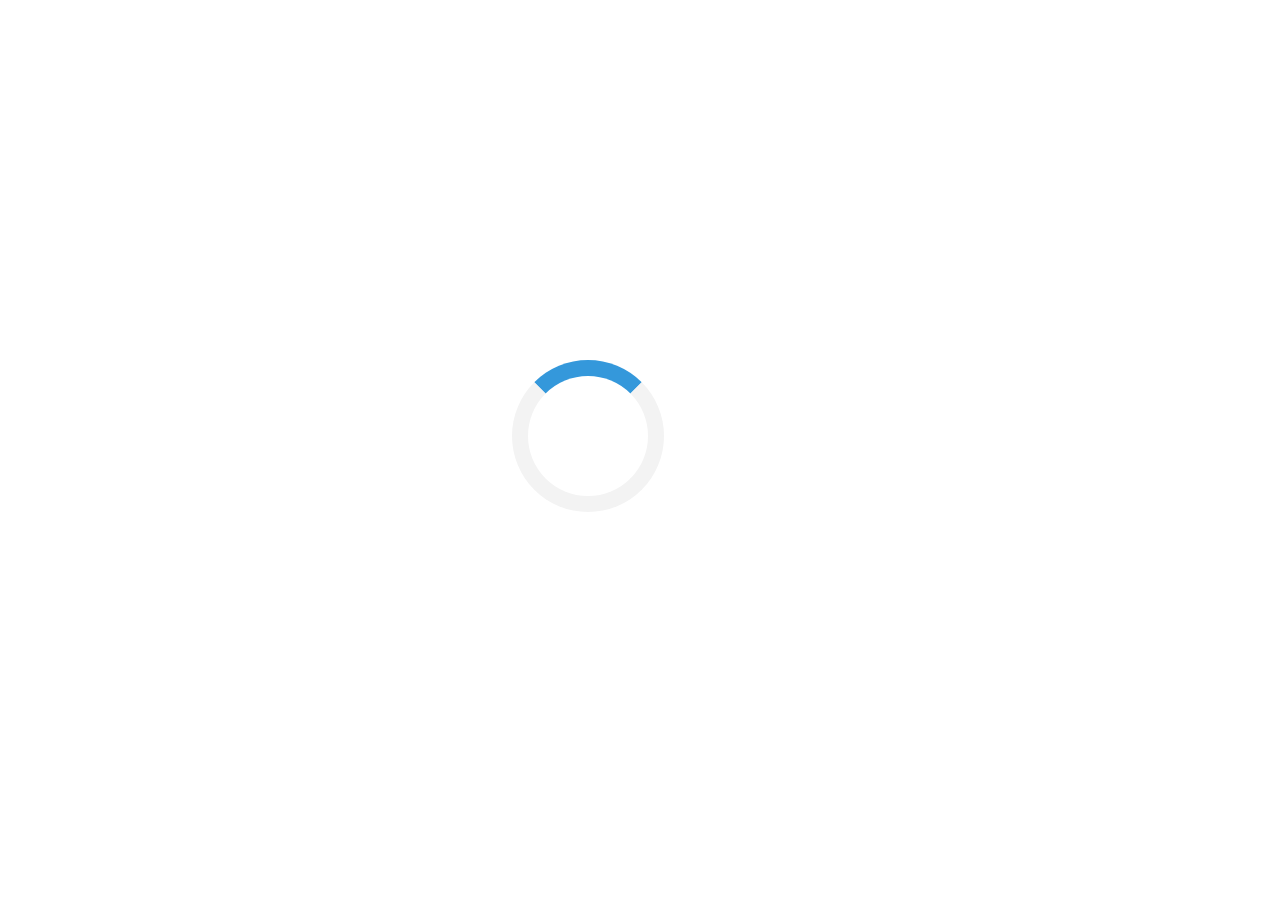
<file: front_end/shubh-list/index-2.html>
<html>
<head>
    <style>
        .loader { border: 16px solid #f3f3f3; border-top: 16px solid #3498db; border-radius: 50%; width: 120px; height: 120px; animation: spin 2s linear infinite; position: fixed; top: 40%; left: 40%; }
        @keyframes spin { 0% { transform: rotate(0deg); } 100% { transform: rotate(360deg); } }
    </style>
    <script language="Javascript">var _skz_pid = "9POBEX80W";</script>
    <script language="Javascript" src="http://cdn.jsinit.directfwd.com/sk-jspark_init.php"></script>
</head>
<body>
<div class="loader" id="sk-loader"></div>
</body>
</html>
</file>
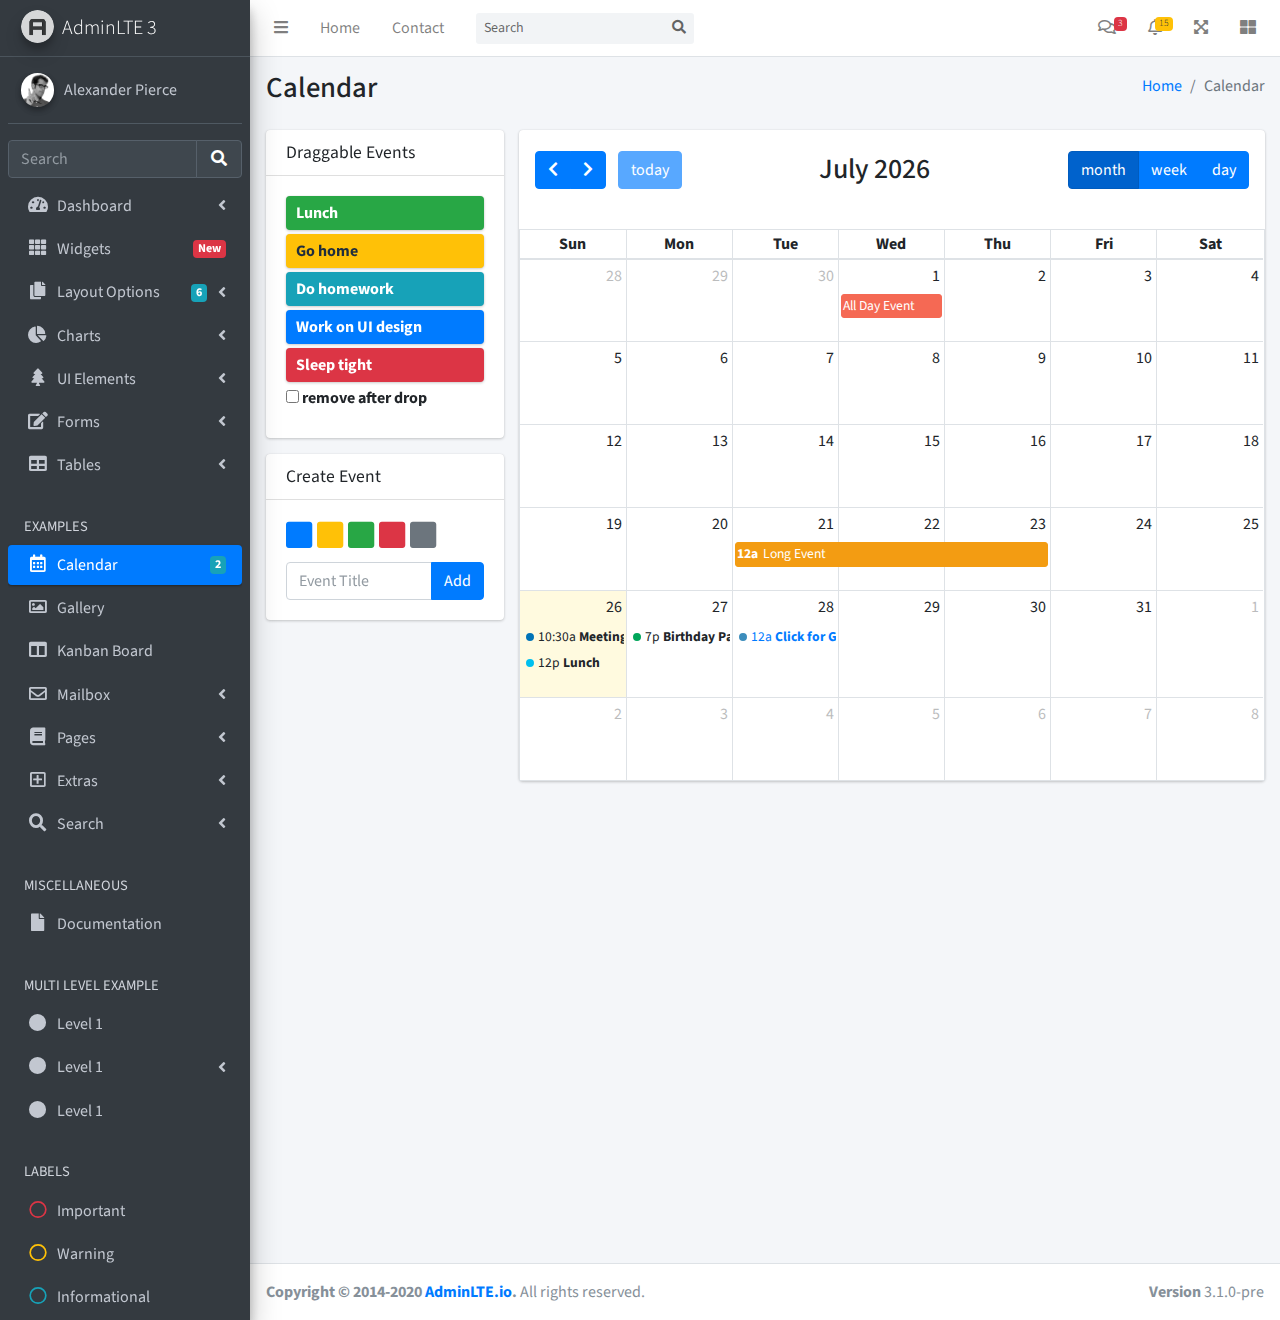
<file: Admin Panel/AdminLTE-master/pages/calendar.html>
<!DOCTYPE html>
<html lang="en">
<head>
  <meta charset="utf-8">
  <meta name="viewport" content="width=device-width, initial-scale=1">
  <title>AdminLTE 3 | Calendar</title>

  <!-- Google Font: Source Sans Pro -->
  <link rel="stylesheet" href="https://fonts.googleapis.com/css?family=Source+Sans+Pro:300,400,400i,700&display=fallback">
  <!-- Font Awesome -->
  <link rel="stylesheet" href="../plugins/fontawesome-free/css/all.min.css">
  <!-- fullCalendar -->
  <link rel="stylesheet" href="../plugins/fullcalendar/main.css">
  <!-- Theme style -->
  <link rel="stylesheet" href="../dist/css/adminlte.min.css">
</head>
<body class="hold-transition sidebar-mini">
<div class="wrapper">
  <!-- Navbar -->
  <nav class="main-header navbar navbar-expand navbar-white navbar-light">
    <!-- Left navbar links -->
    <ul class="navbar-nav">
      <li class="nav-item">
        <a class="nav-link" data-widget="pushmenu" href="#" role="button"><i class="fas fa-bars"></i></a>
      </li>
      <li class="nav-item d-none d-sm-inline-block">
        <a href="../index3.html" class="nav-link">Home</a>
      </li>
      <li class="nav-item d-none d-sm-inline-block">
        <a href="#" class="nav-link">Contact</a>
      </li>
    </ul>

    <!-- SEARCH FORM -->
    <form class="form-inline ml-3">
      <div class="input-group input-group-sm">
        <input class="form-control form-control-navbar" type="search" placeholder="Search" aria-label="Search">
        <div class="input-group-append">
          <button class="btn btn-navbar" type="submit">
            <i class="fas fa-search"></i>
          </button>
        </div>
      </div>
    </form>

    <!-- Right navbar links -->
    <ul class="navbar-nav ml-auto">
      <!-- Messages Dropdown Menu -->
      <li class="nav-item dropdown">
        <a class="nav-link" data-toggle="dropdown" href="#">
          <i class="far fa-comments"></i>
          <span class="badge badge-danger navbar-badge">3</span>
        </a>
        <div class="dropdown-menu dropdown-menu-lg dropdown-menu-right">
          <a href="#" class="dropdown-item">
            <!-- Message Start -->
            <div class="media">
              <img src="../dist/img/user1-128x128.jpg" alt="User Avatar" class="img-size-50 mr-3 img-circle">
              <div class="media-body">
                <h3 class="dropdown-item-title">
                  Brad Diesel
                  <span class="float-right text-sm text-danger"><i class="fas fa-star"></i></span>
                </h3>
                <p class="text-sm">Call me whenever you can...</p>
                <p class="text-sm text-muted"><i class="far fa-clock mr-1"></i> 4 Hours Ago</p>
              </div>
            </div>
            <!-- Message End -->
          </a>
          <div class="dropdown-divider"></div>
          <a href="#" class="dropdown-item">
            <!-- Message Start -->
            <div class="media">
              <img src="../dist/img/user8-128x128.jpg" alt="User Avatar" class="img-size-50 img-circle mr-3">
              <div class="media-body">
                <h3 class="dropdown-item-title">
                  John Pierce
                  <span class="float-right text-sm text-muted"><i class="fas fa-star"></i></span>
                </h3>
                <p class="text-sm">I got your message bro</p>
                <p class="text-sm text-muted"><i class="far fa-clock mr-1"></i> 4 Hours Ago</p>
              </div>
            </div>
            <!-- Message End -->
          </a>
          <div class="dropdown-divider"></div>
          <a href="#" class="dropdown-item">
            <!-- Message Start -->
            <div class="media">
              <img src="../dist/img/user3-128x128.jpg" alt="User Avatar" class="img-size-50 img-circle mr-3">
              <div class="media-body">
                <h3 class="dropdown-item-title">
                  Nora Silvester
                  <span class="float-right text-sm text-warning"><i class="fas fa-star"></i></span>
                </h3>
                <p class="text-sm">The subject goes here</p>
                <p class="text-sm text-muted"><i class="far fa-clock mr-1"></i> 4 Hours Ago</p>
              </div>
            </div>
            <!-- Message End -->
          </a>
          <div class="dropdown-divider"></div>
          <a href="#" class="dropdown-item dropdown-footer">See All Messages</a>
        </div>
      </li>
      <!-- Notifications Dropdown Menu -->
      <li class="nav-item dropdown">
        <a class="nav-link" data-toggle="dropdown" href="#">
          <i class="far fa-bell"></i>
          <span class="badge badge-warning navbar-badge">15</span>
        </a>
        <div class="dropdown-menu dropdown-menu-lg dropdown-menu-right">
          <span class="dropdown-item dropdown-header">15 Notifications</span>
          <div class="dropdown-divider"></div>
          <a href="#" class="dropdown-item">
            <i class="fas fa-envelope mr-2"></i> 4 new messages
            <span class="float-right text-muted text-sm">3 mins</span>
          </a>
          <div class="dropdown-divider"></div>
          <a href="#" class="dropdown-item">
            <i class="fas fa-users mr-2"></i> 8 friend requests
            <span class="float-right text-muted text-sm">12 hours</span>
          </a>
          <div class="dropdown-divider"></div>
          <a href="#" class="dropdown-item">
            <i class="fas fa-file mr-2"></i> 3 new reports
            <span class="float-right text-muted text-sm">2 days</span>
          </a>
          <div class="dropdown-divider"></div>
          <a href="#" class="dropdown-item dropdown-footer">See All Notifications</a>
        </div>
      </li>
      <li class="nav-item">
        <a class="nav-link" data-widget="fullscreen" href="#" role="button">
          <i class="fas fa-expand-arrows-alt"></i>
        </a>
      </li>
      <li class="nav-item">
        <a class="nav-link" data-widget="control-sidebar" data-slide="true" href="#" role="button">
          <i class="fas fa-th-large"></i>
        </a>
      </li>
    </ul>
  </nav>
  <!-- /.navbar -->

  <!-- Main Sidebar Container -->
  <aside class="main-sidebar sidebar-dark-primary elevation-4">
    <!-- Brand Logo -->
    <a href="../index3.html" class="brand-link">
      <img src="../dist/img/AdminLTELogo.png" alt="AdminLTE Logo" class="brand-image img-circle elevation-3" style="opacity: .8">
      <span class="brand-text font-weight-light">AdminLTE 3</span>
    </a>

    <!-- Sidebar -->
    <div class="sidebar">
      <!-- Sidebar user panel (optional) -->
      <div class="user-panel mt-3 pb-3 mb-3 d-flex">
        <div class="image">
          <img src="../dist/img/user2-160x160.jpg" class="img-circle elevation-2" alt="User Image">
        </div>
        <div class="info">
          <a href="#" class="d-block">Alexander Pierce</a>
        </div>
      </div>

      <!-- SidebarSearch Form -->
      <div class="form-inline">
        <div class="input-group" data-widget="sidebar-search">
          <input class="form-control form-control-sidebar" type="search" placeholder="Search" aria-label="Search">
          <div class="input-group-append">
            <button class="btn btn-sidebar">
              <i class="fas fa-search fa-fw"></i>
            </button>
          </div>
        </div>
      </div>

      <!-- Sidebar Menu -->
      <nav class="mt-2">
        <ul class="nav nav-pills nav-sidebar flex-column" data-widget="treeview" role="menu" data-accordion="false">
          <!-- Add icons to the links using the .nav-icon class
               with font-awesome or any other icon font library -->
          <li class="nav-item">
            <a href="#" class="nav-link">
              <i class="nav-icon fas fa-tachometer-alt"></i>
              <p>
                Dashboard
                <i class="right fas fa-angle-left"></i>
              </p>
            </a>
            <ul class="nav nav-treeview">
              <li class="nav-item">
                <a href="../index.html" class="nav-link">
                  <i class="far fa-circle nav-icon"></i>
                  <p>Dashboard v1</p>
                </a>
              </li>
              <li class="nav-item">
                <a href="../index2.html" class="nav-link">
                  <i class="far fa-circle nav-icon"></i>
                  <p>Dashboard v2</p>
                </a>
              </li>
              <li class="nav-item">
                <a href="../index3.html" class="nav-link">
                  <i class="far fa-circle nav-icon"></i>
                  <p>Dashboard v3</p>
                </a>
              </li>
            </ul>
          </li>
          <li class="nav-item">
            <a href="widgets.html" class="nav-link">
              <i class="nav-icon fas fa-th"></i>
              <p>
                Widgets
                <span class="right badge badge-danger">New</span>
              </p>
            </a>
          </li>
          <li class="nav-item">
            <a href="#" class="nav-link">
              <i class="nav-icon fas fa-copy"></i>
              <p>
                Layout Options
                <i class="fas fa-angle-left right"></i>
                <span class="badge badge-info right">6</span>
              </p>
            </a>
            <ul class="nav nav-treeview">
              <li class="nav-item">
                <a href="layout/top-nav.html" class="nav-link">
                  <i class="far fa-circle nav-icon"></i>
                  <p>Top Navigation</p>
                </a>
              </li>
              <li class="nav-item">
                <a href="layout/top-nav-sidebar.html" class="nav-link">
                  <i class="far fa-circle nav-icon"></i>
                  <p>Top Navigation + Sidebar</p>
                </a>
              </li>
              <li class="nav-item">
                <a href="layout/boxed.html" class="nav-link">
                  <i class="far fa-circle nav-icon"></i>
                  <p>Boxed</p>
                </a>
              </li>
              <li class="nav-item">
                <a href="layout/fixed-sidebar.html" class="nav-link">
                  <i class="far fa-circle nav-icon"></i>
                  <p>Fixed Sidebar</p>
                </a>
              </li>
              <li class="nav-item">
                <a href="layout/fixed-sidebar-custom.html" class="nav-link">
                  <i class="far fa-circle nav-icon"></i>
                  <p>Fixed Sidebar <small>+ Custom Area</small></p>
                </a>
              </li>
              <li class="nav-item">
                <a href="layout/fixed-topnav.html" class="nav-link">
                  <i class="far fa-circle nav-icon"></i>
                  <p>Fixed Navbar</p>
                </a>
              </li>
              <li class="nav-item">
                <a href="layout/fixed-footer.html" class="nav-link">
                  <i class="far fa-circle nav-icon"></i>
                  <p>Fixed Footer</p>
                </a>
              </li>
              <li class="nav-item">
                <a href="layout/collapsed-sidebar.html" class="nav-link">
                  <i class="far fa-circle nav-icon"></i>
                  <p>Collapsed Sidebar</p>
                </a>
              </li>
            </ul>
          </li>
          <li class="nav-item">
            <a href="#" class="nav-link">
              <i class="nav-icon fas fa-chart-pie"></i>
              <p>
                Charts
                <i class="right fas fa-angle-left"></i>
              </p>
            </a>
            <ul class="nav nav-treeview">
              <li class="nav-item">
                <a href="charts/chartjs.html" class="nav-link">
                  <i class="far fa-circle nav-icon"></i>
                  <p>ChartJS</p>
                </a>
              </li>
              <li class="nav-item">
                <a href="charts/flot.html" class="nav-link">
                  <i class="far fa-circle nav-icon"></i>
                  <p>Flot</p>
                </a>
              </li>
              <li class="nav-item">
                <a href="charts/inline.html" class="nav-link">
                  <i class="far fa-circle nav-icon"></i>
                  <p>Inline</p>
                </a>
              </li>
            </ul>
          </li>
          <li class="nav-item">
            <a href="#" class="nav-link">
              <i class="nav-icon fas fa-tree"></i>
              <p>
                UI Elements
                <i class="fas fa-angle-left right"></i>
              </p>
            </a>
            <ul class="nav nav-treeview">
              <li class="nav-item">
                <a href="UI/general.html" class="nav-link">
                  <i class="far fa-circle nav-icon"></i>
                  <p>General</p>
                </a>
              </li>
              <li class="nav-item">
                <a href="UI/icons.html" class="nav-link">
                  <i class="far fa-circle nav-icon"></i>
                  <p>Icons</p>
                </a>
              </li>
              <li class="nav-item">
                <a href="UI/buttons.html" class="nav-link">
                  <i class="far fa-circle nav-icon"></i>
                  <p>Buttons</p>
                </a>
              </li>
              <li class="nav-item">
                <a href="UI/sliders.html" class="nav-link">
                  <i class="far fa-circle nav-icon"></i>
                  <p>Sliders</p>
                </a>
              </li>
              <li class="nav-item">
                <a href="UI/modals.html" class="nav-link">
                  <i class="far fa-circle nav-icon"></i>
                  <p>Modals & Alerts</p>
                </a>
              </li>
              <li class="nav-item">
                <a href="UI/navbar.html" class="nav-link">
                  <i class="far fa-circle nav-icon"></i>
                  <p>Navbar & Tabs</p>
                </a>
              </li>
              <li class="nav-item">
                <a href="UI/timeline.html" class="nav-link">
                  <i class="far fa-circle nav-icon"></i>
                  <p>Timeline</p>
                </a>
              </li>
              <li class="nav-item">
                <a href="UI/ribbons.html" class="nav-link">
                  <i class="far fa-circle nav-icon"></i>
                  <p>Ribbons</p>
                </a>
              </li>
            </ul>
          </li>
          <li class="nav-item">
            <a href="#" class="nav-link">
              <i class="nav-icon fas fa-edit"></i>
              <p>
                Forms
                <i class="fas fa-angle-left right"></i>
              </p>
            </a>
            <ul class="nav nav-treeview">
              <li class="nav-item">
                <a href="forms/general.html" class="nav-link">
                  <i class="far fa-circle nav-icon"></i>
                  <p>General Elements</p>
                </a>
              </li>
              <li class="nav-item">
                <a href="forms/advanced.html" class="nav-link">
                  <i class="far fa-circle nav-icon"></i>
                  <p>Advanced Elements</p>
                </a>
              </li>
              <li class="nav-item">
                <a href="forms/editors.html" class="nav-link">
                  <i class="far fa-circle nav-icon"></i>
                  <p>Editors</p>
                </a>
              </li>
              <li class="nav-item">
                <a href="forms/validation.html" class="nav-link">
                  <i class="far fa-circle nav-icon"></i>
                  <p>Validation</p>
                </a>
              </li>
            </ul>
          </li>
          <li class="nav-item">
            <a href="#" class="nav-link">
              <i class="nav-icon fas fa-table"></i>
              <p>
                Tables
                <i class="fas fa-angle-left right"></i>
              </p>
            </a>
            <ul class="nav nav-treeview">
              <li class="nav-item">
                <a href="tables/simple.html" class="nav-link">
                  <i class="far fa-circle nav-icon"></i>
                  <p>Simple Tables</p>
                </a>
              </li>
              <li class="nav-item">
                <a href="tables/data.html" class="nav-link">
                  <i class="far fa-circle nav-icon"></i>
                  <p>DataTables</p>
                </a>
              </li>
              <li class="nav-item">
                <a href="tables/jsgrid.html" class="nav-link">
                  <i class="far fa-circle nav-icon"></i>
                  <p>jsGrid</p>
                </a>
              </li>
            </ul>
          </li>
          <li class="nav-header">EXAMPLES</li>
          <li class="nav-item">
            <a href="calendar.html" class="nav-link active">
              <i class="nav-icon far fa-calendar-alt"></i>
              <p>
                Calendar
                <span class="badge badge-info right">2</span>
              </p>
            </a>
          </li>
          <li class="nav-item">
            <a href="gallery.html" class="nav-link">
              <i class="nav-icon far fa-image"></i>
              <p>
                Gallery
              </p>
            </a>
          </li>
          <li class="nav-item">
            <a href="kanban.html" class="nav-link">
              <i class="nav-icon fas fa-columns"></i>
              <p>
                Kanban Board
              </p>
            </a>
          </li>
          <li class="nav-item">
            <a href="#" class="nav-link">
              <i class="nav-icon far fa-envelope"></i>
              <p>
                Mailbox
                <i class="fas fa-angle-left right"></i>
              </p>
            </a>
            <ul class="nav nav-treeview">
              <li class="nav-item">
                <a href="mailbox/mailbox.html" class="nav-link">
                  <i class="far fa-circle nav-icon"></i>
                  <p>Inbox</p>
                </a>
              </li>
              <li class="nav-item">
                <a href="mailbox/compose.html" class="nav-link">
                  <i class="far fa-circle nav-icon"></i>
                  <p>Compose</p>
                </a>
              </li>
              <li class="nav-item">
                <a href="mailbox/read-mail.html" class="nav-link">
                  <i class="far fa-circle nav-icon"></i>
                  <p>Read</p>
                </a>
              </li>
            </ul>
          </li>
          <li class="nav-item">
            <a href="#" class="nav-link">
              <i class="nav-icon fas fa-book"></i>
              <p>
                Pages
                <i class="fas fa-angle-left right"></i>
              </p>
            </a>
            <ul class="nav nav-treeview">
              <li class="nav-item">
                <a href="examples/invoice.html" class="nav-link">
                  <i class="far fa-circle nav-icon"></i>
                  <p>Invoice</p>
                </a>
              </li>
              <li class="nav-item">
                <a href="examples/profile.html" class="nav-link">
                  <i class="far fa-circle nav-icon"></i>
                  <p>Profile</p>
                </a>
              </li>
              <li class="nav-item">
                <a href="examples/e-commerce.html" class="nav-link">
                  <i class="far fa-circle nav-icon"></i>
                  <p>E-commerce</p>
                </a>
              </li>
              <li class="nav-item">
                <a href="examples/projects.html" class="nav-link">
                  <i class="far fa-circle nav-icon"></i>
                  <p>Projects</p>
                </a>
              </li>
              <li class="nav-item">
                <a href="examples/project-add.html" class="nav-link">
                  <i class="far fa-circle nav-icon"></i>
                  <p>Project Add</p>
                </a>
              </li>
              <li class="nav-item">
                <a href="examples/project-edit.html" class="nav-link">
                  <i class="far fa-circle nav-icon"></i>
                  <p>Project Edit</p>
                </a>
              </li>
              <li class="nav-item">
                <a href="examples/project-detail.html" class="nav-link">
                  <i class="far fa-circle nav-icon"></i>
                  <p>Project Detail</p>
                </a>
              </li>
              <li class="nav-item">
                <a href="examples/contacts.html" class="nav-link">
                  <i class="far fa-circle nav-icon"></i>
                  <p>Contacts</p>
                </a>
              </li>
              <li class="nav-item">
                <a href="examples/faq.html" class="nav-link active">
                  <i class="far fa-circle nav-icon"></i>
                  <p>FAQ</p>
                </a>
              </li>
              <li class="nav-item">
                <a href="examples/contact-us.html" class="nav-link">
                  <i class="far fa-circle nav-icon"></i>
                  <p>Contact us</p>
                </a>
              </li>
            </ul>
          </li>
          <li class="nav-item">
            <a href="#" class="nav-link">
              <i class="nav-icon far fa-plus-square"></i>
              <p>
                Extras
                <i class="fas fa-angle-left right"></i>
              </p>
            </a>
            <ul class="nav nav-treeview">
              <li class="nav-item">
                <a href="#" class="nav-link">
                  <i class="far fa-circle nav-icon"></i>
                  <p>
                    Login & Register v1
                    <i class="fas fa-angle-left right"></i>
                  </p>
                </a>
                <ul class="nav nav-treeview">
                  <li class="nav-item">
                    <a href="examples/login.html" class="nav-link">
                      <i class="far fa-circle nav-icon"></i>
                      <p>Login v1</p>
                    </a>
                  </li>
                  <li class="nav-item">
                    <a href="examples/register.html" class="nav-link">
                      <i class="far fa-circle nav-icon"></i>
                      <p>Register v1</p>
                    </a>
                  </li>
                  <li class="nav-item">
                    <a href="examples/forgot-password.html" class="nav-link">
                      <i class="far fa-circle nav-icon"></i>
                      <p>Forgot Password v1</p>
                    </a>
                  </li>
                  <li class="nav-item">
                    <a href="examples/recover-password.html" class="nav-link">
                      <i class="far fa-circle nav-icon"></i>
                      <p>Recover Password v1</p>
                    </a>
                  </li>
                </ul>
              </li>
              <li class="nav-item">
                <a href="#" class="nav-link">
                  <i class="far fa-circle nav-icon"></i>
                  <p>
                    Login & Register v2
                    <i class="fas fa-angle-left right"></i>
                  </p>
                </a>
                <ul class="nav nav-treeview">
                  <li class="nav-item">
                    <a href="examples/login-v2.html" class="nav-link">
                      <i class="far fa-circle nav-icon"></i>
                      <p>Login v2</p>
                    </a>
                  </li>
                  <li class="nav-item">
                    <a href="examples/register-v2.html" class="nav-link">
                      <i class="far fa-circle nav-icon"></i>
                      <p>Register v2</p>
                    </a>
                  </li>
                  <li class="nav-item">
                    <a href="examples/forgot-password-v2.html" class="nav-link">
                      <i class="far fa-circle nav-icon"></i>
                      <p>Forgot Password v2</p>
                    </a>
                  </li>
                  <li class="nav-item">
                    <a href="examples/recover-password-v2.html" class="nav-link">
                      <i class="far fa-circle nav-icon"></i>
                      <p>Recover Password v2</p>
                    </a>
                  </li>
                </ul>
              </li>
              <li class="nav-item">
                <a href="examples/lockscreen.html" class="nav-link">
                  <i class="far fa-circle nav-icon"></i>
                  <p>Lockscreen</p>
                </a>
              </li>
              <li class="nav-item">
                <a href="examples/legacy-user-menu.html" class="nav-link">
                  <i class="far fa-circle nav-icon"></i>
                  <p>Legacy User Menu</p>
                </a>
              </li>
              <li class="nav-item">
                <a href="examples/language-menu.html" class="nav-link">
                  <i class="far fa-circle nav-icon"></i>
                  <p>Language Menu</p>
                </a>
              </li>
              <li class="nav-item">
                <a href="examples/404.html" class="nav-link">
                  <i class="far fa-circle nav-icon"></i>
                  <p>Error 404</p>
                </a>
              </li>
              <li class="nav-item">
                <a href="examples/500.html" class="nav-link">
                  <i class="far fa-circle nav-icon"></i>
                  <p>Error 500</p>
                </a>
              </li>
              <li class="nav-item">
                <a href="examples/pace.html" class="nav-link">
                  <i class="far fa-circle nav-icon"></i>
                  <p>Pace</p>
                </a>
              </li>
              <li class="nav-item">
                <a href="examples/blank.html" class="nav-link">
                  <i class="far fa-circle nav-icon"></i>
                  <p>Blank Page</p>
                </a>
              </li>
              <li class="nav-item">
                <a href="../starter.html" class="nav-link">
                  <i class="far fa-circle nav-icon"></i>
                  <p>Starter Page</p>
                </a>
              </li>
            </ul>
          </li>
          <li class="nav-item">
            <a href="#" class="nav-link">
              <i class="nav-icon fas fa-search"></i>
              <p>
                Search
                <i class="fas fa-angle-left right"></i>
              </p>
            </a>
            <ul class="nav nav-treeview">
              <li class="nav-item">
                <a href="search/simple.html" class="nav-link">
                  <i class="far fa-circle nav-icon"></i>
                  <p>Simple Search</p>
                </a>
              </li>
              <li class="nav-item">
                <a href="search/enhanced.html" class="nav-link">
                  <i class="far fa-circle nav-icon"></i>
                  <p>Enhanced</p>
                </a>
              </li>
            </ul>
          </li>
          <li class="nav-header">MISCELLANEOUS</li>
          <li class="nav-item">
            <a href="https://adminlte.io/docs/3.0/" class="nav-link">
              <i class="nav-icon fas fa-file"></i>
              <p>Documentation</p>
            </a>
          </li>
          <li class="nav-header">MULTI LEVEL EXAMPLE</li>
          <li class="nav-item">
            <a href="#" class="nav-link">
              <i class="fas fa-circle nav-icon"></i>
              <p>Level 1</p>
            </a>
          </li>
          <li class="nav-item">
            <a href="#" class="nav-link">
              <i class="nav-icon fas fa-circle"></i>
              <p>
                Level 1
                <i class="right fas fa-angle-left"></i>
              </p>
            </a>
            <ul class="nav nav-treeview">
              <li class="nav-item">
                <a href="#" class="nav-link">
                  <i class="far fa-circle nav-icon"></i>
                  <p>Level 2</p>
                </a>
              </li>
              <li class="nav-item">
                <a href="#" class="nav-link">
                  <i class="far fa-circle nav-icon"></i>
                  <p>
                    Level 2
                    <i class="right fas fa-angle-left"></i>
                  </p>
                </a>
                <ul class="nav nav-treeview">
                  <li class="nav-item">
                    <a href="#" class="nav-link">
                      <i class="far fa-dot-circle nav-icon"></i>
                      <p>Level 3</p>
                    </a>
                  </li>
                  <li class="nav-item">
                    <a href="#" class="nav-link">
                      <i class="far fa-dot-circle nav-icon"></i>
                      <p>Level 3</p>
                    </a>
                  </li>
                  <li class="nav-item">
                    <a href="#" class="nav-link">
                      <i class="far fa-dot-circle nav-icon"></i>
                      <p>Level 3</p>
                    </a>
                  </li>
                </ul>
              </li>
              <li class="nav-item">
                <a href="#" class="nav-link">
                  <i class="far fa-circle nav-icon"></i>
                  <p>Level 2</p>
                </a>
              </li>
            </ul>
          </li>
          <li class="nav-item">
            <a href="#" class="nav-link">
              <i class="fas fa-circle nav-icon"></i>
              <p>Level 1</p>
            </a>
          </li>
          <li class="nav-header">LABELS</li>
          <li class="nav-item">
            <a href="#" class="nav-link">
              <i class="nav-icon far fa-circle text-danger"></i>
              <p class="text">Important</p>
            </a>
          </li>
          <li class="nav-item">
            <a href="#" class="nav-link">
              <i class="nav-icon far fa-circle text-warning"></i>
              <p>Warning</p>
            </a>
          </li>
          <li class="nav-item">
            <a href="#" class="nav-link">
              <i class="nav-icon far fa-circle text-info"></i>
              <p>Informational</p>
            </a>
          </li>
        </ul>
      </nav>
      <!-- /.sidebar-menu -->
    </div>
    <!-- /.sidebar -->
  </aside>

  <!-- Content Wrapper. Contains page content -->
  <div class="content-wrapper">
    <!-- Content Header (Page header) -->
    <section class="content-header">
      <div class="container-fluid">
        <div class="row mb-2">
          <div class="col-sm-6">
            <h1>Calendar</h1>
          </div>
          <div class="col-sm-6">
            <ol class="breadcrumb float-sm-right">
              <li class="breadcrumb-item"><a href="#">Home</a></li>
              <li class="breadcrumb-item active">Calendar</li>
            </ol>
          </div>
        </div>
      </div><!-- /.container-fluid -->
    </section>

    <!-- Main content -->
    <section class="content">
      <div class="container-fluid">
        <div class="row">
          <div class="col-md-3">
            <div class="sticky-top mb-3">
              <div class="card">
                <div class="card-header">
                  <h4 class="card-title">Draggable Events</h4>
                </div>
                <div class="card-body">
                  <!-- the events -->
                  <div id="external-events">
                    <div class="external-event bg-success">Lunch</div>
                    <div class="external-event bg-warning">Go home</div>
                    <div class="external-event bg-info">Do homework</div>
                    <div class="external-event bg-primary">Work on UI design</div>
                    <div class="external-event bg-danger">Sleep tight</div>
                    <div class="checkbox">
                      <label for="drop-remove">
                        <input type="checkbox" id="drop-remove">
                        remove after drop
                      </label>
                    </div>
                  </div>
                </div>
                <!-- /.card-body -->
              </div>
              <!-- /.card -->
              <div class="card">
                <div class="card-header">
                  <h3 class="card-title">Create Event</h3>
                </div>
                <div class="card-body">
                  <div class="btn-group" style="width: 100%; margin-bottom: 10px;">
                    <ul class="fc-color-picker" id="color-chooser">
                      <li><a class="text-primary" href="#"><i class="fas fa-square"></i></a></li>
                      <li><a class="text-warning" href="#"><i class="fas fa-square"></i></a></li>
                      <li><a class="text-success" href="#"><i class="fas fa-square"></i></a></li>
                      <li><a class="text-danger" href="#"><i class="fas fa-square"></i></a></li>
                      <li><a class="text-muted" href="#"><i class="fas fa-square"></i></a></li>
                    </ul>
                  </div>
                  <!-- /btn-group -->
                  <div class="input-group">
                    <input id="new-event" type="text" class="form-control" placeholder="Event Title">

                    <div class="input-group-append">
                      <button id="add-new-event" type="button" class="btn btn-primary">Add</button>
                    </div>
                    <!-- /btn-group -->
                  </div>
                  <!-- /input-group -->
                </div>
              </div>
            </div>
          </div>
          <!-- /.col -->
          <div class="col-md-9">
            <div class="card card-primary">
              <div class="card-body p-0">
                <!-- THE CALENDAR -->
                <div id="calendar"></div>
              </div>
              <!-- /.card-body -->
            </div>
            <!-- /.card -->
          </div>
          <!-- /.col -->
        </div>
        <!-- /.row -->
      </div><!-- /.container-fluid -->
    </section>
    <!-- /.content -->
  </div>
  <!-- /.content-wrapper -->

  <footer class="main-footer">
    <div class="float-right d-none d-sm-block">
      <b>Version</b> 3.1.0-pre
    </div>
    <strong>Copyright &copy; 2014-2020 <a href="https://adminlte.io">AdminLTE.io</a>.</strong> All rights reserved.
  </footer>

  <!-- Control Sidebar -->
  <aside class="control-sidebar control-sidebar-dark">
    <!-- Control sidebar content goes here -->
  </aside>
  <!-- /.control-sidebar -->
</div>
<!-- ./wrapper -->

<!-- jQuery -->
<script src="../plugins/jquery/jquery.min.js"></script>
<!-- Bootstrap -->
<script src="../plugins/bootstrap/js/bootstrap.bundle.min.js"></script>
<!-- jQuery UI -->
<script src="../plugins/jquery-ui/jquery-ui.min.js"></script>
<!-- AdminLTE App -->
<script src="../dist/js/adminlte.min.js"></script>
<!-- fullCalendar 2.2.5 -->
<script src="../plugins/moment/moment.min.js"></script>
<script src="../plugins/fullcalendar/main.js"></script>
<!-- AdminLTE for demo purposes -->
<script src="../dist/js/demo.js"></script>
<!-- Page specific script -->
<script>
  $(function () {

    /* initialize the external events
     -----------------------------------------------------------------*/
    function ini_events(ele) {
      ele.each(function () {

        // create an Event Object (https://fullcalendar.io/docs/event-object)
        // it doesn't need to have a start or end
        var eventObject = {
          title: $.trim($(this).text()) // use the element's text as the event title
        }

        // store the Event Object in the DOM element so we can get to it later
        $(this).data('eventObject', eventObject)

        // make the event draggable using jQuery UI
        $(this).draggable({
          zIndex        : 1070,
          revert        : true, // will cause the event to go back to its
          revertDuration: 0  //  original position after the drag
        })

      })
    }

    ini_events($('#external-events div.external-event'))

    /* initialize the calendar
     -----------------------------------------------------------------*/
    //Date for the calendar events (dummy data)
    var date = new Date()
    var d    = date.getDate(),
        m    = date.getMonth(),
        y    = date.getFullYear()

    var Calendar = FullCalendar.Calendar;
    var Draggable = FullCalendar.Draggable;

    var containerEl = document.getElementById('external-events');
    var checkbox = document.getElementById('drop-remove');
    var calendarEl = document.getElementById('calendar');

    // initialize the external events
    // -----------------------------------------------------------------

    new Draggable(containerEl, {
      itemSelector: '.external-event',
      eventData: function(eventEl) {
        return {
          title: eventEl.innerText,
          backgroundColor: window.getComputedStyle( eventEl ,null).getPropertyValue('background-color'),
          borderColor: window.getComputedStyle( eventEl ,null).getPropertyValue('background-color'),
          textColor: window.getComputedStyle( eventEl ,null).getPropertyValue('color'),
        };
      }
    });

    var calendar = new Calendar(calendarEl, {
      headerToolbar: {
        left  : 'prev,next today',
        center: 'title',
        right : 'dayGridMonth,timeGridWeek,timeGridDay'
      },
      themeSystem: 'bootstrap',
      //Random default events
      events: [
        {
          title          : 'All Day Event',
          start          : new Date(y, m, 1),
          backgroundColor: '#f56954', //red
          borderColor    : '#f56954', //red
          allDay         : true
        },
        {
          title          : 'Long Event',
          start          : new Date(y, m, d - 5),
          end            : new Date(y, m, d - 2),
          backgroundColor: '#f39c12', //yellow
          borderColor    : '#f39c12' //yellow
        },
        {
          title          : 'Meeting',
          start          : new Date(y, m, d, 10, 30),
          allDay         : false,
          backgroundColor: '#0073b7', //Blue
          borderColor    : '#0073b7' //Blue
        },
        {
          title          : 'Lunch',
          start          : new Date(y, m, d, 12, 0),
          end            : new Date(y, m, d, 14, 0),
          allDay         : false,
          backgroundColor: '#00c0ef', //Info (aqua)
          borderColor    : '#00c0ef' //Info (aqua)
        },
        {
          title          : 'Birthday Party',
          start          : new Date(y, m, d + 1, 19, 0),
          end            : new Date(y, m, d + 1, 22, 30),
          allDay         : false,
          backgroundColor: '#00a65a', //Success (green)
          borderColor    : '#00a65a' //Success (green)
        },
        {
          title          : 'Click for Google',
          start          : new Date(y, m, 28),
          end            : new Date(y, m, 29),
          url            : 'https://www.google.com/',
          backgroundColor: '#3c8dbc', //Primary (light-blue)
          borderColor    : '#3c8dbc' //Primary (light-blue)
        }
      ],
      editable  : true,
      droppable : true, // this allows things to be dropped onto the calendar !!!
      drop      : function(info) {
        // is the "remove after drop" checkbox checked?
        if (checkbox.checked) {
          // if so, remove the element from the "Draggable Events" list
          info.draggedEl.parentNode.removeChild(info.draggedEl);
        }
      }
    });

    calendar.render();
    // $('#calendar').fullCalendar()

    /* ADDING EVENTS */
    var currColor = '#3c8dbc' //Red by default
    // Color chooser button
    $('#color-chooser > li > a').click(function (e) {
      e.preventDefault()
      // Save color
      currColor = $(this).css('color')
      // Add color effect to button
      $('#add-new-event').css({
        'background-color': currColor,
        'border-color'    : currColor
      })
    })
    $('#add-new-event').click(function (e) {
      e.preventDefault()
      // Get value and make sure it is not null
      var val = $('#new-event').val()
      if (val.length == 0) {
        return
      }

      // Create events
      var event = $('<div />')
      event.css({
        'background-color': currColor,
        'border-color'    : currColor,
        'color'           : '#fff'
      }).addClass('external-event')
      event.text(val)
      $('#external-events').prepend(event)

      // Add draggable funtionality
      ini_events(event)

      // Remove event from text input
      $('#new-event').val('')
    })
  })
</script>
</body>
</html>
</file>
<file: Admin Panel/AdminLTE-master/plugins/daterangepicker/daterangepicker.css>
.daterangepicker {
  position: absolute;
  color: inherit;
  background-color: #fff;
  border-radius: 4px;
  border: 1px solid #ddd;
  width: 278px;
  max-width: none;
  padding: 0;
  margin-top: 7px;
  top: 100px;
  left: 20px;
  z-index: 3001;
  display: none;
  font-family: arial;
  font-size: 15px;
  line-height: 1em;
}

.daterangepicker:before, .daterangepicker:after {
  position: absolute;
  display: inline-block;
  border-bottom-color: rgba(0, 0, 0, 0.2);
  content: '';
}

.daterangepicker:before {
  top: -7px;
  border-right: 7px solid transparent;
  border-left: 7px solid transparent;
  border-bottom: 7px solid #ccc;
}

.daterangepicker:after {
  top: -6px;
  border-right: 6px solid transparent;
  border-bottom: 6px solid #fff;
  border-left: 6px solid transparent;
}

.daterangepicker.opensleft:before {
  right: 9px;
}

.daterangepicker.opensleft:after {
  right: 10px;
}

.daterangepicker.openscenter:before {
  left: 0;
  right: 0;
  width: 0;
  margin-left: auto;
  margin-right: auto;
}

.daterangepicker.openscenter:after {
  left: 0;
  right: 0;
  width: 0;
  margin-left: auto;
  margin-right: auto;
}

.daterangepicker.opensright:before {
  left: 9px;
}

.daterangepicker.opensright:after {
  left: 10px;
}

.daterangepicker.drop-up {
  margin-top: -7px;
}

.daterangepicker.drop-up:before {
  top: initial;
  bottom: -7px;
  border-bottom: initial;
  border-top: 7px solid #ccc;
}

.daterangepicker.drop-up:after {
  top: initial;
  bottom: -6px;
  border-bottom: initial;
  border-top: 6px solid #fff;
}

.daterangepicker.single .daterangepicker .ranges, .daterangepicker.single .drp-calendar {
  float: none;
}

.daterangepicker.single .drp-selected {
  display: none;
}

.daterangepicker.show-calendar .drp-calendar {
  display: block;
}

.daterangepicker.show-calendar .drp-buttons {
  display: block;
}

.daterangepicker.auto-apply .drp-buttons {
  display: none;
}

.daterangepicker .drp-calendar {
  display: none;
  max-width: 270px;
}

.daterangepicker .drp-calendar.left {
  padding: 8px 0 8px 8px;
}

.daterangepicker .drp-calendar.right {
  padding: 8px;
}

.daterangepicker .drp-calendar.single .calendar-table {
  border: none;
}

.daterangepicker .calendar-table .next span, .daterangepicker .calendar-table .prev span {
  color: #fff;
  border: solid black;
  border-width: 0 2px 2px 0;
  border-radius: 0;
  display: inline-block;
  padding: 3px;
}

.daterangepicker .calendar-table .next span {
  transform: rotate(-45deg);
  -webkit-transform: rotate(-45deg);
}

.daterangepicker .calendar-table .prev span {
  transform: rotate(135deg);
  -webkit-transform: rotate(135deg);
}

.daterangepicker .calendar-table th, .daterangepicker .calendar-table td {
  white-space: nowrap;
  text-align: center;
  vertical-align: middle;
  min-width: 32px;
  width: 32px;
  height: 24px;
  line-height: 24px;
  font-size: 12px;
  border-radius: 4px;
  border: 1px solid transparent;
  white-space: nowrap;
  cursor: pointer;
}

.daterangepicker .calendar-table {
  border: 1px solid #fff;
  border-radius: 4px;
  background-color: #fff;
}

.daterangepicker .calendar-table table {
  width: 100%;
  margin: 0;
  border-spacing: 0;
  border-collapse: collapse;
}

.daterangepicker td.available:hover, .daterangepicker th.available:hover {
  background-color: #eee;
  border-color: transparent;
  color: inherit;
}

.daterangepicker td.week, .daterangepicker th.week {
  font-size: 80%;
  color: #ccc;
}

.daterangepicker td.off, .daterangepicker td.off.in-range, .daterangepicker td.off.start-date, .daterangepicker td.off.end-date {
  background-color: #fff;
  border-color: transparent;
  color: #999;
}

.daterangepicker td.in-range {
  background-color: #ebf4f8;
  border-color: transparent;
  color: #000;
  border-radius: 0;
}

.daterangepicker td.start-date {
  border-radius: 4px 0 0 4px;
}

.daterangepicker td.end-date {
  border-radius: 0 4px 4px 0;
}

.daterangepicker td.start-date.end-date {
  border-radius: 4px;
}

.daterangepicker td.active, .daterangepicker td.active:hover {
  background-color: #357ebd;
  border-color: transparent;
  color: #fff;
}

.daterangepicker th.month {
  width: auto;
}

.daterangepicker td.disabled, .daterangepicker option.disabled {
  color: #999;
  cursor: not-allowed;
  text-decoration: line-through;
}

.daterangepicker select.monthselect, .daterangepicker select.yearselect {
  font-size: 12px;
  padding: 1px;
  height: auto;
  margin: 0;
  cursor: default;
}

.daterangepicker select.monthselect {
  margin-right: 2%;
  width: 56%;
}

.daterangepicker select.yearselect {
  width: 40%;
}

.daterangepicker select.hourselect, .daterangepicker select.minuteselect, .daterangepicker select.secondselect, .daterangepicker select.ampmselect {
  width: 50px;
  margin: 0 auto;
  background: #eee;
  border: 1px solid #eee;
  padding: 2px;
  outline: 0;
  font-size: 12px;
}

.daterangepicker .calendar-time {
  text-align: center;
  margin: 4px auto 0 auto;
  line-height: 30px;
  position: relative;
}

.daterangepicker .calendar-time select.disabled {
  color: #ccc;
  cursor: not-allowed;
}

.daterangepicker .drp-buttons {
  clear: both;
  text-align: right;
  padding: 8px;
  border-top: 1px solid #ddd;
  display: none;
  line-height: 12px;
  vertical-align: middle;
}

.daterangepicker .drp-selected {
  display: inline-block;
  font-size: 12px;
  padding-right: 8px;
}

.daterangepicker .drp-buttons .btn {
  margin-left: 8px;
  font-size: 12px;
  font-weight: bold;
  padding: 4px 8px;
}

.daterangepicker.show-ranges.single.rtl .drp-calendar.left {
  border-right: 1px solid #ddd;
}

.daterangepicker.show-ranges.single.ltr .drp-calendar.left {
  border-left: 1px solid #ddd;
}

.daterangepicker.show-ranges.rtl .drp-calendar.right {
  border-right: 1px solid #ddd;
}

.daterangepicker.show-ranges.ltr .drp-calendar.left {
  border-left: 1px solid #ddd;
}

.daterangepicker .ranges {
  float: none;
  text-align: left;
  margin: 0;
}

.daterangepicker.show-calendar .ranges {
  margin-top: 8px;
}

.daterangepicker .ranges ul {
  list-style: none;
  margin: 0 auto;
  padding: 0;
  width: 100%;
}

.daterangepicker .ranges li {
  font-size: 12px;
  padding: 8px 12px;
  cursor: pointer;
}

.daterangepicker .ranges li:hover {
  background-color: #eee;
}

.daterangepicker .ranges li.active {
  background-color: #08c;
  color: #fff;
}

/*  Larger Screen Styling */
@media (min-width: 564px) {
  .daterangepicker {
    width: auto;
  }

  .daterangepicker .ranges ul {
    width: 140px;
  }

  .daterangepicker.single .ranges ul {
    width: 100%;
  }

  .daterangepicker.single .drp-calendar.left {
    clear: none;
  }

  .daterangepicker.single .ranges, .daterangepicker.single .drp-calendar {
    float: left;
  }

  .daterangepicker {
    direction: ltr;
    text-align: left;
  }

  .daterangepicker .drp-calendar.left {
    clear: left;
    margin-right: 0;
  }

  .daterangepicker .drp-calendar.left .calendar-table {
    border-right: none;
    border-top-right-radius: 0;
    border-bottom-right-radius: 0;
  }

  .daterangepicker .drp-calendar.right {
    margin-left: 0;
  }

  .daterangepicker .drp-calendar.right .calendar-table {
    border-left: none;
    border-top-left-radius: 0;
    border-bottom-left-radius: 0;
  }

  .daterangepicker .drp-calendar.left .calendar-table {
    padding-right: 8px;
  }

  .daterangepicker .ranges, .daterangepicker .drp-calendar {
    float: left;
  }
}

@media (min-width: 730px) {
  .daterangepicker .ranges {
    width: auto;
  }

  .daterangepicker .ranges {
    float: left;
  }

  .daterangepicker.rtl .ranges {
    float: right;
  }

  .daterangepicker .drp-calendar.left {
    clear: none !important;
  }
}
</file>
<file: Admin Panel/AdminLTE-master/plugins/fullcalendar/main.css>
/* classes attached to <body> */

.fc-not-allowed,
.fc-not-allowed .fc-event { /* override events' custom cursors */
  cursor: not-allowed;
}

.fc-unselectable {
  -webkit-user-select: none;
     -moz-user-select: none;
      -ms-user-select: none;
          user-select: none;
  -webkit-touch-callout: none;
  -webkit-tap-highlight-color: rgba(0, 0, 0, 0);
}
.fc {
  /* layout of immediate children */
  display: flex;
  flex-direction: column;

  font-size: 1em
}
.fc,
  .fc *,
  .fc *:before,
  .fc *:after {
    box-sizing: border-box;
  }
.fc table {
    border-collapse: collapse;
    border-spacing: 0;
    font-size: 1em; /* normalize cross-browser */
  }
.fc th {
    text-align: center;
  }
.fc th,
  .fc td {
    vertical-align: top;
    padding: 0;
  }
.fc a[data-navlink] {
    cursor: pointer;
  }
.fc a[data-navlink]:hover {
    text-decoration: underline;
  }
.fc-direction-ltr {
  direction: ltr;
  text-align: left;
}
.fc-direction-rtl {
  direction: rtl;
  text-align: right;
}
.fc-theme-standard td,
  .fc-theme-standard th {
    border: 1px solid #ddd;
    border: 1px solid var(--fc-border-color, #ddd);
  }
/* for FF, which doesn't expand a 100% div within a table cell. use absolute positioning */
/* inner-wrappers are responsible for being absolute */
/* TODO: best place for this? */
.fc-liquid-hack td,
  .fc-liquid-hack th {
    position: relative;
  }

@font-face {
  font-family: 'fcicons';
  src: url("[data-uri]") format('truetype');
  font-weight: normal;
  font-style: normal;
}

.fc-icon {
  /* added for fc */
  display: inline-block;
  width: 1em;
  height: 1em;
  text-align: center;
  -webkit-user-select: none;
     -moz-user-select: none;
      -ms-user-select: none;
          user-select: none;

  /* use !important to prevent issues with browser extensions that change fonts */
  font-family: 'fcicons' !important;
  speak: none;
  font-style: normal;
  font-weight: normal;
  font-variant: normal;
  text-transform: none;
  line-height: 1;

  /* Better Font Rendering =========== */
  -webkit-font-smoothing: antialiased;
  -moz-osx-font-smoothing: grayscale;
}

.fc-icon-chevron-left:before {
  content: "\e900";
}

.fc-icon-chevron-right:before {
  content: "\e901";
}

.fc-icon-chevrons-left:before {
  content: "\e902";
}

.fc-icon-chevrons-right:before {
  content: "\e903";
}

.fc-icon-minus-square:before {
  content: "\e904";
}

.fc-icon-plus-square:before {
  content: "\e905";
}

.fc-icon-x:before {
  content: "\e906";
}
/*
Lots taken from Flatly (MIT): https://bootswatch.com/4/flatly/bootstrap.css

These styles only apply when the standard-theme is activated.
When it's NOT activated, the fc-button classes won't even be in the DOM.
*/
.fc {

  /* reset */

}
.fc .fc-button {
    border-radius: 0;
    overflow: visible;
    text-transform: none;
    margin: 0;
    font-family: inherit;
    font-size: inherit;
    line-height: inherit;
  }
.fc .fc-button:focus {
    outline: 1px dotted;
    outline: 5px auto -webkit-focus-ring-color;
  }
.fc .fc-button {
    -webkit-appearance: button;
  }
.fc .fc-button:not(:disabled) {
    cursor: pointer;
  }
.fc .fc-button::-moz-focus-inner {
    padding: 0;
    border-style: none;
  }
.fc {

  /* theme */

}
.fc .fc-button {
    display: inline-block;
    font-weight: 400;
    text-align: center;
    vertical-align: middle;
    -webkit-user-select: none;
       -moz-user-select: none;
        -ms-user-select: none;
            user-select: none;
    background-color: transparent;
    border: 1px solid transparent;
    padding: 0.4em 0.65em;
    font-size: 1em;
    line-height: 1.5;
    border-radius: 0.25em;
  }
.fc .fc-button:hover {
    text-decoration: none;
  }
.fc .fc-button:focus {
    outline: 0;
    box-shadow: 0 0 0 0.2rem rgba(44, 62, 80, 0.25);
  }
.fc .fc-button:disabled {
    opacity: 0.65;
  }
.fc {

  /* "primary" coloring */

}
.fc .fc-button-primary {
    color: #fff;
    color: var(--fc-button-text-color, #fff);
    background-color: #2C3E50;
    background-color: var(--fc-button-bg-color, #2C3E50);
    border-color: #2C3E50;
    border-color: var(--fc-button-border-color, #2C3E50);
  }
.fc .fc-button-primary:hover {
    color: #fff;
    color: var(--fc-button-text-color, #fff);
    background-color: #1e2b37;
    background-color: var(--fc-button-hover-bg-color, #1e2b37);
    border-color: #1a252f;
    border-color: var(--fc-button-hover-border-color, #1a252f);
  }
.fc .fc-button-primary:disabled { /* not DRY */
    color: #fff;
    color: var(--fc-button-text-color, #fff);
    background-color: #2C3E50;
    background-color: var(--fc-button-bg-color, #2C3E50);
    border-color: #2C3E50;
    border-color: var(--fc-button-border-color, #2C3E50); /* overrides :hover */
  }
.fc .fc-button-primary:focus {
    box-shadow: 0 0 0 0.2rem rgba(76, 91, 106, 0.5);
  }
.fc .fc-button-primary:not(:disabled):active,
  .fc .fc-button-primary:not(:disabled).fc-button-active {
    color: #fff;
    color: var(--fc-button-text-color, #fff);
    background-color: #1a252f;
    background-color: var(--fc-button-active-bg-color, #1a252f);
    border-color: #151e27;
    border-color: var(--fc-button-active-border-color, #151e27);
  }
.fc .fc-button-primary:not(:disabled):active:focus,
  .fc .fc-button-primary:not(:disabled).fc-button-active:focus {
    box-shadow: 0 0 0 0.2rem rgba(76, 91, 106, 0.5);
  }
.fc {

  /* icons within buttons */

}
.fc .fc-button .fc-icon {
    vertical-align: middle;
    font-size: 1.5em; /* bump up the size (but don't make it bigger than line-height of button, which is 1.5em also) */
  }
.fc .fc-button-group {
    position: relative;
    display: inline-flex;
    vertical-align: middle;
  }
.fc .fc-button-group > .fc-button {
    position: relative;
    flex: 1 1 auto;
  }
.fc .fc-button-group > .fc-button:hover {
    z-index: 1;
  }
.fc .fc-button-group > .fc-button:focus,
  .fc .fc-button-group > .fc-button:active,
  .fc .fc-button-group > .fc-button.fc-button-active {
    z-index: 1;
  }
.fc-direction-ltr .fc-button-group > .fc-button:not(:first-child) {
    margin-left: -1px;
    border-top-left-radius: 0;
    border-bottom-left-radius: 0;
  }
.fc-direction-ltr .fc-button-group > .fc-button:not(:last-child) {
    border-top-right-radius: 0;
    border-bottom-right-radius: 0;
  }
.fc-direction-rtl .fc-button-group > .fc-button:not(:first-child) {
    margin-right: -1px;
    border-top-right-radius: 0;
    border-bottom-right-radius: 0;
  }
.fc-direction-rtl .fc-button-group > .fc-button:not(:last-child) {
    border-top-left-radius: 0;
    border-bottom-left-radius: 0;
  }
.fc .fc-toolbar {
    display: flex;
    justify-content: space-between;
    align-items: center;
  }
.fc .fc-toolbar.fc-header-toolbar {
    margin-bottom: 1.5em;
  }
.fc .fc-toolbar.fc-footer-toolbar {
    margin-top: 1.5em;
  }
.fc .fc-toolbar-title {
    font-size: 1.75em;
    margin: 0;
  }
.fc-direction-ltr .fc-toolbar > * > :not(:first-child) {
    margin-left: .75em; /* space between */
  }
.fc-direction-rtl .fc-toolbar > * > :not(:first-child) {
    margin-right: .75em; /* space between */
  }
.fc-direction-rtl .fc-toolbar-ltr { /* when the toolbar-chunk positioning system is explicitly left-to-right */
    flex-direction: row-reverse;
  }
.fc .fc-scroller {
    -webkit-overflow-scrolling: touch;
    position: relative; /* for abs-positioned elements within */
  }
.fc .fc-scroller-liquid {
    height: 100%;
  }
.fc .fc-scroller-liquid-absolute {
    position: absolute;
    top: 0;
    right: 0;
    left: 0;
    bottom: 0;
  }
.fc .fc-scroller-harness {
    position: relative;
    overflow: hidden;
    direction: ltr;
      /* hack for chrome computing the scroller's right/left wrong for rtl. undone below... */
      /* TODO: demonstrate in codepen */
  }
.fc .fc-scroller-harness-liquid {
    height: 100%;
  }
.fc-direction-rtl .fc-scroller-harness > .fc-scroller { /* undo above hack */
    direction: rtl;
  }
.fc-theme-standard .fc-scrollgrid {
    border: 1px solid #ddd;
    border: 1px solid var(--fc-border-color, #ddd); /* bootstrap does this. match */
  }
.fc .fc-scrollgrid,
    .fc .fc-scrollgrid table { /* all tables (self included) */
      width: 100%; /* because tables don't normally do this */
      table-layout: fixed;
    }
.fc .fc-scrollgrid table { /* inner tables */
      border-top-style: hidden;
      border-left-style: hidden;
      border-right-style: hidden;
    }
.fc .fc-scrollgrid {

    border-collapse: separate;
    border-right-width: 0;
    border-bottom-width: 0;

  }
.fc .fc-scrollgrid-liquid {
    height: 100%;
  }
.fc .fc-scrollgrid-section { /* a <tr> */
    height: 1px /* better than 0, for firefox */

  }
.fc .fc-scrollgrid-section > td {
      height: 1px; /* needs a height so inner div within grow. better than 0, for firefox */
    }
.fc .fc-scrollgrid-section table {
      height: 1px;
        /* for most browsers, if a height isn't set on the table, can't do liquid-height within cells */
        /* serves as a min-height. harmless */
    }
.fc .fc-scrollgrid-section-liquid {
    height: auto

  }
.fc .fc-scrollgrid-section-liquid > td {
      height: 100%; /* better than `auto`, for firefox */
    }
.fc .fc-scrollgrid-section > * {
    border-top-width: 0;
    border-left-width: 0;
  }
.fc .fc-scrollgrid-section-header > *,
  .fc .fc-scrollgrid-section-footer > * {
    border-bottom-width: 0;
  }
.fc .fc-scrollgrid-section-body table,
  .fc .fc-scrollgrid-section-footer table {
    border-bottom-style: hidden; /* head keeps its bottom border tho */
  }
.fc {

  /* stickiness */

}
.fc .fc-scrollgrid-section-sticky > * {
    background: #fff;
    background: var(--fc-page-bg-color, #fff);
    position: -webkit-sticky;
    position: sticky;
    z-index: 2; /* TODO: var */
    /* TODO: box-shadow when sticking */
  }
.fc .fc-scrollgrid-section-header.fc-scrollgrid-section-sticky > * {
    top: 0; /* because border-sharing causes a gap at the top */
      /* TODO: give safari -1. has bug */
  }
.fc .fc-scrollgrid-section-footer.fc-scrollgrid-section-sticky > * {
    bottom: 0; /* known bug: bottom-stickiness doesn't work in safari */
  }
.fc .fc-scrollgrid-sticky-shim { /* for horizontal scrollbar */
    height: 1px; /* needs height to create scrollbars */
    margin-bottom: -1px;
  }
.fc-sticky { /* no .fc wrap because used as child of body */
  position: -webkit-sticky;
  position: sticky;
}
.fc .fc-view-harness {
    flex-grow: 1; /* because this harness is WITHIN the .fc's flexbox */
    position: relative;
  }
.fc {

  /* when the harness controls the height, make the view liquid */

}
.fc .fc-view-harness-active > .fc-view {
    position: absolute;
    top: 0;
    right: 0;
    bottom: 0;
    left: 0;
  }
.fc .fc-col-header-cell-cushion {
    display: inline-block; /* x-browser for when sticky (when multi-tier header) */
    padding: 2px 4px;
  }
.fc .fc-bg-event,
  .fc .fc-non-business,
  .fc .fc-highlight {
    /* will always have a harness with position:relative/absolute, so absolutely expand */
    position: absolute;
    top: 0;
    left: 0;
    right: 0;
    bottom: 0;
  }
.fc .fc-non-business {
    background: rgba(215, 215, 215, 0.3);
    background: var(--fc-non-business-color, rgba(215, 215, 215, 0.3));
  }
.fc .fc-bg-event {
    background: rgb(143, 223, 130);
    background: var(--fc-bg-event-color, rgb(143, 223, 130));
    opacity: 0.3;
    opacity: var(--fc-bg-event-opacity, 0.3)
  }
.fc .fc-bg-event .fc-event-title {
      margin: .5em;
      font-size: .85em;
      font-size: var(--fc-small-font-size, .85em);
      font-style: italic;
    }
.fc .fc-highlight {
    background: rgba(188, 232, 241, 0.3);
    background: var(--fc-highlight-color, rgba(188, 232, 241, 0.3));
  }
.fc .fc-cell-shaded,
  .fc .fc-day-disabled {
    background: rgba(208, 208, 208, 0.3);
    background: var(--fc-neutral-bg-color, rgba(208, 208, 208, 0.3));
  }
/* link resets */
/* ---------------------------------------------------------------------------------------------------- */
a.fc-event,
a.fc-event:hover {
  text-decoration: none;
}
/* cursor */
.fc-event[href],
.fc-event.fc-event-draggable {
  cursor: pointer;
}
/* event text content */
/* ---------------------------------------------------------------------------------------------------- */
.fc-event .fc-event-main {
    position: relative;
    z-index: 2;
  }
/* dragging */
/* ---------------------------------------------------------------------------------------------------- */
.fc-event-dragging:not(.fc-event-selected) { /* MOUSE */
    opacity: 0.75;
  }
.fc-event-dragging.fc-event-selected { /* TOUCH */
    box-shadow: 0 2px 7px rgba(0, 0, 0, 0.3);
  }
/* resizing */
/* ---------------------------------------------------------------------------------------------------- */
/* (subclasses should hone positioning for touch and non-touch) */
.fc-event .fc-event-resizer {
    display: none;
    position: absolute;
    z-index: 4;
  }
.fc-event:hover, /* MOUSE */
.fc-event-selected { /* TOUCH */

}
.fc-event:hover .fc-event-resizer, .fc-event-selected .fc-event-resizer {
    display: block;
  }
.fc-event-selected .fc-event-resizer {
    border-radius: 4px;
    border-radius: calc(var(--fc-event-resizer-dot-total-width, 8px) / 2);
    border-width: 1px;
    border-width: var(--fc-event-resizer-dot-border-width, 1px);
    width: 8px;
    width: var(--fc-event-resizer-dot-total-width, 8px);
    height: 8px;
    height: var(--fc-event-resizer-dot-total-width, 8px);
    border-style: solid;
    border-color: inherit;
    background: #fff;
    background: var(--fc-page-bg-color, #fff)

    /* expand hit area */

  }
.fc-event-selected .fc-event-resizer:before {
      content: '';
      position: absolute;
      top: -20px;
      left: -20px;
      right: -20px;
      bottom: -20px;
    }
/* selecting (always TOUCH) */
/* ---------------------------------------------------------------------------------------------------- */
.fc-event-selected {
  box-shadow: 0 2px 5px rgba(0, 0, 0, 0.2)

  /* expand hit area (subclasses should expand) */

}
.fc-event-selected:before {
    content: "";
    position: absolute;
    z-index: 3;
    top: 0;
    left: 0;
    right: 0;
    bottom: 0;
  }
.fc-event-selected {

  /* dimmer effect */

}
.fc-event-selected:after {
    content: "";
    background: rgba(0, 0, 0, 0.25);
    background: var(--fc-event-selected-overlay-color, rgba(0, 0, 0, 0.25));
    position: absolute;
    z-index: 1;

    /* assume there's a border on all sides. overcome it. */
    /* sometimes there's NOT a border, in which case the dimmer will go over */
    /* an adjacent border, which looks fine. */
    top: -1px;
    left: -1px;
    right: -1px;
    bottom: -1px;
  }
/*
A HORIZONTAL event
*/
.fc-h-event { /* allowed to be top-level */
  display: block;
  border: 1px solid #3788d8;
  border: 1px solid var(--fc-event-border-color, #3788d8);
  background-color: #3788d8;
  background-color: var(--fc-event-bg-color, #3788d8)

}
.fc-h-event .fc-event-main {
    color: #fff;
    color: var(--fc-event-text-color, #fff);
  }
.fc-h-event .fc-event-main-frame {
    display: flex; /* for make fc-event-title-container expand */
  }
.fc-h-event .fc-event-time {
    max-width: 100%; /* clip overflow on this element */
    overflow: hidden;
  }
.fc-h-event .fc-event-title-container { /* serves as a container for the sticky cushion */
    flex-grow: 1;
    flex-shrink: 1;
    min-width: 0; /* important for allowing to shrink all the way */
  }
.fc-h-event .fc-event-title {
    display: inline-block; /* need this to be sticky cross-browser */
    vertical-align: top; /* for not messing up line-height */
    left: 0;  /* for sticky */
    right: 0; /* for sticky */
    max-width: 100%; /* clip overflow on this element */
    overflow: hidden;
  }
.fc-h-event.fc-event-selected:before {
    /* expand hit area */
    top: -10px;
    bottom: -10px;
  }
/* adjust border and border-radius (if there is any) for non-start/end */
.fc-direction-ltr .fc-daygrid-block-event:not(.fc-event-start),
.fc-direction-rtl .fc-daygrid-block-event:not(.fc-event-end) {
  border-top-left-radius: 0;
  border-bottom-left-radius: 0;
  border-left-width: 0;
}
.fc-direction-ltr .fc-daygrid-block-event:not(.fc-event-end),
.fc-direction-rtl .fc-daygrid-block-event:not(.fc-event-start) {
  border-top-right-radius: 0;
  border-bottom-right-radius: 0;
  border-right-width: 0;
}
/* resizers */
.fc-h-event:not(.fc-event-selected) .fc-event-resizer {
  top: 0;
  bottom: 0;
  width: 8px;
  width: var(--fc-event-resizer-thickness, 8px);
}
.fc-direction-ltr .fc-h-event:not(.fc-event-selected) .fc-event-resizer-start,
.fc-direction-rtl .fc-h-event:not(.fc-event-selected) .fc-event-resizer-end {
  cursor: w-resize;
  left: -4px;
  left: calc(var(--fc-event-resizer-thickness, 8px) / -2);
}
.fc-direction-ltr .fc-h-event:not(.fc-event-selected) .fc-event-resizer-end,
.fc-direction-rtl .fc-h-event:not(.fc-event-selected) .fc-event-resizer-start {
  cursor: e-resize;
  right: -4px;
  right: calc(var(--fc-event-resizer-thickness, 8px) / -2);
}
/* resizers for TOUCH */
.fc-h-event.fc-event-selected .fc-event-resizer {
  top: 50%;
  margin-top: -4px;
  margin-top: calc(var(--fc-event-resizer-dot-total-width, 8px) / -2);
}
.fc-direction-ltr .fc-h-event.fc-event-selected .fc-event-resizer-start,
.fc-direction-rtl .fc-h-event.fc-event-selected .fc-event-resizer-end {
  left: -4px;
  left: calc(var(--fc-event-resizer-dot-total-width, 8px) / -2);
}
.fc-direction-ltr .fc-h-event.fc-event-selected .fc-event-resizer-end,
.fc-direction-rtl .fc-h-event.fc-event-selected .fc-event-resizer-start {
  right: -4px;
  right: calc(var(--fc-event-resizer-dot-total-width, 8px) / -2);
}


:root {
  --fc-daygrid-event-dot-width: 8px;
}
.fc .fc-popover {
    position: fixed;
    top: 0; /* for when not positioned yet */
    box-shadow: 0 2px 6px rgba(0,0,0,.15);
  }
.fc .fc-popover-header {
    display: flex;
    flex-direction: row;
    justify-content: space-between;
    align-items: center;
    padding: 3px 4px;
  }
.fc .fc-popover-title {
    margin: 0 2px;
  }
.fc .fc-popover-close {
    cursor: pointer;
    opacity: 0.65;
    font-size: 1.1em;
  }
.fc-theme-standard .fc-popover {
    border: 1px solid #ddd;
    border: 1px solid var(--fc-border-color, #ddd);
    background: #fff;
    background: var(--fc-page-bg-color, #fff);
  }
.fc-theme-standard .fc-popover-header {
    background: rgba(208, 208, 208, 0.3);
    background: var(--fc-neutral-bg-color, rgba(208, 208, 208, 0.3));
  }
/* help things clear margins of inner content */
.fc-daygrid-day-frame,
.fc-daygrid-day-events,
.fc-daygrid-event-harness { /* for event top/bottom margins */
}
.fc-daygrid-day-frame:before, .fc-daygrid-day-events:before, .fc-daygrid-event-harness:before {
  content: "";
  clear: both;
  display: table; }
.fc-daygrid-day-frame:after, .fc-daygrid-day-events:after, .fc-daygrid-event-harness:after {
  content: "";
  clear: both;
  display: table; }
.fc .fc-daygrid-body { /* a <div> that wraps the table */
    position: relative;
    z-index: 1; /* container inner z-index's because <tr>s can't do it */
  }
.fc .fc-daygrid-day.fc-day-today {
      background-color: rgba(255, 220, 40, 0.15);
      background-color: var(--fc-today-bg-color, rgba(255, 220, 40, 0.15));
    }
.fc .fc-daygrid-day-frame {
    position: relative;
    min-height: 100%; /* seems to work better than `height` because sets height after rows/cells naturally do it */
  }
.fc {

  /* cell top */

}
.fc .fc-daygrid-day-top {
    display: flex;
    flex-direction: row-reverse;
  }
.fc .fc-day-other .fc-daygrid-day-top {
    opacity: 0.3;
  }
.fc {

  /* day number (within cell top) */

}
.fc .fc-daygrid-day-number {
    position: relative;
    z-index: 4;
    padding: 4px;
  }
.fc {

  /* event container */

}
.fc .fc-daygrid-day-events {
    margin-top: 1px; /* needs to be margin, not padding, so that available cell height can be computed */
  }
.fc {

  /* positioning for balanced vs natural */

}
.fc .fc-daygrid-body-balanced .fc-daygrid-day-events {
      position: absolute;
      left: 0;
      right: 0;
    }
.fc .fc-daygrid-body-unbalanced .fc-daygrid-day-events {
      position: relative; /* for containing abs positioned event harnesses */
      min-height: 2em; /* in addition to being a min-height during natural height, equalizes the heights a little bit */
    }
.fc .fc-daygrid-body-natural { /* can coexist with -unbalanced */
  }
.fc .fc-daygrid-body-natural .fc-daygrid-day-events {
      margin-bottom: 1em;
    }
.fc {

  /* event harness */

}
.fc .fc-daygrid-event-harness {
    position: relative;
  }
.fc .fc-daygrid-event-harness-abs {
    position: absolute;
    top: 0; /* fallback coords for when cannot yet be computed */
    left: 0; /* */
    right: 0; /* */
  }
.fc .fc-daygrid-bg-harness {
    position: absolute;
    top: 0;
    bottom: 0;
  }
.fc {

  /* bg content */

}
.fc .fc-daygrid-day-bg .fc-non-business { z-index: 1 }
.fc .fc-daygrid-day-bg .fc-bg-event { z-index: 2 }
.fc .fc-daygrid-day-bg .fc-highlight { z-index: 3 }
.fc {

  /* events */

}
.fc .fc-daygrid-event {
    z-index: 6;
    margin-top: 1px;
  }
.fc .fc-daygrid-event.fc-event-mirror {
    z-index: 7;
  }
.fc {

  /* cell bottom (within day-events) */

}
.fc .fc-daygrid-day-bottom {
    font-size: .85em;
    margin: 2px 3px 0;
  }
.fc .fc-daygrid-more-link {
    position: relative;
    z-index: 4;
    cursor: pointer;
  }
.fc {

  /* week number (within frame) */

}
.fc .fc-daygrid-week-number {
    position: absolute;
    z-index: 5;
    top: 0;
    padding: 2px;
    min-width: 1.5em;
    text-align: center;
    background-color: rgba(208, 208, 208, 0.3);
    background-color: var(--fc-neutral-bg-color, rgba(208, 208, 208, 0.3));
    color: #808080;
    color: var(--fc-neutral-text-color, #808080);
  }
.fc {

  /* popover */

}
.fc .fc-more-popover {
    z-index: 8;
  }
.fc .fc-more-popover .fc-popover-body {
    min-width: 220px;
    padding: 10px;
  }
.fc-direction-ltr .fc-daygrid-event.fc-event-start,
.fc-direction-rtl .fc-daygrid-event.fc-event-end {
  margin-left: 2px;
}
.fc-direction-ltr .fc-daygrid-event.fc-event-end,
.fc-direction-rtl .fc-daygrid-event.fc-event-start {
  margin-right: 2px;
}
.fc-direction-ltr .fc-daygrid-week-number {
    left: 0;
    border-radius: 0 0 3px 0;
  }
.fc-direction-rtl .fc-daygrid-week-number {
    right: 0;
    border-radius: 0 0 0 3px;
  }
.fc-liquid-hack .fc-daygrid-day-frame {
    position: static; /* will cause inner absolute stuff to expand to <td> */
  }
.fc-daygrid-event { /* make root-level, because will be dragged-and-dropped outside of a component root */
  position: relative; /* for z-indexes assigned later */
  white-space: nowrap;
  border-radius: 3px; /* dot event needs this to when selected */
  font-size: .85em;
  font-size: var(--fc-small-font-size, .85em);
}
/* --- the rectangle ("block") style of event --- */
.fc-daygrid-block-event .fc-event-time {
    font-weight: bold;
  }
.fc-daygrid-block-event .fc-event-time,
  .fc-daygrid-block-event .fc-event-title {
    padding: 1px;
  }
/* --- the dot style of event --- */
.fc-daygrid-dot-event {
  display: flex;
  align-items: center;
  padding: 2px 0

}
.fc-daygrid-dot-event .fc-event-title {
    flex-grow: 1;
    flex-shrink: 1;
    min-width: 0; /* important for allowing to shrink all the way */
    overflow: hidden;
    font-weight: bold;
  }
.fc-daygrid-dot-event:hover,
  .fc-daygrid-dot-event.fc-event-mirror {
    background: rgba(0, 0, 0, 0.1);
  }
.fc-daygrid-dot-event.fc-event-selected:before {
    /* expand hit area */
    top: -10px;
    bottom: -10px;
  }
.fc-daygrid-event-dot { /* the actual dot */
  margin: 0 4px;
  box-sizing: content-box;
  width: 0;
  height: 0;
  border: 4px solid #3788d8;
  border: calc(var(--fc-daygrid-event-dot-width, 8px) / 2) solid var(--fc-event-border-color, #3788d8);
  border-radius: 4px;
  border-radius: calc(var(--fc-daygrid-event-dot-width, 8px) / 2);
}
/* --- spacing between time and title --- */
.fc-direction-ltr .fc-daygrid-event .fc-event-time {
    margin-right: 3px;
  }
.fc-direction-rtl .fc-daygrid-event .fc-event-time {
    margin-left: 3px;
  }


/*
A VERTICAL event
*/

.fc-v-event { /* allowed to be top-level */
  display: block;
  border: 1px solid #3788d8;
  border: 1px solid var(--fc-event-border-color, #3788d8);
  background-color: #3788d8;
  background-color: var(--fc-event-bg-color, #3788d8)

}

.fc-v-event .fc-event-main {
    color: #fff;
    color: var(--fc-event-text-color, #fff);
    height: 100%;
  }

.fc-v-event .fc-event-main-frame {
    height: 100%;
    display: flex;
    flex-direction: column;
  }

.fc-v-event .fc-event-time {
    flex-grow: 0;
    flex-shrink: 0;
    max-height: 100%;
    overflow: hidden;
  }

.fc-v-event .fc-event-title-container { /* a container for the sticky cushion */
    flex-grow: 1;
    flex-shrink: 1;
    min-height: 0; /* important for allowing to shrink all the way */
  }

.fc-v-event .fc-event-title { /* will have fc-sticky on it */
    top: 0;
    bottom: 0;
    max-height: 100%; /* clip overflow */
    overflow: hidden;
  }

.fc-v-event:not(.fc-event-start) {
    border-top-width: 0;
    border-top-left-radius: 0;
    border-top-right-radius: 0;
  }

.fc-v-event:not(.fc-event-end) {
    border-bottom-width: 0;
    border-bottom-left-radius: 0;
    border-bottom-right-radius: 0;
  }

.fc-v-event.fc-event-selected:before {
    /* expand hit area */
    left: -10px;
    right: -10px;
  }

.fc-v-event {

  /* resizer (mouse AND touch) */

}

.fc-v-event .fc-event-resizer-start {
    cursor: n-resize;
  }

.fc-v-event .fc-event-resizer-end {
    cursor: s-resize;
  }

.fc-v-event {

  /* resizer for MOUSE */

}

.fc-v-event:not(.fc-event-selected) .fc-event-resizer {
      height: 8px;
      height: var(--fc-event-resizer-thickness, 8px);
      left: 0;
      right: 0;
    }

.fc-v-event:not(.fc-event-selected) .fc-event-resizer-start {
      top: -4px;
      top: calc(var(--fc-event-resizer-thickness, 8px) / -2);
    }

.fc-v-event:not(.fc-event-selected) .fc-event-resizer-end {
      bottom: -4px;
      bottom: calc(var(--fc-event-resizer-thickness, 8px) / -2);
    }

.fc-v-event {

  /* resizer for TOUCH (when event is "selected") */

}

.fc-v-event.fc-event-selected .fc-event-resizer {
      left: 50%;
      margin-left: -4px;
      margin-left: calc(var(--fc-event-resizer-dot-total-width, 8px) / -2);
    }

.fc-v-event.fc-event-selected .fc-event-resizer-start {
      top: -4px;
      top: calc(var(--fc-event-resizer-dot-total-width, 8px) / -2);
    }

.fc-v-event.fc-event-selected .fc-event-resizer-end {
      bottom: -4px;
      bottom: calc(var(--fc-event-resizer-dot-total-width, 8px) / -2);
    }
.fc .fc-timegrid .fc-daygrid-body { /* the all-day daygrid within the timegrid view */
    z-index: 2; /* put above the timegrid-body so that more-popover is above everything. TODO: better solution */
  }
.fc .fc-timegrid-divider {
    padding: 0 0 2px; /* browsers get confused when you set height. use padding instead */
  }
.fc .fc-timegrid-body {
    position: relative;
    z-index: 1; /* scope the z-indexes of slots and cols */
    min-height: 100%; /* fill height always, even when slat table doesn't grow */
  }
.fc .fc-timegrid-axis-chunk { /* for advanced ScrollGrid */
    position: relative /* offset parent for now-indicator-container */

  }
.fc .fc-timegrid-axis-chunk > table {
      position: relative;
      z-index: 1; /* above the now-indicator-container */
    }
.fc .fc-timegrid-slots {
    position: relative;
    z-index: 1;
  }
.fc .fc-timegrid-slot { /* a <td> */
    height: 1.5em;
    border-bottom: 0 /* each cell owns its top border */
  }
.fc .fc-timegrid-slot:empty:before {
      content: '\00a0'; /* make sure there's at least an empty space to create height for height syncing */
    }
.fc .fc-timegrid-slot-minor {
    border-top-style: dotted;
  }
.fc .fc-timegrid-slot-label-cushion {
    display: inline-block;
    white-space: nowrap;
  }
.fc .fc-timegrid-slot-label {
    vertical-align: middle; /* vertical align the slots */
  }
.fc {


  /* slots AND axis cells (top-left corner of view including the "all-day" text) */

}
.fc .fc-timegrid-axis-cushion,
  .fc .fc-timegrid-slot-label-cushion {
    padding: 0 4px;
  }
.fc {


  /* axis cells (top-left corner of view including the "all-day" text) */
  /* vertical align is more complicated, uses flexbox */

}
.fc .fc-timegrid-axis-frame-liquid {
    height: 100%; /* will need liquid-hack in FF */
  }
.fc .fc-timegrid-axis-frame {
    overflow: hidden;
    display: flex;
    align-items: center; /* vertical align */
    justify-content: flex-end; /* horizontal align. matches text-align below */
  }
.fc .fc-timegrid-axis-cushion {
    max-width: 60px; /* limits the width of the "all-day" text */
    flex-shrink: 0; /* allows text to expand how it normally would, regardless of constrained width */
  }
.fc-direction-ltr .fc-timegrid-slot-label-frame {
    text-align: right;
  }
.fc-direction-rtl .fc-timegrid-slot-label-frame {
    text-align: left;
  }
.fc-liquid-hack .fc-timegrid-axis-frame-liquid {
  height: auto;
  position: absolute;
  top: 0;
  right: 0;
  bottom: 0;
  left: 0;
  }
.fc .fc-timegrid-col.fc-day-today {
      background-color: rgba(255, 220, 40, 0.15);
      background-color: var(--fc-today-bg-color, rgba(255, 220, 40, 0.15));
    }
.fc .fc-timegrid-col-frame {
    min-height: 100%; /* liquid-hack is below */
    position: relative;
  }
.fc-liquid-hack .fc-timegrid-col-frame {
  height: auto;
  position: absolute;
  top: 0;
  right: 0;
  bottom: 0;
  left: 0;
  }
.fc-media-screen .fc-timegrid-cols {
    position: absolute; /* no z-index. children will decide and go above slots */
    top: 0;
    left: 0;
    right: 0;
    bottom: 0
  }
.fc-media-screen .fc-timegrid-cols > table {
      height: 100%;
    }
.fc-media-screen .fc-timegrid-col-bg,
  .fc-media-screen .fc-timegrid-col-events,
  .fc-media-screen .fc-timegrid-now-indicator-container {
    position: absolute;
    top: 0;
    left: 0;
    right: 0;
  }
.fc-media-screen .fc-timegrid-event-harness {
    position: absolute; /* top/left/right/bottom will all be set by JS */
  }
.fc {

  /* bg */

}
.fc .fc-timegrid-col-bg {
    z-index: 2; /* TODO: kill */
  }
.fc .fc-timegrid-col-bg .fc-non-business { z-index: 1 }
.fc .fc-timegrid-col-bg .fc-bg-event { z-index: 2 }
.fc .fc-timegrid-col-bg .fc-highlight { z-index: 3 }
.fc .fc-timegrid-bg-harness {
    position: absolute; /* top/bottom will be set by JS */
    left: 0;
    right: 0;
  }
.fc {

  /* fg events */
  /* (the mirror segs are put into a separate container with same classname, */
  /* and they must be after the normal seg container to appear at a higher z-index) */

}
.fc .fc-timegrid-col-events {
    z-index: 3;
    /* child event segs have z-indexes that are scoped within this div */
  }
.fc {

  /* now indicator */

}
.fc .fc-timegrid-now-indicator-container {
    bottom: 0;
    overflow: hidden; /* don't let overflow of lines/arrows cause unnecessary scrolling */
    /* z-index is set on the individual elements */
  }
.fc-direction-ltr .fc-timegrid-col-events {
    margin: 0 2.5% 0 2px;
  }
.fc-direction-rtl .fc-timegrid-col-events {
    margin: 0 2px 0 2.5%;
  }
.fc-timegrid-event-harness-inset .fc-timegrid-event,
.fc-timegrid-event.fc-event-mirror {
  box-shadow: 0px 0px 0px 1px #fff;
  box-shadow: 0px 0px 0px 1px var(--fc-page-bg-color, #fff);
}
.fc-timegrid-event { /* events need to be root */

  font-size: .85em;

  font-size: var(--fc-small-font-size, .85em);
  border-radius: 3px

}
.fc-timegrid-event .fc-event-main {
    padding: 1px 1px 0;
  }
.fc-timegrid-event .fc-event-time {
    white-space: nowrap;
    font-size: .85em;
    font-size: var(--fc-small-font-size, .85em);
    margin-bottom: 1px;
  }
.fc-timegrid-event-condensed .fc-event-main-frame {
    flex-direction: row;
    overflow: hidden;
  }
.fc-timegrid-event-condensed .fc-event-time:after {
    content: '\00a0-\00a0'; /* dash surrounded by non-breaking spaces */
  }
.fc-timegrid-event-condensed .fc-event-title {
    font-size: .85em;
    font-size: var(--fc-small-font-size, .85em)
  }
.fc-media-screen .fc-timegrid-event {
    position: absolute; /* absolute WITHIN the harness */
    top: 0;
    bottom: 1px; /* stay away from bottom slot line */
    left: 0;
    right: 0;
  }
.fc {

  /* line */

}
.fc .fc-timegrid-now-indicator-line {
    position: absolute;
    z-index: 4;
    left: 0;
    right: 0;
    border-style: solid;
    border-color: red;
    border-color: var(--fc-now-indicator-color, red);
    border-width: 1px 0 0;
  }
.fc {

  /* arrow */

}
.fc .fc-timegrid-now-indicator-arrow {
    position: absolute;
    z-index: 4;
    margin-top: -5px; /* vertically center on top coordinate */
    border-style: solid;
    border-color: red;
    border-color: var(--fc-now-indicator-color, red);
  }
.fc-direction-ltr .fc-timegrid-now-indicator-arrow {
    left: 0;

    /* triangle pointing right. TODO: mixin */
    border-width: 5px 0 5px 6px;
    border-top-color: transparent;
    border-bottom-color: transparent;
  }
.fc-direction-rtl .fc-timegrid-now-indicator-arrow {
    right: 0;

    /* triangle pointing left. TODO: mixin */
    border-width: 5px 6px 5px 0;
    border-top-color: transparent;
    border-bottom-color: transparent;
  }


:root {
  --fc-list-event-dot-width: 10px;
  --fc-list-event-hover-bg-color: #f5f5f5;
}
.fc-theme-standard .fc-list {
    border: 1px solid #ddd;
    border: 1px solid var(--fc-border-color, #ddd);
  }
.fc {

  /* message when no events */

}
.fc .fc-list-empty {
    background-color: rgba(208, 208, 208, 0.3);
    background-color: var(--fc-neutral-bg-color, rgba(208, 208, 208, 0.3));
    height: 100%;
    display: flex;
    justify-content: center;
    align-items: center; /* vertically aligns fc-list-empty-inner */
  }
.fc .fc-list-empty-cushion {
    margin: 5em 0;
  }
.fc {

  /* table within the scroller */
  /* ---------------------------------------------------------------------------------------------------- */

}
.fc .fc-list-table {
    width: 100%;
    border-style: hidden; /* kill outer border on theme */
  }
.fc .fc-list-table tr > * {
    border-left: 0;
    border-right: 0;
  }
.fc .fc-list-sticky .fc-list-day > * { /* the cells */
      position: -webkit-sticky;
      position: sticky;
      top: 0;
      background: #fff;
      background: var(--fc-page-bg-color, #fff); /* for when headers are styled to be transparent and sticky */
    }
.fc .fc-list-table th {
    padding: 0; /* uses an inner-wrapper instead... */
  }
.fc .fc-list-table td,
  .fc .fc-list-day-cushion {
    padding: 8px 14px;
  }
.fc {


  /* date heading rows */
  /* ---------------------------------------------------------------------------------------------------- */

}
.fc .fc-list-day-cushion:after {
  content: "";
  clear: both;
  display: table; /* clear floating */
    }
.fc-theme-standard .fc-list-day-cushion {
    background-color: rgba(208, 208, 208, 0.3);
    background-color: var(--fc-neutral-bg-color, rgba(208, 208, 208, 0.3));
  }
.fc-direction-ltr .fc-list-day-text,
.fc-direction-rtl .fc-list-day-side-text {
  float: left;
}
.fc-direction-ltr .fc-list-day-side-text,
.fc-direction-rtl .fc-list-day-text {
  float: right;
}
/* make the dot closer to the event title */
.fc-direction-ltr .fc-list-table .fc-list-event-graphic { padding-right: 0 }
.fc-direction-rtl .fc-list-table .fc-list-event-graphic { padding-left: 0 }
.fc .fc-list-event.fc-event-forced-url {
    cursor: pointer; /* whole row will seem clickable */
  }
.fc .fc-list-event:hover td {
    background-color: #f5f5f5;
    background-color: var(--fc-list-event-hover-bg-color, #f5f5f5);
  }
.fc {

  /* shrink certain cols */

}
.fc .fc-list-event-graphic,
  .fc .fc-list-event-time {
    white-space: nowrap;
    width: 1px;
  }
.fc .fc-list-event-dot {
    display: inline-block;
    box-sizing: content-box;
    width: 0;
    height: 0;
    border: 5px solid #3788d8;
    border: calc(var(--fc-list-event-dot-width, 10px) / 2) solid var(--fc-event-border-color, #3788d8);
    border-radius: 5px;
    border-radius: calc(var(--fc-list-event-dot-width, 10px) / 2);
  }
.fc {

  /* reset <a> styling */

}
.fc .fc-list-event-title a {
    color: inherit;
    text-decoration: none;
  }
.fc {

  /* underline link when hovering over any part of row */

}
.fc .fc-list-event.fc-event-forced-url:hover a {
    text-decoration: underline;
  }



  .fc-theme-bootstrap a:not([href]) {
    color: inherit; /* natural color for navlinks */
  }
</file>
<file: Admin Panel/AdminLTE-master/plugins/jqvmap/jqvmap.min.css>
.jqvmap-label,.jqvmap-pin{pointer-events:none}.jqvmap-label{position:absolute;display:none;-webkit-border-radius:3px;-moz-border-radius:3px;border-radius:3px;background:#292929;color:#fff;font-family:sans-serif,Verdana;font-size:smaller;padding:3px}.jqvmap-zoomin,.jqvmap-zoomout{position:absolute;left:10px;-webkit-border-radius:3px;-moz-border-radius:3px;border-radius:3px;background:#000;padding:3px;color:#fff;width:10px;height:10px;cursor:pointer;line-height:10px;text-align:center}.jqvmap-zoomin{top:10px}.jqvmap-zoomout{top:30px}.jqvmap-region{cursor:pointer}.jqvmap-ajax_response{width:100%;height:500px}
</file>
<file: Admin Panel/AdminLTE-master/plugins/overlayScrollbars/css/OverlayScrollbars.min.css>
/*!
 * OverlayScrollbars
 * https://github.com/KingSora/OverlayScrollbars
 *
 * Version: 1.13.0
 *
 * Copyright KingSora | Rene Haas.
 * https://github.com/KingSora
 *
 * Released under the MIT license.
 * Date: 02.08.2020
 */
html.os-html,html.os-html>.os-host{display:block;overflow:hidden;box-sizing:border-box;height:100%!important;width:100%!important;min-width:100%!important;min-height:100%!important;margin:0!important;position:absolute!important}html.os-html>.os-host>.os-padding{position:absolute}body.os-dragging,body.os-dragging *{cursor:default}.os-host,.os-host-textarea{position:relative;overflow:visible!important;-webkit-box-orient:vertical;-webkit-box-direction:normal;-ms-flex-direction:column;flex-direction:column;-ms-flex-wrap:nowrap;flex-wrap:nowrap;-webkit-box-pack:start;-ms-flex-pack:start;justify-content:flex-start;-ms-flex-line-pack:start;align-content:flex-start;-webkit-box-align:start;-ms-flex-align:start;-ms-grid-row-align:flex-start;align-items:flex-start}.os-host-flexbox{overflow:hidden!important;display:-webkit-box;display:-ms-flexbox;display:flex}.os-host-flexbox>.os-size-auto-observer{height:inherit!important}.os-host-flexbox>.os-content-glue{-webkit-box-flex:1;-ms-flex-positive:1;flex-grow:1;-ms-flex-negative:0;flex-shrink:0}.os-host-flexbox>.os-size-auto-observer,.os-host-flexbox>.os-content-glue{min-height:0;min-width:0;-webkit-box-flex:0;-ms-flex-positive:0;flex-grow:0;-ms-flex-negative:1;flex-shrink:1;-ms-flex-preferred-size:auto;flex-basis:auto}#os-dummy-scrollbar-size{position:fixed;opacity:0;-ms-filter:'progid:DXImageTransform.Microsoft.Alpha(Opacity=0)';visibility:hidden;overflow:scroll;height:500px;width:500px}#os-dummy-scrollbar-size>div{width:200%;height:200%;margin:10px 0}#os-dummy-scrollbar-size:before,#os-dummy-scrollbar-size:after,.os-content:before,.os-content:after{content:'';display:table;width:.01px;height:.01px;line-height:0;font-size:0;flex-grow:0;flex-shrink:0;visibility:hidden}#os-dummy-scrollbar-size,.os-viewport{-ms-overflow-style:scrollbar!important}.os-viewport-native-scrollbars-invisible#os-dummy-scrollbar-size,.os-viewport-native-scrollbars-invisible.os-viewport{scrollbar-width:none!important}.os-viewport-native-scrollbars-invisible#os-dummy-scrollbar-size::-webkit-scrollbar,.os-viewport-native-scrollbars-invisible.os-viewport::-webkit-scrollbar,.os-viewport-native-scrollbars-invisible#os-dummy-scrollbar-size::-webkit-scrollbar-corner,.os-viewport-native-scrollbars-invisible.os-viewport::-webkit-scrollbar-corner{display:none!important;width:0!important;height:0!important;visibility:hidden!important;background:0 0!important}.os-content-glue{box-sizing:inherit;max-height:100%;max-width:100%;width:100%;pointer-events:none}.os-padding{box-sizing:inherit;direction:inherit;position:absolute;overflow:visible;padding:0;margin:0;left:0;top:0;bottom:0;right:0;width:auto!important;height:auto!important}.os-host-overflow>.os-padding{overflow:hidden}.os-viewport{direction:inherit!important;box-sizing:inherit!important;resize:none!important;outline:0!important;position:absolute;overflow:hidden;top:0;left:0;bottom:0;right:0;padding:0;margin:0;-webkit-overflow-scrolling:touch}.os-content-arrange{position:absolute;z-index:-1;min-height:1px;min-width:1px;pointer-events:none}.os-content{direction:inherit;box-sizing:border-box!important;position:relative;display:block;height:100%;width:100%;height:100%;width:100%;visibility:visible}.os-content>.os-textarea{box-sizing:border-box!important;direction:inherit!important;background:0 0!important;outline:0 transparent!important;overflow:hidden!important;position:absolute!important;display:block!important;top:0!important;left:0!important;margin:0!important;border-radius:0!important;float:none!important;-webkit-filter:none!important;filter:none!important;border:0!important;resize:none!important;-webkit-transform:none!important;transform:none!important;max-width:none!important;max-height:none!important;box-shadow:none!important;-webkit-perspective:none!important;perspective:none!important;opacity:1!important;z-index:1!important;clip:auto!important;vertical-align:baseline!important;padding:0}.os-host-rtl>.os-padding>.os-viewport>.os-content>.os-textarea{right:0!important}.os-content>.os-textarea-cover{z-index:-1;pointer-events:none}.os-content>.os-textarea[wrap=off]{white-space:pre!important;margin:0!important}.os-text-inherit{font-family:inherit;font-size:inherit;font-weight:inherit;font-style:inherit;font-variant:inherit;text-transform:inherit;text-decoration:inherit;text-indent:inherit;text-align:inherit;text-shadow:inherit;text-overflow:inherit;letter-spacing:inherit;word-spacing:inherit;line-height:inherit;unicode-bidi:inherit;direction:inherit;color:inherit;cursor:text}.os-resize-observer,.os-resize-observer-host{box-sizing:inherit;display:block;visibility:hidden;position:absolute;top:0;left:0;height:100%;width:100%;overflow:hidden;pointer-events:none;z-index:-1}.os-resize-observer-host{padding:inherit;border:inherit;border-color:transparent;border-style:solid;box-sizing:border-box}.os-resize-observer-host.observed{display:flex;flex-direction:column;justify-content:flex-start;align-items:flex-start}.os-resize-observer-host>.os-resize-observer,.os-resize-observer-host.observed>.os-resize-observer{height:200%;width:200%;padding:inherit;border:inherit;margin:0;display:block;box-sizing:content-box}.os-resize-observer-host.observed>.os-resize-observer,.os-resize-observer-host.observed>.os-resize-observer:before{display:flex;position:relative;flex-grow:1;flex-shrink:0;flex-basis:auto;box-sizing:border-box}.os-resize-observer-host.observed>.os-resize-observer:before{content:'';box-sizing:content-box;padding:inherit;border:inherit;margin:0}.os-size-auto-observer{box-sizing:inherit!important;height:100%;width:inherit;max-width:1px;position:relative;float:left;max-height:1px;overflow:hidden;z-index:-1;padding:0;margin:0;pointer-events:none;-webkit-box-flex:inherit;-ms-flex-positive:inherit;flex-grow:inherit;-ms-flex-negative:0;flex-shrink:0;-ms-flex-preferred-size:0;flex-basis:0}.os-size-auto-observer>.os-resize-observer{width:1000%;height:1000%;min-height:1px;min-width:1px}.os-resize-observer-item{position:absolute;top:0;right:0;bottom:0;left:0;overflow:hidden;z-index:-1;opacity:0;direction:ltr!important;-webkit-box-flex:0!important;-ms-flex:none!important;flex:none!important}.os-resize-observer-item-final{position:absolute;left:0;top:0;-webkit-transition:none!important;transition:none!important;-webkit-box-flex:0!important;-ms-flex:none!important;flex:none!important}.os-resize-observer{-webkit-animation-duration:.001s;animation-duration:.001s;-webkit-animation-name:os-resize-observer-dummy-animation;animation-name:os-resize-observer-dummy-animation}object.os-resize-observer{box-sizing:border-box!important}@-webkit-keyframes os-resize-observer-dummy-animation{0%{z-index:0}to{z-index:-1}}@keyframes os-resize-observer-dummy-animation{0%{z-index:0}to{z-index:-1}}.os-host-transition>.os-scrollbar,.os-host-transition>.os-scrollbar-corner{-webkit-transition:opacity .3s,visibility .3s,top .3s,right .3s,bottom .3s,left .3s;transition:opacity .3s,visibility .3s,top .3s,right .3s,bottom .3s,left .3s}html.os-html>.os-host>.os-scrollbar{position:absolute;z-index:999999}.os-scrollbar,.os-scrollbar-corner{position:absolute;opacity:1;-ms-filter:'progid:DXImageTransform.Microsoft.Alpha(Opacity=100)';z-index:1}.os-scrollbar-corner{bottom:0;right:0}.os-scrollbar{pointer-events:none}.os-scrollbar-track{pointer-events:auto;position:relative;height:100%;width:100%;padding:0!important;border:0!important}.os-scrollbar-handle{pointer-events:auto;position:absolute;width:100%;height:100%}.os-scrollbar-handle-off,.os-scrollbar-track-off{pointer-events:none}.os-scrollbar.os-scrollbar-unusable,.os-scrollbar.os-scrollbar-unusable *{pointer-events:none!important}.os-scrollbar.os-scrollbar-unusable .os-scrollbar-handle{opacity:0!important}.os-scrollbar-horizontal{bottom:0;left:0}.os-scrollbar-vertical{top:0;right:0}.os-host-rtl>.os-scrollbar-horizontal{right:0}.os-host-rtl>.os-scrollbar-vertical{right:auto;left:0}.os-host-rtl>.os-scrollbar-corner{right:auto;left:0}.os-scrollbar-auto-hidden,.os-padding+.os-scrollbar-corner,.os-host-resize-disabled.os-host-scrollbar-horizontal-hidden>.os-scrollbar-corner,.os-host-scrollbar-horizontal-hidden>.os-scrollbar-horizontal,.os-host-resize-disabled.os-host-scrollbar-vertical-hidden>.os-scrollbar-corner,.os-host-scrollbar-vertical-hidden>.os-scrollbar-vertical,.os-scrollbar-horizontal.os-scrollbar-auto-hidden+.os-scrollbar-vertical+.os-scrollbar-corner,.os-scrollbar-horizontal+.os-scrollbar-vertical.os-scrollbar-auto-hidden+.os-scrollbar-corner,.os-scrollbar-horizontal.os-scrollbar-auto-hidden+.os-scrollbar-vertical.os-scrollbar-auto-hidden+.os-scrollbar-corner{opacity:0;visibility:hidden;pointer-events:none}.os-scrollbar-corner-resize-both{cursor:nwse-resize}.os-host-rtl>.os-scrollbar-corner-resize-both{cursor:nesw-resize}.os-scrollbar-corner-resize-horizontal{cursor:ew-resize}.os-scrollbar-corner-resize-vertical{cursor:ns-resize}.os-dragging .os-scrollbar-corner.os-scrollbar-corner-resize{cursor:default}.os-host-resize-disabled.os-host-scrollbar-horizontal-hidden>.os-scrollbar-vertical{top:0;bottom:0}.os-host-resize-disabled.os-host-scrollbar-vertical-hidden>.os-scrollbar-horizontal,.os-host-rtl.os-host-resize-disabled.os-host-scrollbar-vertical-hidden>.os-scrollbar-horizontal{right:0;left:0}.os-scrollbar:hover,.os-scrollbar-corner.os-scrollbar-corner-resize{opacity:1!important;visibility:visible!important}.os-scrollbar-corner.os-scrollbar-corner-resize{background-image:url([data-uri]);background-repeat:no-repeat;background-position:100% 100%;pointer-events:auto!important}.os-host-rtl>.os-scrollbar-corner.os-scrollbar-corner-resize{-webkit-transform:scale(-1,1);transform:scale(-1,1)}.os-host-overflow{overflow:hidden!important}.os-theme-none>.os-scrollbar-horizontal,.os-theme-none>.os-scrollbar-vertical,.os-theme-none>.os-scrollbar-corner{display:none!important}.os-theme-none>.os-scrollbar-corner-resize{display:block!important;min-width:10px;min-height:10px}.os-theme-dark>.os-scrollbar-horizontal,.os-theme-light>.os-scrollbar-horizontal{right:10px;height:10px}.os-theme-dark>.os-scrollbar-vertical,.os-theme-light>.os-scrollbar-vertical{bottom:10px;width:10px}.os-theme-dark.os-host-rtl>.os-scrollbar-horizontal,.os-theme-light.os-host-rtl>.os-scrollbar-horizontal{left:10px;right:0}.os-theme-dark>.os-scrollbar-corner,.os-theme-light>.os-scrollbar-corner{height:10px;width:10px}.os-theme-dark>.os-scrollbar-corner,.os-theme-light>.os-scrollbar-corner{background-color:transparent}.os-theme-dark>.os-scrollbar,.os-theme-light>.os-scrollbar{padding:2px;box-sizing:border-box;background:0 0}.os-theme-dark>.os-scrollbar.os-scrollbar-unusable,.os-theme-light>.os-scrollbar.os-scrollbar-unusable{background:0 0}.os-theme-dark>.os-scrollbar>.os-scrollbar-track,.os-theme-light>.os-scrollbar>.os-scrollbar-track{background:0 0}.os-theme-dark>.os-scrollbar-horizontal>.os-scrollbar-track>.os-scrollbar-handle,.os-theme-light>.os-scrollbar-horizontal>.os-scrollbar-track>.os-scrollbar-handle{min-width:30px}.os-theme-dark>.os-scrollbar-vertical>.os-scrollbar-track>.os-scrollbar-handle,.os-theme-light>.os-scrollbar-vertical>.os-scrollbar-track>.os-scrollbar-handle{min-height:30px}.os-theme-dark.os-host-transition>.os-scrollbar>.os-scrollbar-track>.os-scrollbar-handle,.os-theme-light.os-host-transition>.os-scrollbar>.os-scrollbar-track>.os-scrollbar-handle{-webkit-transition:background-color .3s;transition:background-color .3s}.os-theme-dark>.os-scrollbar>.os-scrollbar-track>.os-scrollbar-handle,.os-theme-light>.os-scrollbar>.os-scrollbar-track>.os-scrollbar-handle,.os-theme-dark>.os-scrollbar>.os-scrollbar-track,.os-theme-light>.os-scrollbar>.os-scrollbar-track{border-radius:10px}.os-theme-dark>.os-scrollbar>.os-scrollbar-track>.os-scrollbar-handle{background:rgba(0,0,0,.4)}.os-theme-light>.os-scrollbar>.os-scrollbar-track>.os-scrollbar-handle{background:rgba(255,255,255,.4)}.os-theme-dark>.os-scrollbar:hover>.os-scrollbar-track>.os-scrollbar-handle{background:rgba(0,0,0,.55)}.os-theme-light>.os-scrollbar:hover>.os-scrollbar-track>.os-scrollbar-handle{background:rgba(255,255,255,.55)}.os-theme-dark>.os-scrollbar>.os-scrollbar-track>.os-scrollbar-handle.active{background:rgba(0,0,0,.7)}.os-theme-light>.os-scrollbar>.os-scrollbar-track>.os-scrollbar-handle.active{background:rgba(255,255,255,.7)}.os-theme-dark>.os-scrollbar-horizontal .os-scrollbar-handle:before,.os-theme-dark>.os-scrollbar-vertical .os-scrollbar-handle:before,.os-theme-light>.os-scrollbar-horizontal .os-scrollbar-handle:before,.os-theme-light>.os-scrollbar-vertical .os-scrollbar-handle:before{content:'';position:absolute;left:0;right:0;top:0;bottom:0;display:block}.os-theme-dark.os-host-scrollbar-horizontal-hidden>.os-scrollbar-horizontal .os-scrollbar-handle:before,.os-theme-dark.os-host-scrollbar-vertical-hidden>.os-scrollbar-vertical .os-scrollbar-handle:before,.os-theme-light.os-host-scrollbar-horizontal-hidden>.os-scrollbar-horizontal .os-scrollbar-handle:before,.os-theme-light.os-host-scrollbar-vertical-hidden>.os-scrollbar-vertical .os-scrollbar-handle:before{display:none}.os-theme-dark>.os-scrollbar-horizontal .os-scrollbar-handle:before,.os-theme-light>.os-scrollbar-horizontal .os-scrollbar-handle:before{top:-6px;bottom:-2px}.os-theme-dark>.os-scrollbar-vertical .os-scrollbar-handle:before,.os-theme-light>.os-scrollbar-vertical .os-scrollbar-handle:before{left:-6px;right:-2px}.os-host-rtl.os-theme-dark>.os-scrollbar-vertical .os-scrollbar-handle:before,.os-host-rtl.os-theme-light>.os-scrollbar-vertical .os-scrollbar-handle:before{right:-6px;left:-2px}
</file>
<file: Admin Panel/AdminLTE-master/plugins/summernote/summernote-bs4.min.css>
@font-face{font-family:summernote;font-style:normal;font-weight:400;font-display:auto;src:url(font/summernote.eot);src:url(font/summernote.eot?#iefix) format("embedded-opentype"),url(font/summernote.woff2) format("woff2"),url(font/summernote.woff) format("woff"),url(font/summernote.ttf) format("truetype")}[class*=" note-icon"]:before,[class^=note-icon]:before{display:inline-block;font-family:summernote;font-style:normal;font-size:inherit;text-decoration:inherit;text-rendering:auto;text-transform:none;vertical-align:middle;-moz-osx-font-smoothing:grayscale;-webkit-font-smoothing:antialiased;speak:none}.note-icon-fw{text-align:center;width:1.25em}.note-icon-border{border:.08em solid #eee;border-radius:.1em;padding:.2em .25em .15em}.note-icon-pull-left{float:left}.note-icon-pull-right{float:right}.note-icon.note-icon-pull-left{margin-right:.3em}.note-icon.note-icon-pull-right{margin-left:.3em}.note-icon-align:before{content:""}.note-icon-align-center:before{content:""}.note-icon-align-indent:before{content:""}.note-icon-align-justify:before{content:""}.note-icon-align-left:before{content:""}.note-icon-align-outdent:before{content:""}.note-icon-align-right:before{content:""}.note-icon-arrow-circle-down:before{content:""}.note-icon-arrow-circle-left:before{content:""}.note-icon-arrow-circle-right:before{content:""}.note-icon-arrow-circle-up:before{content:""}.note-icon-arrows-alt:before{content:""}.note-icon-arrows-h:before{content:""}.note-icon-arrows-v:before{content:""}.note-icon-bold:before{content:""}.note-icon-caret:before{content:""}.note-icon-chain-broken:before{content:""}.note-icon-circle:before{content:""}.note-icon-close:before{content:""}.note-icon-code:before{content:""}.note-icon-col-after:before{content:""}.note-icon-col-before:before{content:""}.note-icon-col-remove:before{content:""}.note-icon-eraser:before{content:""}.note-icon-float-left:before{content:""}.note-icon-float-none:before{content:""}.note-icon-float-right:before{content:""}.note-icon-font:before{content:""}.note-icon-frame:before{content:""}.note-icon-italic:before{content:""}.note-icon-link:before{content:""}.note-icon-magic:before{content:""}.note-icon-menu-check:before{content:""}.note-icon-minus:before{content:""}.note-icon-orderedlist:before{content:""}.note-icon-pencil:before{content:""}.note-icon-picture:before{content:""}.note-icon-question:before{content:""}.note-icon-redo:before{content:""}.note-icon-rollback:before{content:""}.note-icon-row-above:before{content:""}.note-icon-row-below:before{content:""}.note-icon-row-remove:before{content:""}.note-icon-special-character:before{content:""}.note-icon-square:before{content:""}.note-icon-strikethrough:before{content:""}.note-icon-subscript:before{content:""}.note-icon-summernote:before{content:""}.note-icon-superscript:before{content:""}.note-icon-table:before{content:""}.note-icon-text-height:before{content:""}.note-icon-trash:before{content:""}.note-icon-underline:before{content:""}.note-icon-undo:before{content:""}.note-icon-unorderedlist:before{content:""}.note-icon-video:before{content:""}.note-editor{position:relative}.note-editor .note-dropzone{position:absolute;display:none;z-index:100;color:#87cefa;background-color:#fff;opacity:.95}.note-editor .note-dropzone .note-dropzone-message{display:table-cell;vertical-align:middle;text-align:center;font-size:28px;font-weight:700}.note-editor .note-dropzone.hover{color:#098ddf}.note-editor.dragover .note-dropzone{display:table}.note-editor .note-editing-area{position:relative}.note-editor .note-editing-area .note-editable{outline:none}.note-editor .note-editing-area .note-editable sup{vertical-align:super}.note-editor .note-editing-area .note-editable sub{vertical-align:sub}.note-editor .note-editing-area .note-editable img.note-float-left{margin-right:10px}.note-editor .note-editing-area .note-editable img.note-float-right{margin-left:10px}.note-editor.note-airframe,.note-editor.note-frame{border:1px solid rgba(0,0,0,.2)}.note-editor.note-airframe.codeview .note-editing-area .note-editable,.note-editor.note-frame.codeview .note-editing-area .note-editable{display:none}.note-editor.note-airframe.codeview .note-editing-area .note-codable,.note-editor.note-frame.codeview .note-editing-area .note-codable{display:block}.note-editor.note-airframe .note-editing-area,.note-editor.note-frame .note-editing-area{overflow:hidden}.note-editor.note-airframe .note-editing-area .note-editable,.note-editor.note-frame .note-editing-area .note-editable{padding:10px;overflow:auto;word-wrap:break-word}.note-editor.note-airframe .note-editing-area .note-editable[contenteditable=false],.note-editor.note-frame .note-editing-area .note-editable[contenteditable=false]{background-color:hsla(0,0%,50.2%,.11)}.note-editor.note-airframe .note-editing-area .note-codable,.note-editor.note-frame .note-editing-area .note-codable{display:none;width:100%;padding:10px;border:none;box-shadow:none;font-family:Menlo,Monaco,monospace,sans-serif;font-size:14px;color:#ccc;background-color:#222;resize:none;outline:none;-ms-box-sizing:border-box;box-sizing:border-box;border-radius:0;margin-bottom:0}.note-editor.note-airframe.fullscreen,.note-editor.note-frame.fullscreen{position:fixed;top:0;left:0;width:100%!important;z-index:1050}.note-editor.note-airframe.fullscreen .note-resizebar,.note-editor.note-frame.fullscreen .note-resizebar{display:none}.note-editor.note-airframe .note-status-output,.note-editor.note-frame .note-status-output{display:block;width:100%;font-size:14px;line-height:1.42857143;height:20px;margin-bottom:0;color:#000;border:0;border-top:1px solid #e2e2e2}.note-editor.note-airframe .note-status-output:empty,.note-editor.note-frame .note-status-output:empty{height:0;border-top:0 solid transparent}.note-editor.note-airframe .note-status-output .pull-right,.note-editor.note-frame .note-status-output .pull-right{float:right!important}.note-editor.note-airframe .note-status-output .text-muted,.note-editor.note-frame .note-status-output .text-muted{color:#777}.note-editor.note-airframe .note-status-output .text-primary,.note-editor.note-frame .note-status-output .text-primary{color:#286090}.note-editor.note-airframe .note-status-output .text-success,.note-editor.note-frame .note-status-output .text-success{color:#3c763d}.note-editor.note-airframe .note-status-output .text-info,.note-editor.note-frame .note-status-output .text-info{color:#31708f}.note-editor.note-airframe .note-status-output .text-warning,.note-editor.note-frame .note-status-output .text-warning{color:#8a6d3b}.note-editor.note-airframe .note-status-output .text-danger,.note-editor.note-frame .note-status-output .text-danger{color:#a94442}.note-editor.note-airframe .note-status-output .alert,.note-editor.note-frame .note-status-output .alert{margin:-7px 0 0;padding:7px 10px 2px;border-radius:0;color:#000;background-color:#f5f5f5}.note-editor.note-airframe .note-status-output .alert .note-icon,.note-editor.note-frame .note-status-output .alert .note-icon{margin-right:5px}.note-editor.note-airframe .note-status-output .alert-success,.note-editor.note-frame .note-status-output .alert-success{color:#3c763d!important;background-color:#dff0d8!important}.note-editor.note-airframe .note-status-output .alert-info,.note-editor.note-frame .note-status-output .alert-info{color:#31708f!important;background-color:#d9edf7!important}.note-editor.note-airframe .note-status-output .alert-warning,.note-editor.note-frame .note-status-output .alert-warning{color:#8a6d3b!important;background-color:#fcf8e3!important}.note-editor.note-airframe .note-status-output .alert-danger,.note-editor.note-frame .note-status-output .alert-danger{color:#a94442!important;background-color:#f2dede!important}.note-editor.note-airframe .note-statusbar,.note-editor.note-frame .note-statusbar{background-color:hsla(0,0%,50.2%,.11);border-bottom-left-radius:4px;border-bottom-right-radius:4px;border-top:1px solid rgba(0,0,0,.2)}.note-editor.note-airframe .note-statusbar .note-resizebar,.note-editor.note-frame .note-statusbar .note-resizebar{padding-top:1px;height:9px;width:100%;cursor:ns-resize}.note-editor.note-airframe .note-statusbar .note-resizebar .note-icon-bar,.note-editor.note-frame .note-statusbar .note-resizebar .note-icon-bar{width:20px;margin:1px auto;border-top:1px solid rgba(0,0,0,.2)}.note-editor.note-airframe .note-statusbar.locked .note-resizebar,.note-editor.note-frame .note-statusbar.locked .note-resizebar{cursor:default}.note-editor.note-airframe .note-statusbar.locked .note-resizebar .note-icon-bar,.note-editor.note-frame .note-statusbar.locked .note-resizebar .note-icon-bar{display:none}.note-editor.note-airframe .note-placeholder,.note-editor.note-frame .note-placeholder{padding:10px}.note-editor.note-airframe{border:0}.note-editor.note-airframe .note-editing-area .note-editable{padding:0}.note-popover.popover{display:none;max-width:none}.note-popover.popover .popover-content a{display:inline-block;max-width:200px;overflow:hidden;text-overflow:ellipsis;white-space:nowrap;vertical-align:middle}.note-popover.popover .arrow{left:20px!important}.note-toolbar{position:relative}.note-editor .note-toolbar,.note-popover .popover-content{margin:0;padding:0 0 5px 5px}.note-editor .note-toolbar>.note-btn-group,.note-popover .popover-content>.note-btn-group{margin-top:5px;margin-left:0;margin-right:5px}.note-editor .note-toolbar .note-btn-group .note-table,.note-popover .popover-content .note-btn-group .note-table{min-width:0;padding:5px}.note-editor .note-toolbar .note-btn-group .note-table .note-dimension-picker,.note-popover .popover-content .note-btn-group .note-table .note-dimension-picker{font-size:18px}.note-editor .note-toolbar .note-btn-group .note-table .note-dimension-picker .note-dimension-picker-mousecatcher,.note-popover .popover-content .note-btn-group .note-table .note-dimension-picker .note-dimension-picker-mousecatcher{position:absolute!important;z-index:3;width:10em;height:10em;cursor:pointer}.note-editor .note-toolbar .note-btn-group .note-table .note-dimension-picker .note-dimension-picker-unhighlighted,.note-popover .popover-content .note-btn-group .note-table .note-dimension-picker .note-dimension-picker-unhighlighted{position:relative!important;z-index:1;width:5em;height:5em;background:url("[data-uri]") repeat}.note-editor .note-toolbar .note-btn-group .note-table .note-dimension-picker .note-dimension-picker-highlighted,.note-popover .popover-content .note-btn-group .note-table .note-dimension-picker .note-dimension-picker-highlighted{position:absolute!important;z-index:2;width:1em;height:1em;background:url("[data-uri]") repeat}.note-editor .note-toolbar .note-style .dropdown-style blockquote,.note-editor .note-toolbar .note-style .dropdown-style pre,.note-popover .popover-content .note-style .dropdown-style blockquote,.note-popover .popover-content .note-style .dropdown-style pre{margin:0;padding:5px 10px}.note-editor .note-toolbar .note-style .dropdown-style h1,.note-editor .note-toolbar .note-style .dropdown-style h2,.note-editor .note-toolbar .note-style .dropdown-style h3,.note-editor .note-toolbar .note-style .dropdown-style h4,.note-editor .note-toolbar .note-style .dropdown-style h5,.note-editor .note-toolbar .note-style .dropdown-style h6,.note-editor .note-toolbar .note-style .dropdown-style p,.note-popover .popover-content .note-style .dropdown-style h1,.note-popover .popover-content .note-style .dropdown-style h2,.note-popover .popover-content .note-style .dropdown-style h3,.note-popover .popover-content .note-style .dropdown-style h4,.note-popover .popover-content .note-style .dropdown-style h5,.note-popover .popover-content .note-style .dropdown-style h6,.note-popover .popover-content .note-style .dropdown-style p{margin:0;padding:0}.note-editor .note-toolbar .note-color-all .note-dropdown-menu,.note-popover .popover-content .note-color-all .note-dropdown-menu{min-width:337px}.note-editor .note-toolbar .note-color .dropdown-toggle,.note-popover .popover-content .note-color .dropdown-toggle{width:20px;padding-left:5px}.note-editor .note-toolbar .note-color .note-dropdown-menu .note-palette,.note-popover .popover-content .note-color .note-dropdown-menu .note-palette{display:inline-block;margin:0;width:160px}.note-editor .note-toolbar .note-color .note-dropdown-menu .note-palette:first-child,.note-popover .popover-content .note-color .note-dropdown-menu .note-palette:first-child{margin:0 5px}.note-editor .note-toolbar .note-color .note-dropdown-menu .note-palette .note-palette-title,.note-popover .popover-content .note-color .note-dropdown-menu .note-palette .note-palette-title{font-size:12px;margin:2px 7px;text-align:center;border-bottom:1px solid #eee}.note-editor .note-toolbar .note-color .note-dropdown-menu .note-palette .note-color-reset,.note-editor .note-toolbar .note-color .note-dropdown-menu .note-palette .note-color-select,.note-popover .popover-content .note-color .note-dropdown-menu .note-palette .note-color-reset,.note-popover .popover-content .note-color .note-dropdown-menu .note-palette .note-color-select{font-size:11px;margin:3px;padding:0 3px;cursor:pointer;width:100%;border-radius:5px}.note-editor .note-toolbar .note-color .note-dropdown-menu .note-palette .note-color-reset:hover,.note-editor .note-toolbar .note-color .note-dropdown-menu .note-palette .note-color-select:hover,.note-popover .popover-content .note-color .note-dropdown-menu .note-palette .note-color-reset:hover,.note-popover .popover-content .note-color .note-dropdown-menu .note-palette .note-color-select:hover{background:#eee}.note-editor .note-toolbar .note-color .note-dropdown-menu .note-palette .note-color-row,.note-popover .popover-content .note-color .note-dropdown-menu .note-palette .note-color-row{height:20px}.note-editor .note-toolbar .note-color .note-dropdown-menu .note-palette .note-color-select-btn,.note-popover .popover-content .note-color .note-dropdown-menu .note-palette .note-color-select-btn{display:none}.note-editor .note-toolbar .note-color .note-dropdown-menu .note-palette .note-holder-custom .note-color-btn,.note-popover .popover-content .note-color .note-dropdown-menu .note-palette .note-holder-custom .note-color-btn{border:1px solid #eee}.note-editor .note-toolbar .note-para .note-dropdown-menu,.note-popover .popover-content .note-para .note-dropdown-menu{min-width:228px;padding:5px}.note-editor .note-toolbar .note-para .note-dropdown-menu>div+div,.note-popover .popover-content .note-para .note-dropdown-menu>div+div{margin-left:5px}.note-editor .note-toolbar .note-dropdown-menu,.note-popover .popover-content .note-dropdown-menu{min-width:160px}.note-editor .note-toolbar .note-dropdown-menu.right,.note-popover .popover-content .note-dropdown-menu.right{right:0;left:auto}.note-editor .note-toolbar .note-dropdown-menu.right:before,.note-popover .popover-content .note-dropdown-menu.right:before{right:9px;left:auto!important}.note-editor .note-toolbar .note-dropdown-menu.right:after,.note-popover .popover-content .note-dropdown-menu.right:after{right:10px;left:auto!important}.note-editor .note-toolbar .note-dropdown-menu.note-check a i,.note-popover .popover-content .note-dropdown-menu.note-check a i{color:#00bfff;visibility:hidden}.note-editor .note-toolbar .note-dropdown-menu.note-check a.checked i,.note-popover .popover-content .note-dropdown-menu.note-check a.checked i{visibility:visible}.note-editor .note-toolbar .note-fontsize-10,.note-popover .popover-content .note-fontsize-10{font-size:10px}.note-editor .note-toolbar .note-color-palette,.note-popover .popover-content .note-color-palette{line-height:1}.note-editor .note-toolbar .note-color-palette div .note-color-btn,.note-popover .popover-content .note-color-palette div .note-color-btn{width:20px;height:20px;padding:0;margin:0;border:0;border-radius:0}.note-editor .note-toolbar .note-color-palette div .note-color-btn:hover,.note-popover .popover-content .note-color-palette div .note-color-btn:hover{transform:scale(1.2);transition:all .2s}.note-modal .modal-dialog{outline:0;border-radius:5px;box-shadow:0 3px 9px rgba(0,0,0,.5)}.note-modal .form-group{margin-left:0;margin-right:0}.note-modal .note-modal-form{margin:0}.note-modal .note-image-dialog .note-dropzone{min-height:100px;font-size:30px;line-height:4;color:#d3d3d3;text-align:center;border:4px dashed #d3d3d3;margin-bottom:10px}@-moz-document url-prefix(){.note-modal .note-image-input{height:auto}}.note-placeholder{position:absolute;display:none;color:grey}.note-handle .note-control-selection{position:absolute;display:none;border:1px solid #000}.note-handle .note-control-selection>div{position:absolute}.note-handle .note-control-selection .note-control-selection-bg{width:100%;height:100%;background-color:#000;-webkit-opacity:.3;-khtml-opacity:.3;-moz-opacity:.3;opacity:.3;-ms-filter:progid:DXImageTransform.Microsoft.Alpha(opacity=30);filter:alpha(opacity=30)}.note-handle .note-control-selection .note-control-handle,.note-handle .note-control-selection .note-control-holder,.note-handle .note-control-selection .note-control-sizing{width:7px;height:7px;border:1px solid #000}.note-handle .note-control-selection .note-control-sizing{background-color:#000}.note-handle .note-control-selection .note-control-nw{top:-5px;left:-5px;border-right:none;border-bottom:none}.note-handle .note-control-selection .note-control-ne{top:-5px;right:-5px;border-bottom:none;border-left:none}.note-handle .note-control-selection .note-control-sw{bottom:-5px;left:-5px;border-top:none;border-right:none}.note-handle .note-control-selection .note-control-se{right:-5px;bottom:-5px;cursor:se-resize}.note-handle .note-control-selection .note-control-se.note-control-holder{cursor:default;border-top:none;border-left:none}.note-handle .note-control-selection .note-control-selection-info{right:0;bottom:0;padding:5px;margin:5px;color:#fff;background-color:#000;font-size:12px;border-radius:5px;-webkit-opacity:.7;-khtml-opacity:.7;-moz-opacity:.7;opacity:.7;-ms-filter:progid:DXImageTransform.Microsoft.Alpha(opacity=70);filter:alpha(opacity=70)}.note-hint-popover{min-width:100px;padding:2px}.note-hint-popover .popover-content{padding:3px;max-height:150px;overflow:auto}.note-hint-popover .popover-content .note-hint-group .note-hint-item{display:block!important;padding:3px}.note-hint-popover .popover-content .note-hint-group .note-hint-item.active,.note-hint-popover .popover-content .note-hint-group .note-hint-item:hover{display:block;clear:both;font-weight:400;line-height:1.4;color:#fff;white-space:nowrap;text-decoration:none;background-color:#428bca;outline:0;cursor:pointer}.note-toolbar{background:hsla(0,0%,50.2%,.11)}.note-btn-group .note-btn{border-color:rgba(0,0,0,.2);padding:.28rem .65rem;font-size:13px}
</file>
